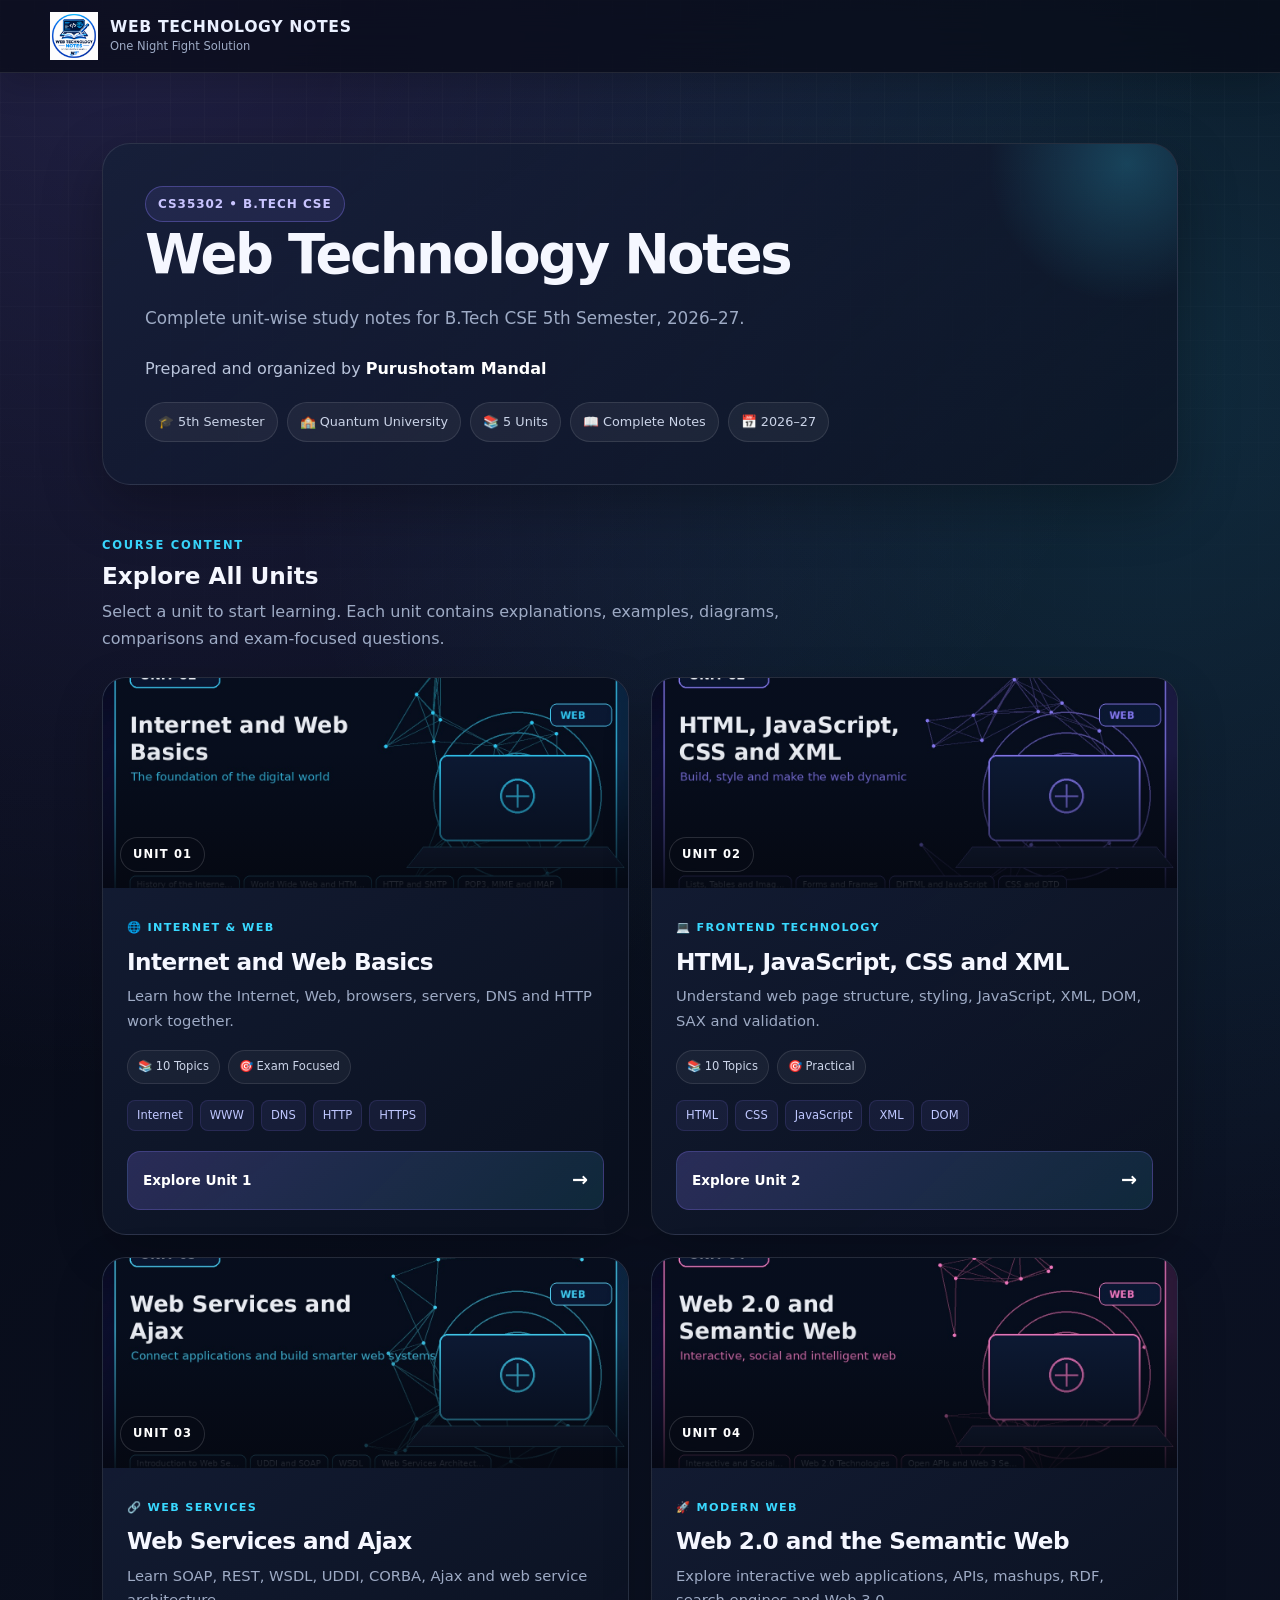
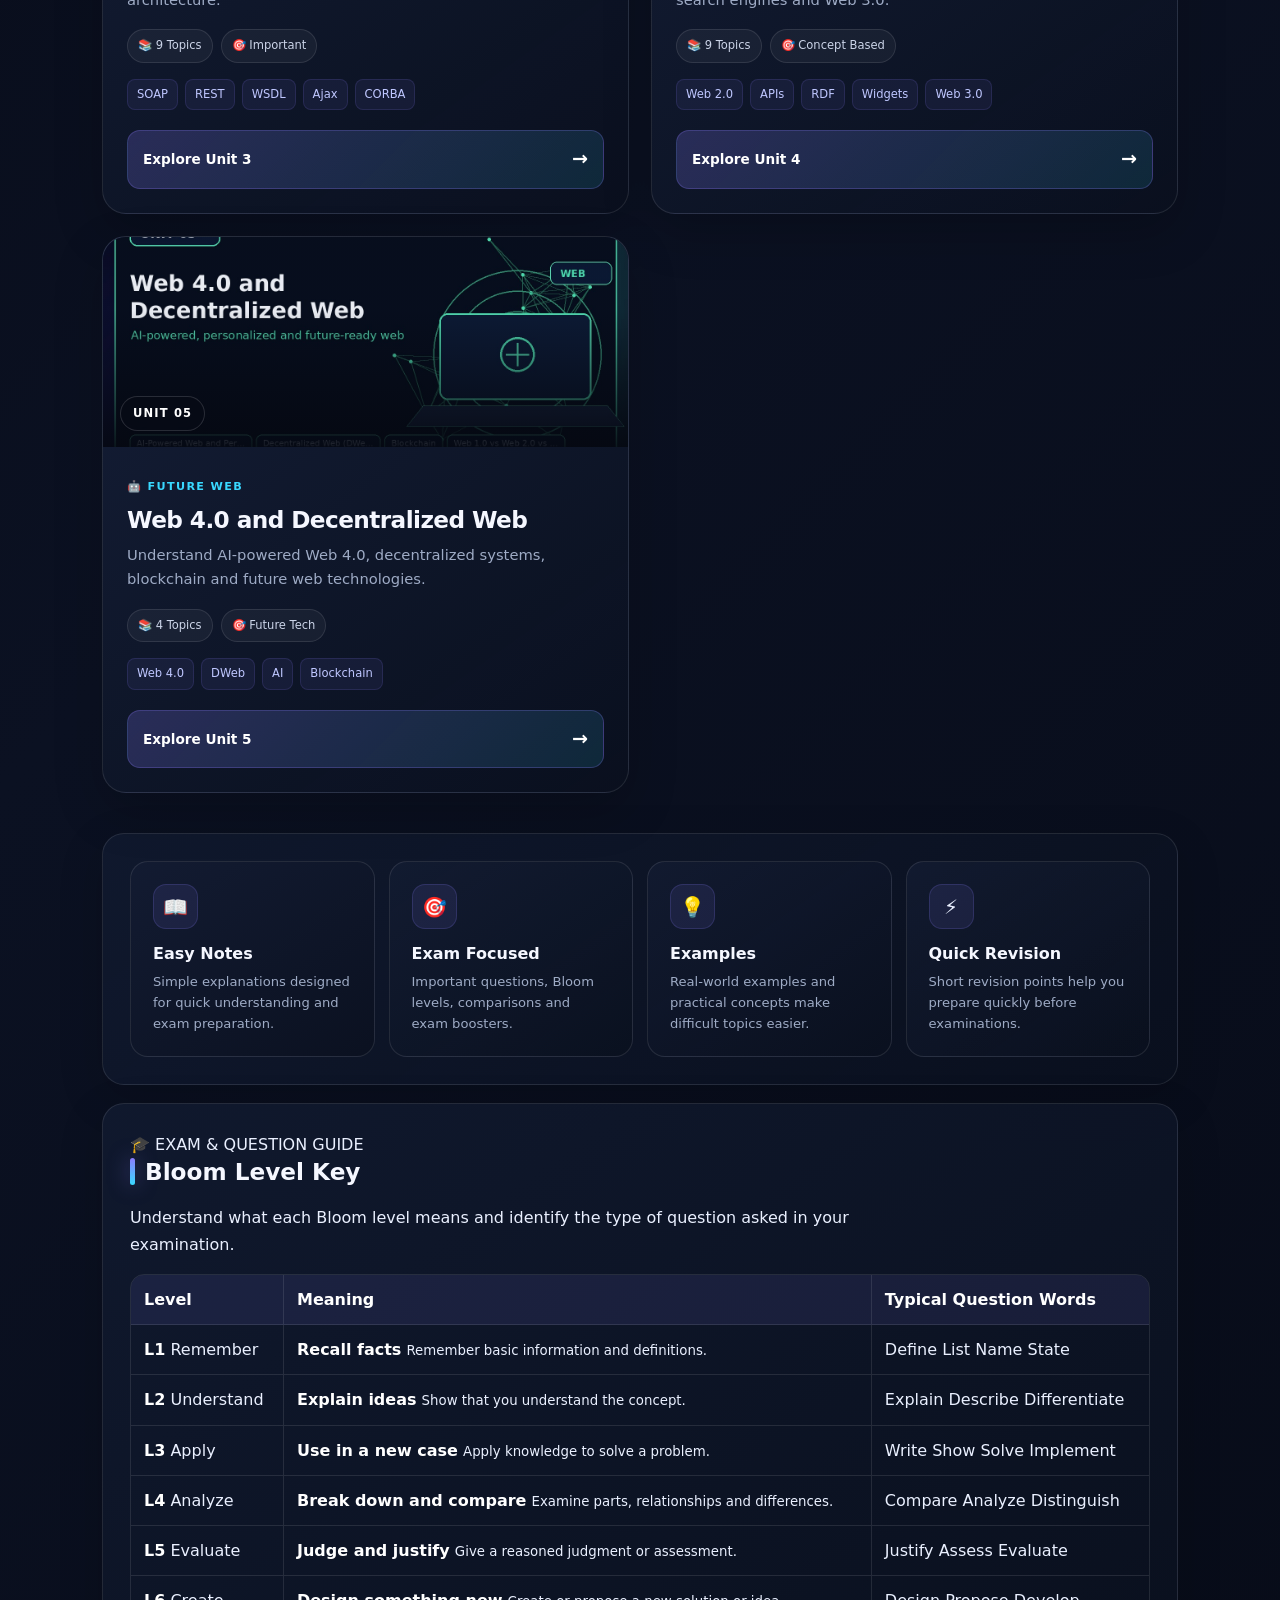
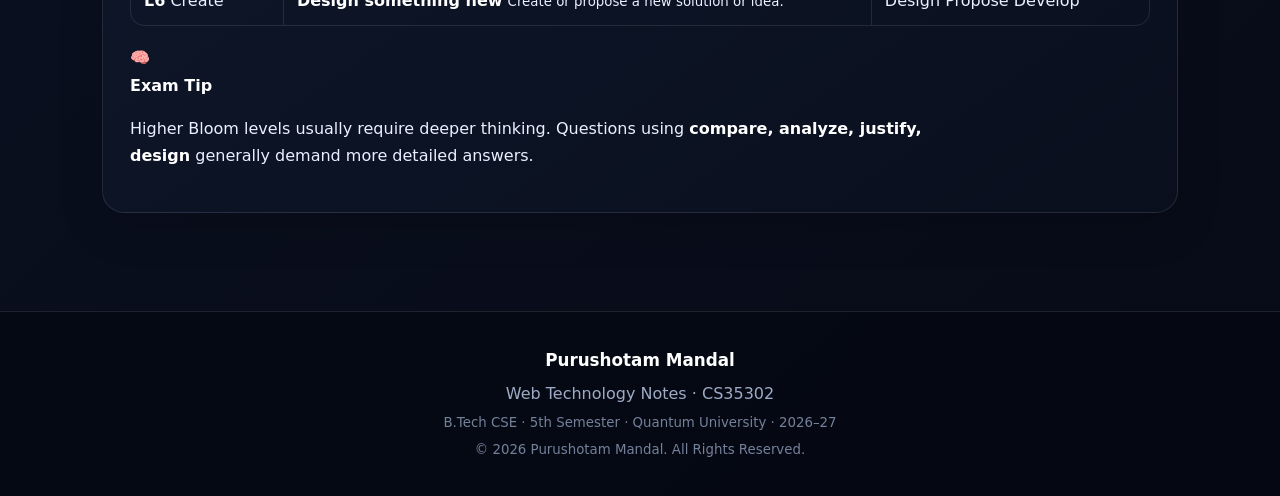
<file: index.html>
<!DOCTYPE html>
<html lang="en">

<head>
    <meta charset="utf-8">
    <meta name="viewport" content="width=device-width, initial-scale=1">

    <title>Purushotam Mandal | Web Technology Notes</title>

    <link rel="stylesheet" href="style.css">
</head>

<body>

<header class="top">

    <div class="top-inner">

        <a class="brand" href="index.html">

            <img
                src="logo.png"
                alt="Web Technology Notes Logo"
                class="site-logo"
            >

            <span class="brand-copy">
                <span class="brand-name">WEB TECHNOLOGY NOTES</span>
                <span class="brand-subtitle">One Night Fight Solution</span>
            </span>

        </a>

    </div>

</header>


<main class="solo">

    <!-- HERO -->

    <div class="hero">

        <span class="badge">
            CS35302 • B.TECH CSE
        </span>

        <h1>
            Web Technology Notes
        </h1>

        <p class="lead">
            Complete unit-wise study notes for B.Tech CSE 5th Semester, 2026–27.
        </p>

        <div class="hero-author">
            Prepared and organized by
            <strong>Purushotam Mandal</strong>
        </div>

        <div class="hero-info">
            <span>🎓 5th Semester</span>
            <span>🏫 Quantum University</span>
            <span>📚 5 Units</span>
            <span>📖 Complete Notes</span>
            <span>📅 2026–27</span>
        </div>

    </div>


    <!-- COURSE CONTENT -->

    <div class="section-heading">

        <div>
            <span class="mini-label">COURSE CONTENT</span>

            <h2>
                Explore All Units
            </h2>

            <p>
                Select a unit to start learning. Each unit contains
                explanations, examples, diagrams, comparisons and exam-focused questions.
            </p>
        </div>

    </div>


    <!-- UNIT CARDS -->

    <div class="unit-grid">


        <!-- UNIT 1 -->

       <article class="unit-card">

    <div class="unit-image">

        <img
            src="./unit1.jpg"
            alt="Internet and Web Basics"
        >

        <span class="unit-number">
            UNIT 01
        </span>

    </div>

    <div class="unit-content">

                <span class="unit-label">
                    🌐 INTERNET & WEB
                </span>

                <h3>
                    Internet and Web Basics
                </h3>

                <p>
                    Learn how the Internet, Web, browsers, servers,
                    DNS and HTTP work together.
                </p>

                <div class="unit-stats">
                    <span>📚 10 Topics</span>
                    <span>🎯 Exam Focused</span>
                </div>

                <div class="topic-preview">
                    <span>Internet</span>
                    <span>WWW</span>
                    <span>DNS</span>
                    <span>HTTP</span>
                    <span>HTTPS</span>
                </div>

                <a class="unit-button" href="unit-1.html">
                    Explore Unit 1
                    <span>→</span>
                </a>

            </div>

        </article>


        <!-- UNIT 2 -->

        <article class="unit-card">

            <div class="unit-image">

                <img
                    src="unit2.jpg"
                    alt="HTML JavaScript CSS XML"
                >

                <span class="unit-number">
                    UNIT 02
                </span>

            </div>

            <div class="unit-content">

                <span class="unit-label">
                    💻 FRONTEND TECHNOLOGY
                </span>

                <h3>
                    HTML, JavaScript, CSS and XML
                </h3>

                <p>
                    Understand web page structure, styling,
                    JavaScript, XML, DOM, SAX and validation.
                </p>

                <div class="unit-stats">
                    <span>📚 10 Topics</span>
                    <span>🎯 Practical</span>
                </div>

                <div class="topic-preview">
                    <span>HTML</span>
                    <span>CSS</span>
                    <span>JavaScript</span>
                    <span>XML</span>
                    <span>DOM</span>
                </div>

                <a class="unit-button" href="unit-2.html">
                    Explore Unit 2
                    <span>→</span>
                </a>

            </div>

        </article>


        <!-- UNIT 3 -->

        <article class="unit-card">

            <div class="unit-image">

                <img
                    src="unit3.jpg"
                    alt="Web Services and Ajax"
                >

                <span class="unit-number">
                    UNIT 03
                </span>

            </div>

            <div class="unit-content">

                <span class="unit-label">
                    🔗 WEB SERVICES
                </span>

                <h3>
                    Web Services and Ajax
                </h3>

                <p>
                    Learn SOAP, REST, WSDL, UDDI, CORBA,
                    Ajax and web service architecture.
                </p>

                <div class="unit-stats">
                    <span>📚 9 Topics</span>
                    <span>🎯 Important</span>
                </div>

                <div class="topic-preview">
                    <span>SOAP</span>
                    <span>REST</span>
                    <span>WSDL</span>
                    <span>Ajax</span>
                    <span>CORBA</span>
                </div>

                <a class="unit-button" href="unit-3.html">
                    Explore Unit 3
                    <span>→</span>
                </a>

            </div>

        </article>


        <!-- UNIT 4 -->

        <article class="unit-card">

            <div class="unit-image">

                <img
                    src="unit4.jpg"
                    alt="Web 2.0 and Semantic Web"
                >

                <span class="unit-number">
                    UNIT 04
                </span>

            </div>

            <div class="unit-content">

                <span class="unit-label">
                    🚀 MODERN WEB
                </span>

                <h3>
                    Web 2.0 and the Semantic Web
                </h3>

                <p>
                    Explore interactive web applications,
                    APIs, mashups, RDF, search engines and Web 3.0.
                </p>

                <div class="unit-stats">
                    <span>📚 9 Topics</span>
                    <span>🎯 Concept Based</span>
                </div>

                <div class="topic-preview">
                    <span>Web 2.0</span>
                    <span>APIs</span>
                    <span>RDF</span>
                    <span>Widgets</span>
                    <span>Web 3.0</span>
                </div>

                <a class="unit-button" href="unit-4.html">
                    Explore Unit 4
                    <span>→</span>
                </a>

            </div>

        </article>


        <!-- UNIT 5 -->

        <article class="unit-card">

            <div class="unit-image">

                <img
                    src="unit5.jpg"
                    alt="Web 4.0 and Decentralized Web"
                >

                <span class="unit-number">
                    UNIT 05
                </span>

            </div>

            <div class="unit-content">

                <span class="unit-label">
                    🤖 FUTURE WEB
                </span>

                <h3>
                    Web 4.0 and Decentralized Web
                </h3>

                <p>
                    Understand AI-powered Web 4.0,
                    decentralized systems, blockchain and future web technologies.
                </p>

                <div class="unit-stats">
                    <span>📚 4 Topics</span>
                    <span>🎯 Future Tech</span>
                </div>

                <div class="topic-preview">
                    <span>Web 4.0</span>
                    <span>DWeb</span>
                    <span>AI</span>
                    <span>Blockchain</span>
                </div>

                <a class="unit-button" href="unit-5.html">
                    Explore Unit 5
                    <span>→</span>
                </a>

            </div>

        </article>

    </div>


    <!-- STUDY FEATURES -->

    <section class="study-features">

        <div class="feature-card">

            <div class="feature-icon">📖</div>

            <h3>Easy Notes</h3>

            <p>
                Simple explanations designed for quick understanding
                and exam preparation.
            </p>

        </div>


        <div class="feature-card">

            <div class="feature-icon">🎯</div>

            <h3>Exam Focused</h3>

            <p>
                Important questions, Bloom levels,
                comparisons and exam boosters.
            </p>

        </div>


        <div class="feature-card">

            <div class="feature-icon">💡</div>

            <h3>Examples</h3>

            <p>
                Real-world examples and practical concepts
                make difficult topics easier.
            </p>

        </div>


        <div class="feature-card">

            <div class="feature-icon">⚡</div>

            <h3>Quick Revision</h3>

            <p>
                Short revision points help you prepare
                quickly before examinations.
            </p>

        </div>

    </section>


    <!-- BLOOM LEVEL -->
<section class="bloom-section">

    <div class="bloom-header">

        <div>
            <span class="bloom-label">🎓 EXAM & QUESTION GUIDE</span>

            <h2>
                Bloom Level Key
            </h2>

            <p>
                Understand what each Bloom level means and identify the
                type of question asked in your examination.
            </p>
        </div>

    </div>


    <div class="bloom-table-wrap">

        <table class="bloom-table">

            <thead>
                <tr>
                    <th>Level</th>
                    <th>Meaning</th>
                    <th>Typical Question Words</th>
                </tr>
            </thead>

            <tbody>

                <tr>
                    <td>
                        <span class="bloom-badge l1">
                            <strong>L1</strong>
                            <span>Remember</span>
                        </span>
                    </td>

                    <td>
                        <strong>Recall facts</strong>
                        <small>Remember basic information and definitions.</small>
                    </td>

                    <td>
                        <div class="question-words">
                            <span>Define</span>
                            <span>List</span>
                            <span>Name</span>
                            <span>State</span>
                        </div>
                    </td>
                </tr>


                <tr>
                    <td>
                        <span class="bloom-badge l2">
                            <strong>L2</strong>
                            <span>Understand</span>
                        </span>
                    </td>

                    <td>
                        <strong>Explain ideas</strong>
                        <small>Show that you understand the concept.</small>
                    </td>

                    <td>
                        <div class="question-words">
                            <span>Explain</span>
                            <span>Describe</span>
                            <span>Differentiate</span>
                        </div>
                    </td>
                </tr>


                <tr>
                    <td>
                        <span class="bloom-badge l3">
                            <strong>L3</strong>
                            <span>Apply</span>
                        </span>
                    </td>

                    <td>
                        <strong>Use in a new case</strong>
                        <small>Apply knowledge to solve a problem.</small>
                    </td>

                    <td>
                        <div class="question-words">
                            <span>Write</span>
                            <span>Show</span>
                            <span>Solve</span>
                            <span>Implement</span>
                        </div>
                    </td>
                </tr>


                <tr>
                    <td>
                        <span class="bloom-badge l4">
                            <strong>L4</strong>
                            <span>Analyze</span>
                        </span>
                    </td>

                    <td>
                        <strong>Break down and compare</strong>
                        <small>Examine parts, relationships and differences.</small>
                    </td>

                    <td>
                        <div class="question-words">
                            <span>Compare</span>
                            <span>Analyze</span>
                            <span>Distinguish</span>
                        </div>
                    </td>
                </tr>


                <tr>
                    <td>
                        <span class="bloom-badge l5">
                            <strong>L5</strong>
                            <span>Evaluate</span>
                        </span>
                    </td>

                    <td>
                        <strong>Judge and justify</strong>
                        <small>Give a reasoned judgment or assessment.</small>
                    </td>

                    <td>
                        <div class="question-words">
                            <span>Justify</span>
                            <span>Assess</span>
                            <span>Evaluate</span>
                        </div>
                    </td>
                </tr>


                <tr>
                    <td>
                        <span class="bloom-badge l6">
                            <strong>L6</strong>
                            <span>Create</span>
                        </span>
                    </td>

                    <td>
                        <strong>Design something new</strong>
                        <small>Create or propose a new solution or idea.</small>
                    </td>

                    <td>
                        <div class="question-words">
                            <span>Design</span>
                            <span>Propose</span>
                            <span>Develop</span>
                        </div>
                    </td>
                </tr>

            </tbody>

        </table>

    </div>


    <div class="bloom-tip">

        <div class="bloom-tip-icon">
            🧠
        </div>

        <div>
            <strong>Exam Tip</strong>
            <p>
                Higher Bloom levels usually require deeper thinking.
                Questions using <b>compare, analyze, justify, design</b>
                generally demand more detailed answers.
            </p>
        </div>

    </div>

</section>
</main>


<footer class="foot">

    <strong>
        Purushotam Mandal
    </strong>

    <span>
        Web Technology Notes · CS35302
    </span>

    <small>
        B.Tech CSE · 5th Semester · Quantum University · 2026–27
    </small>

    <small>
        © 2026 Purushotam Mandal. All Rights Reserved.
    </small>

</footer>

</body>
</html>
</file>
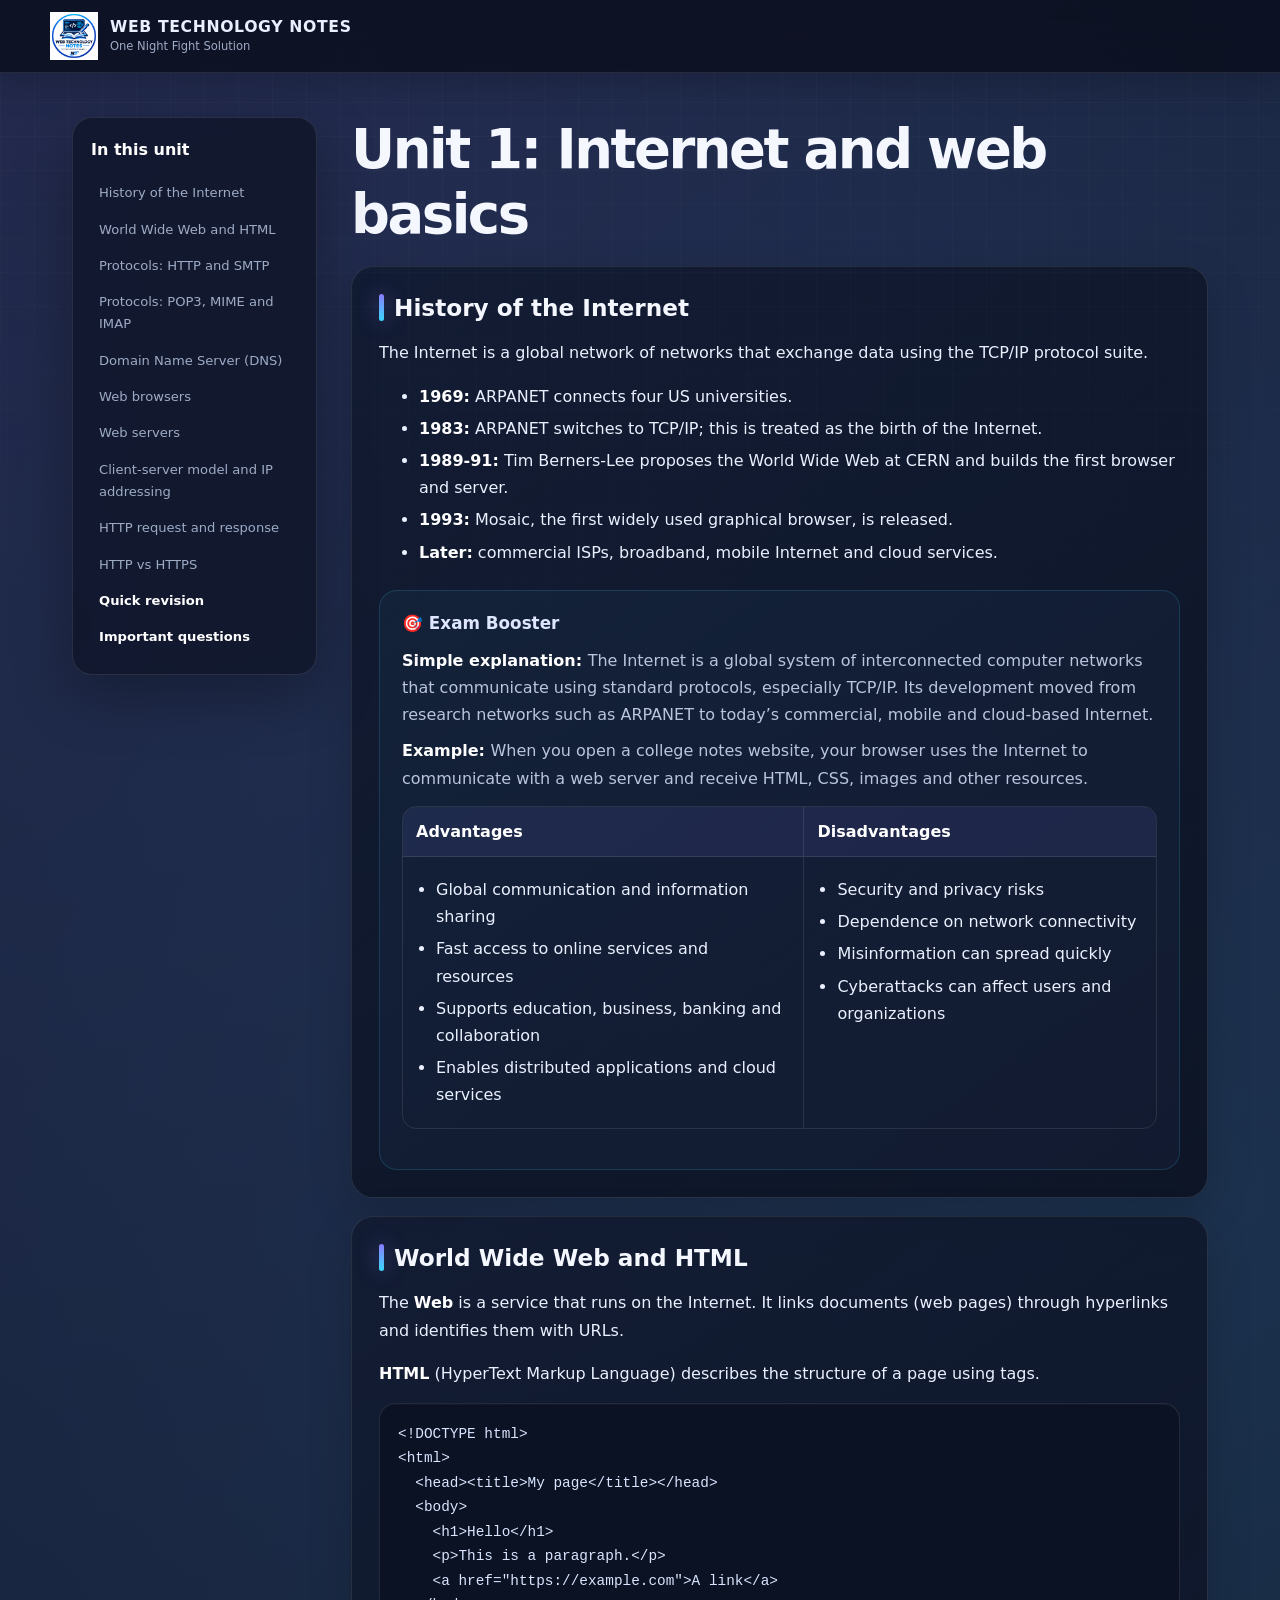
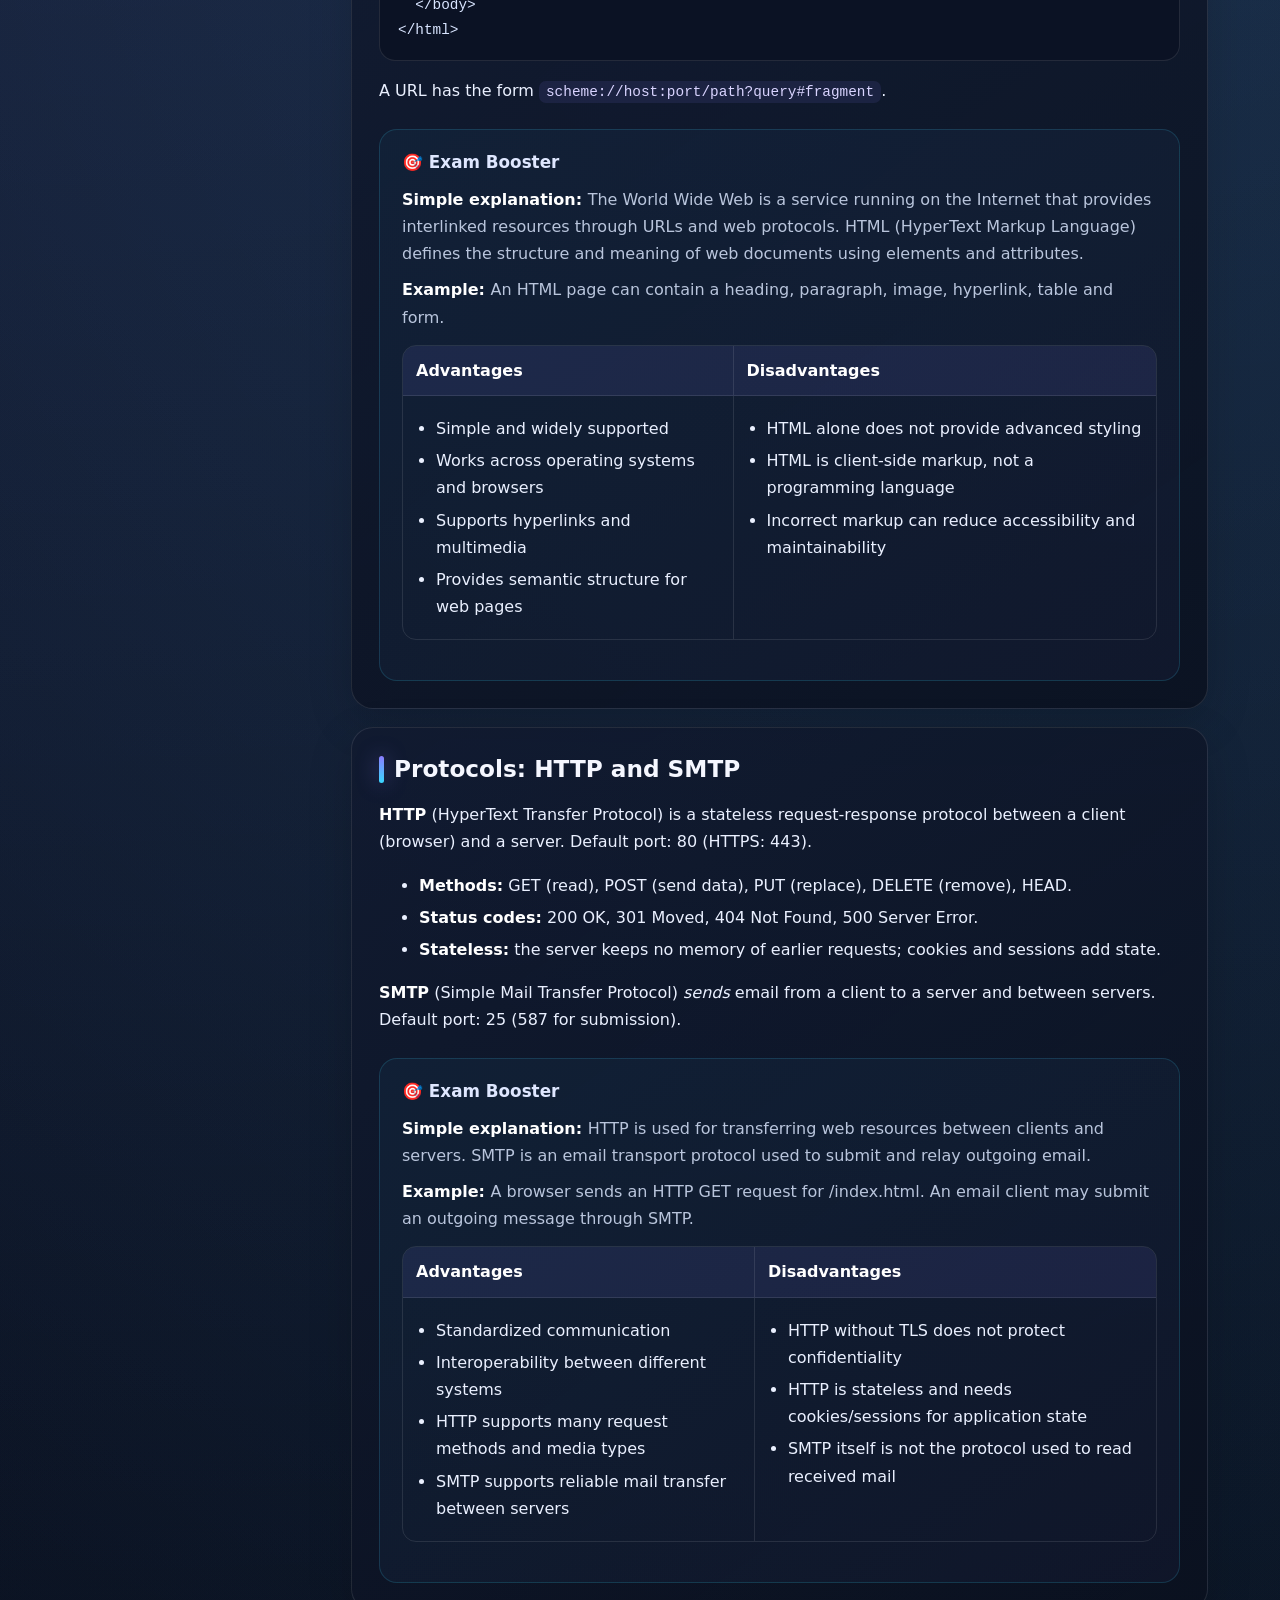
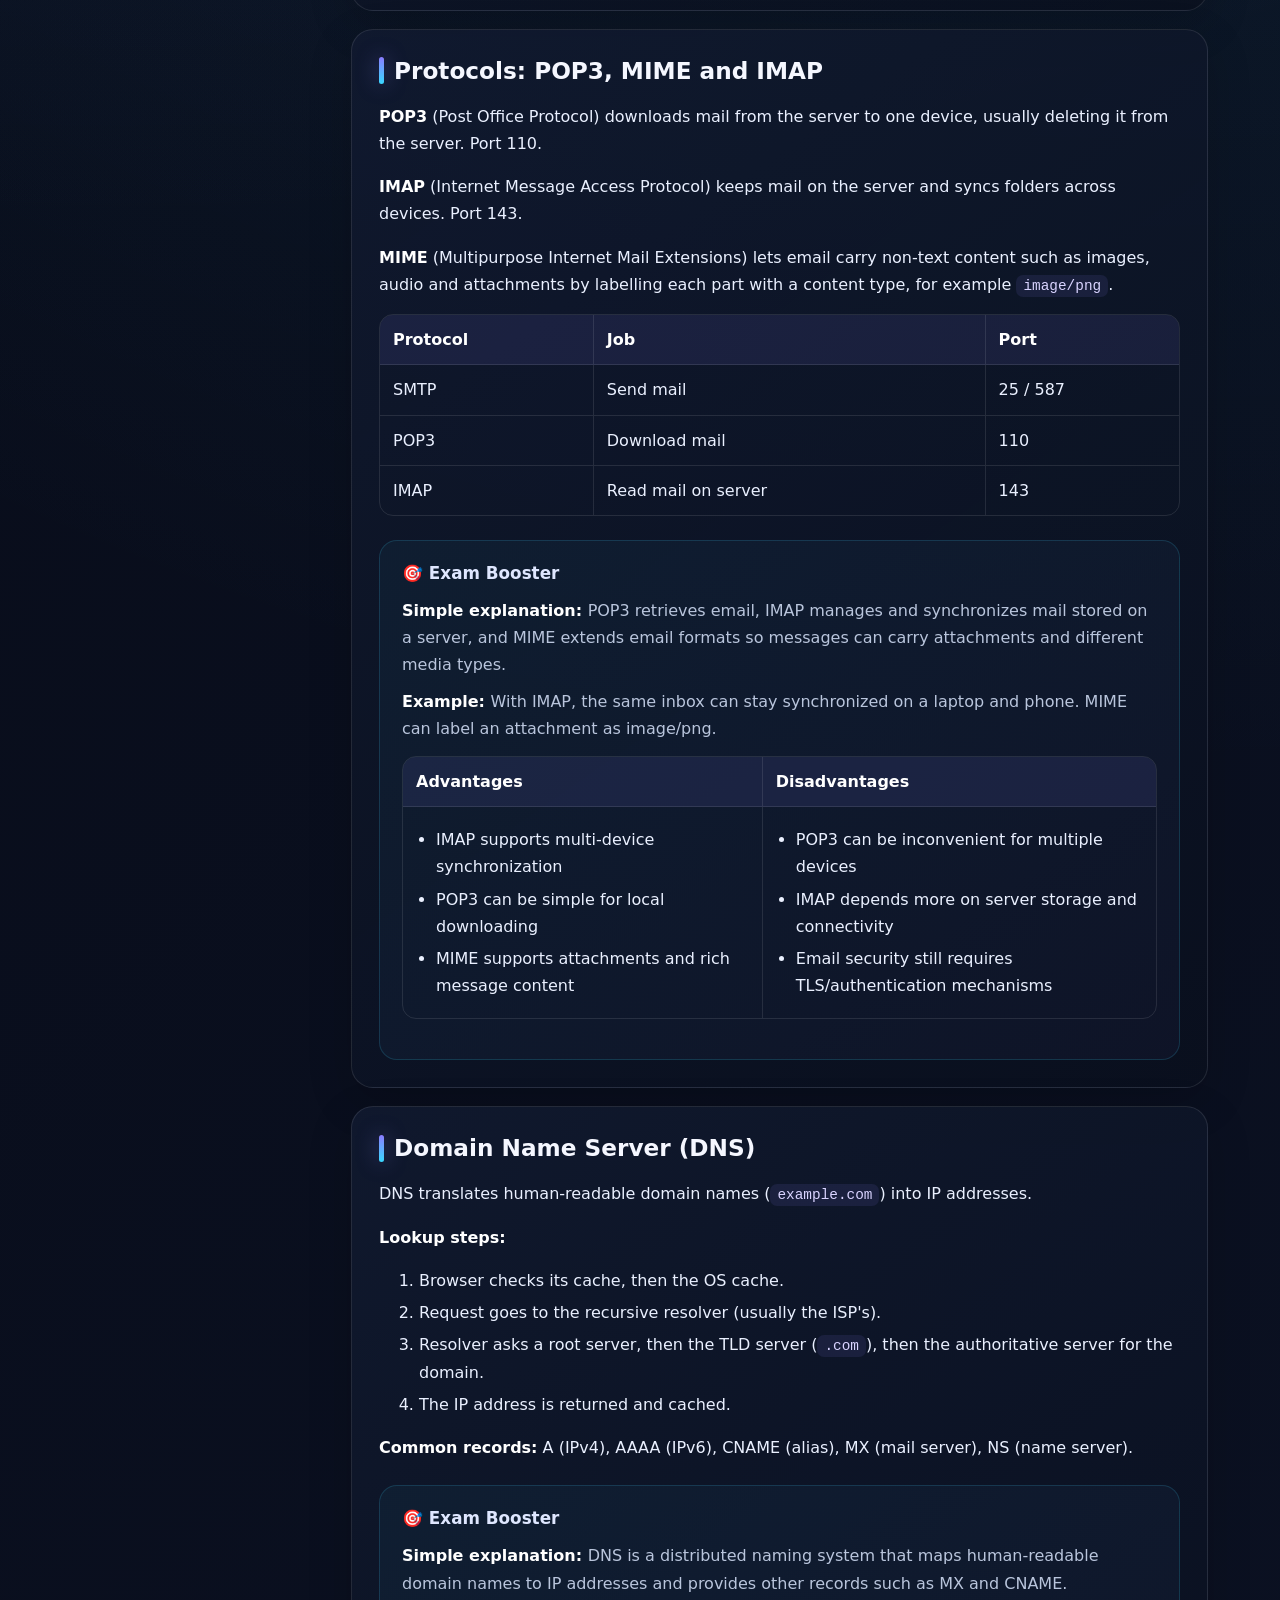
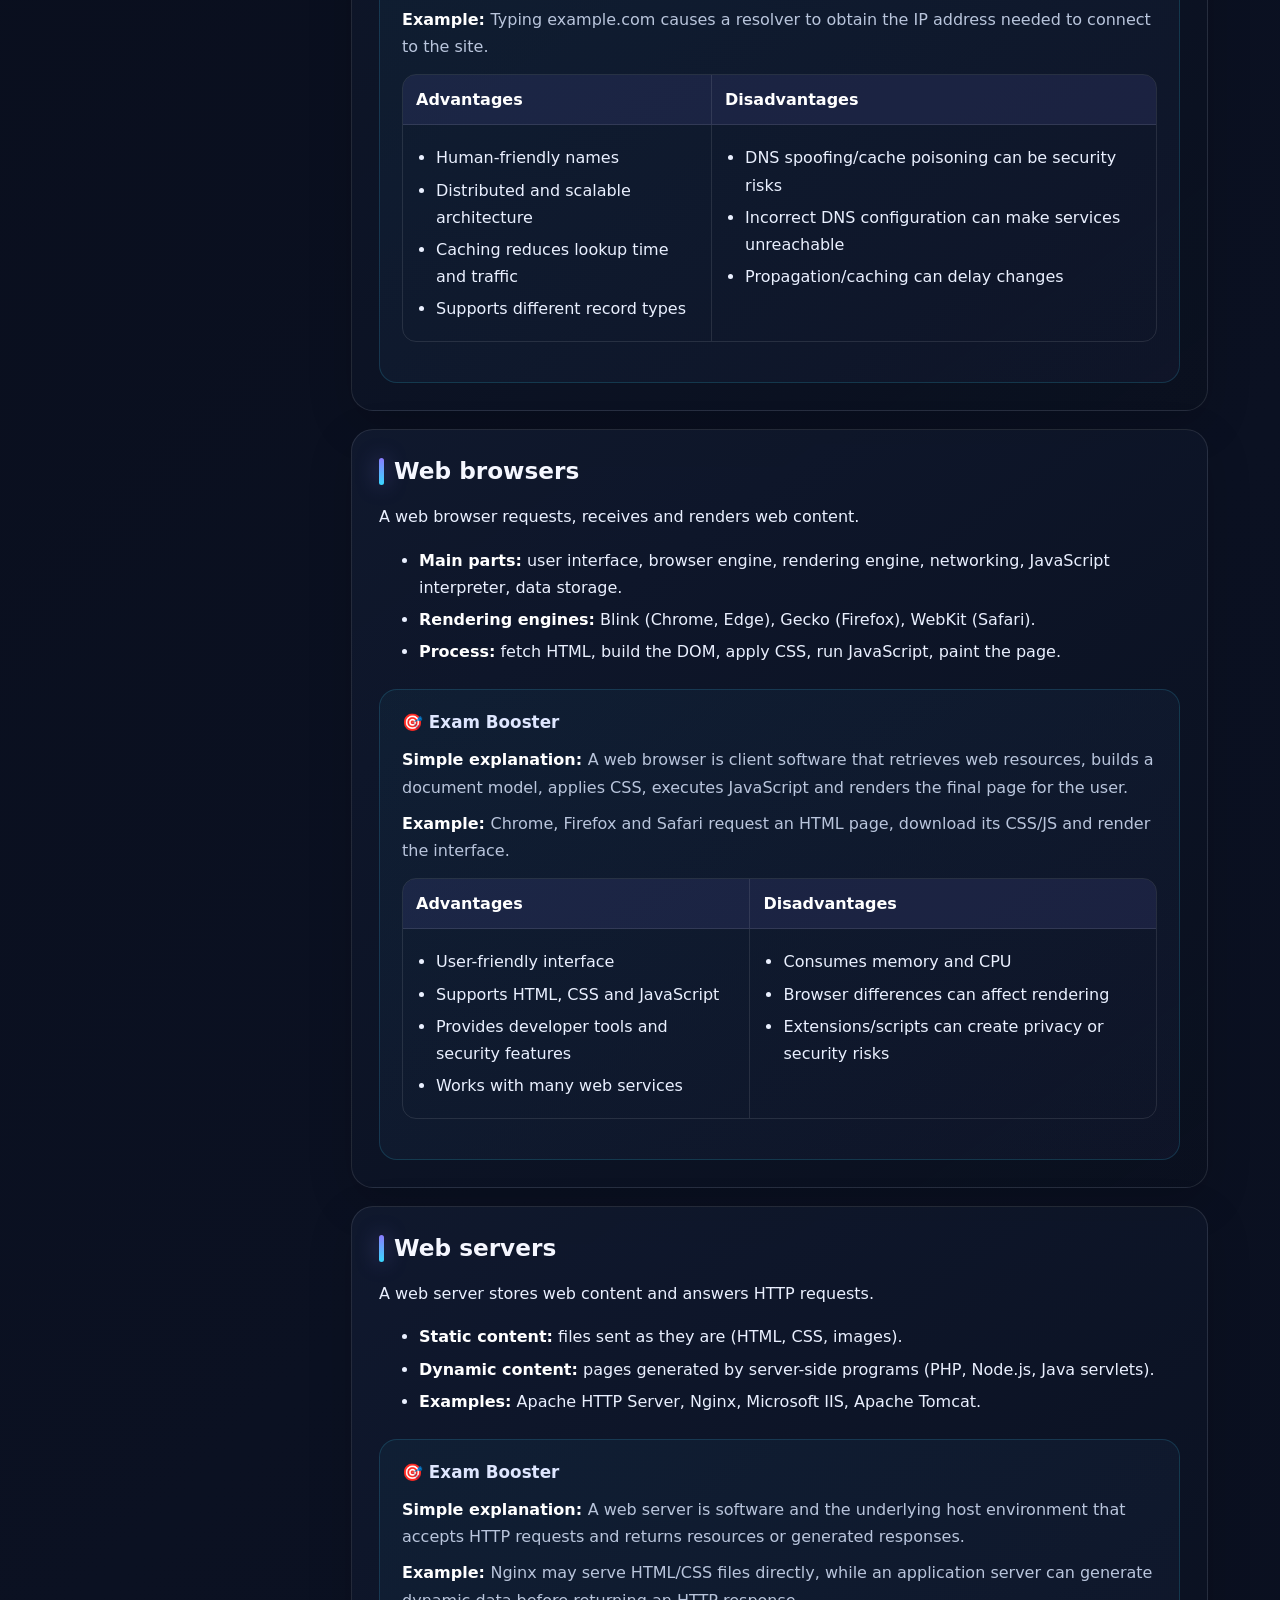
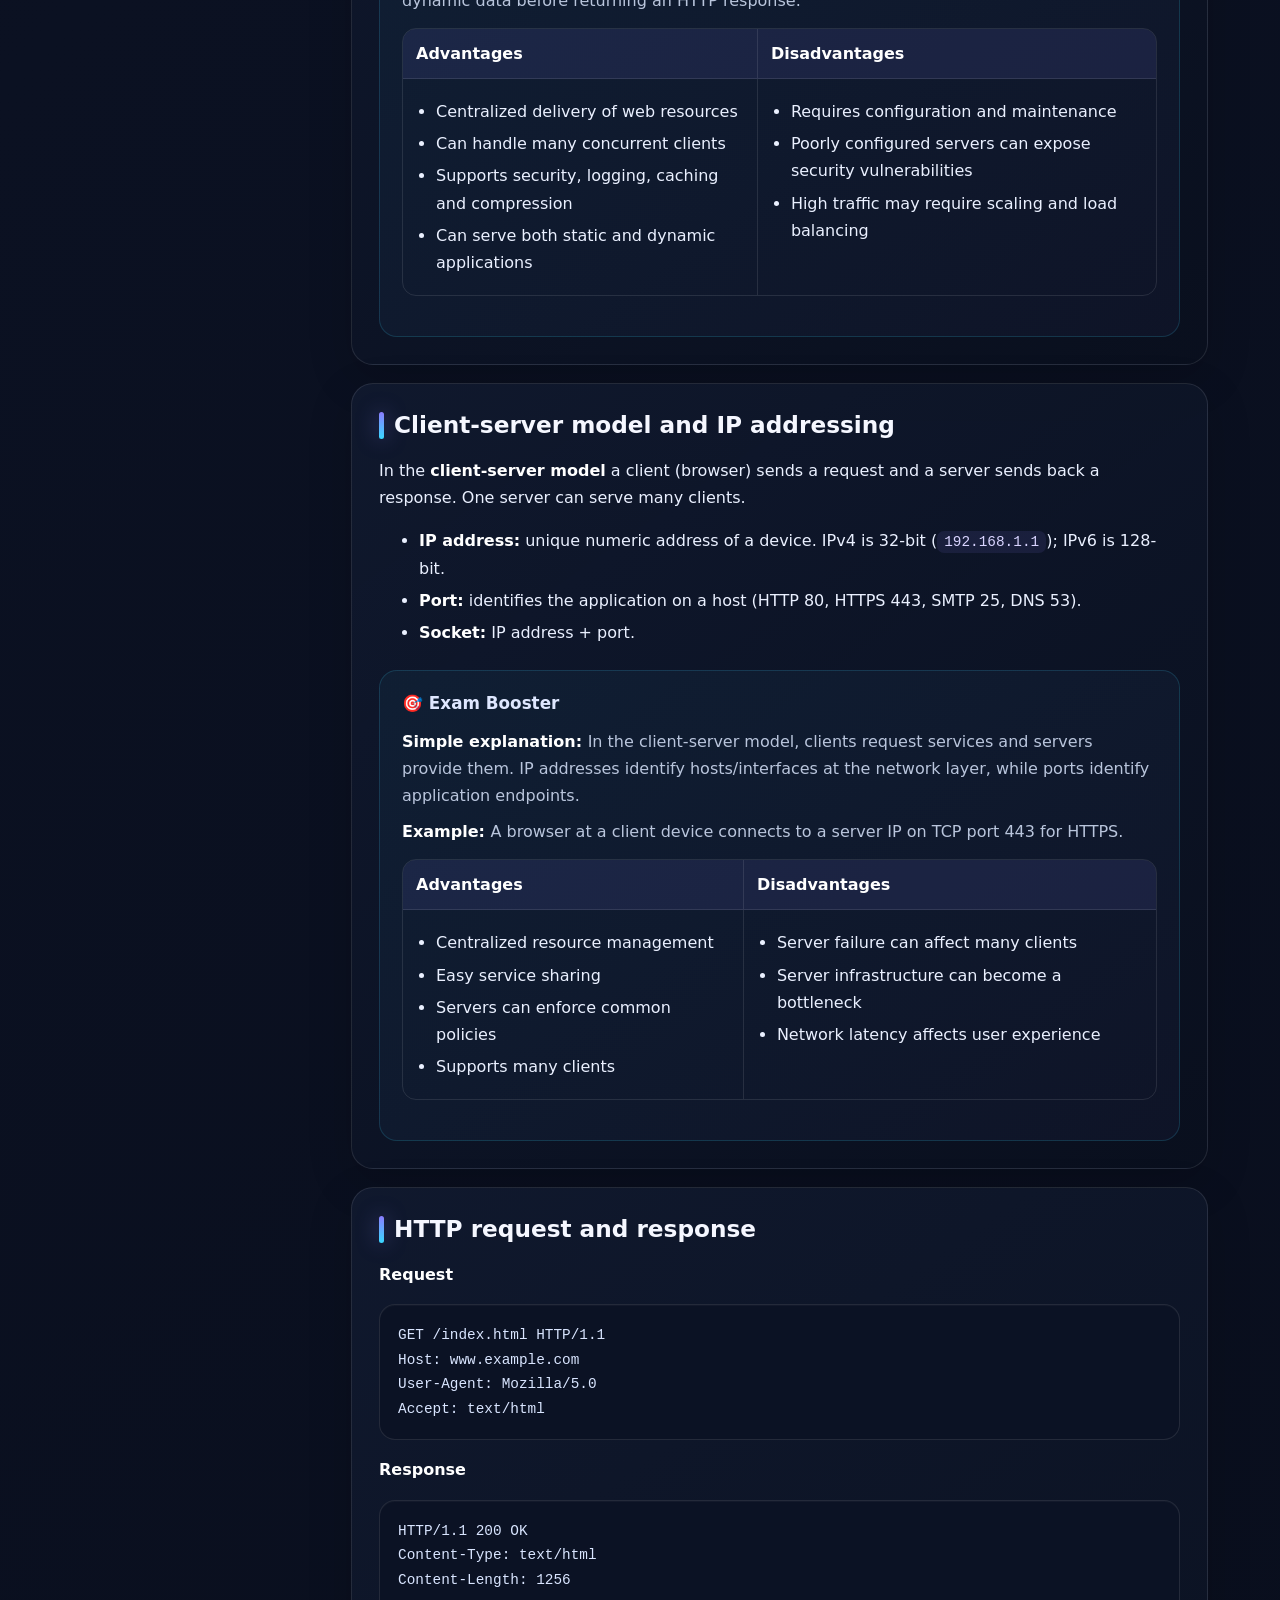
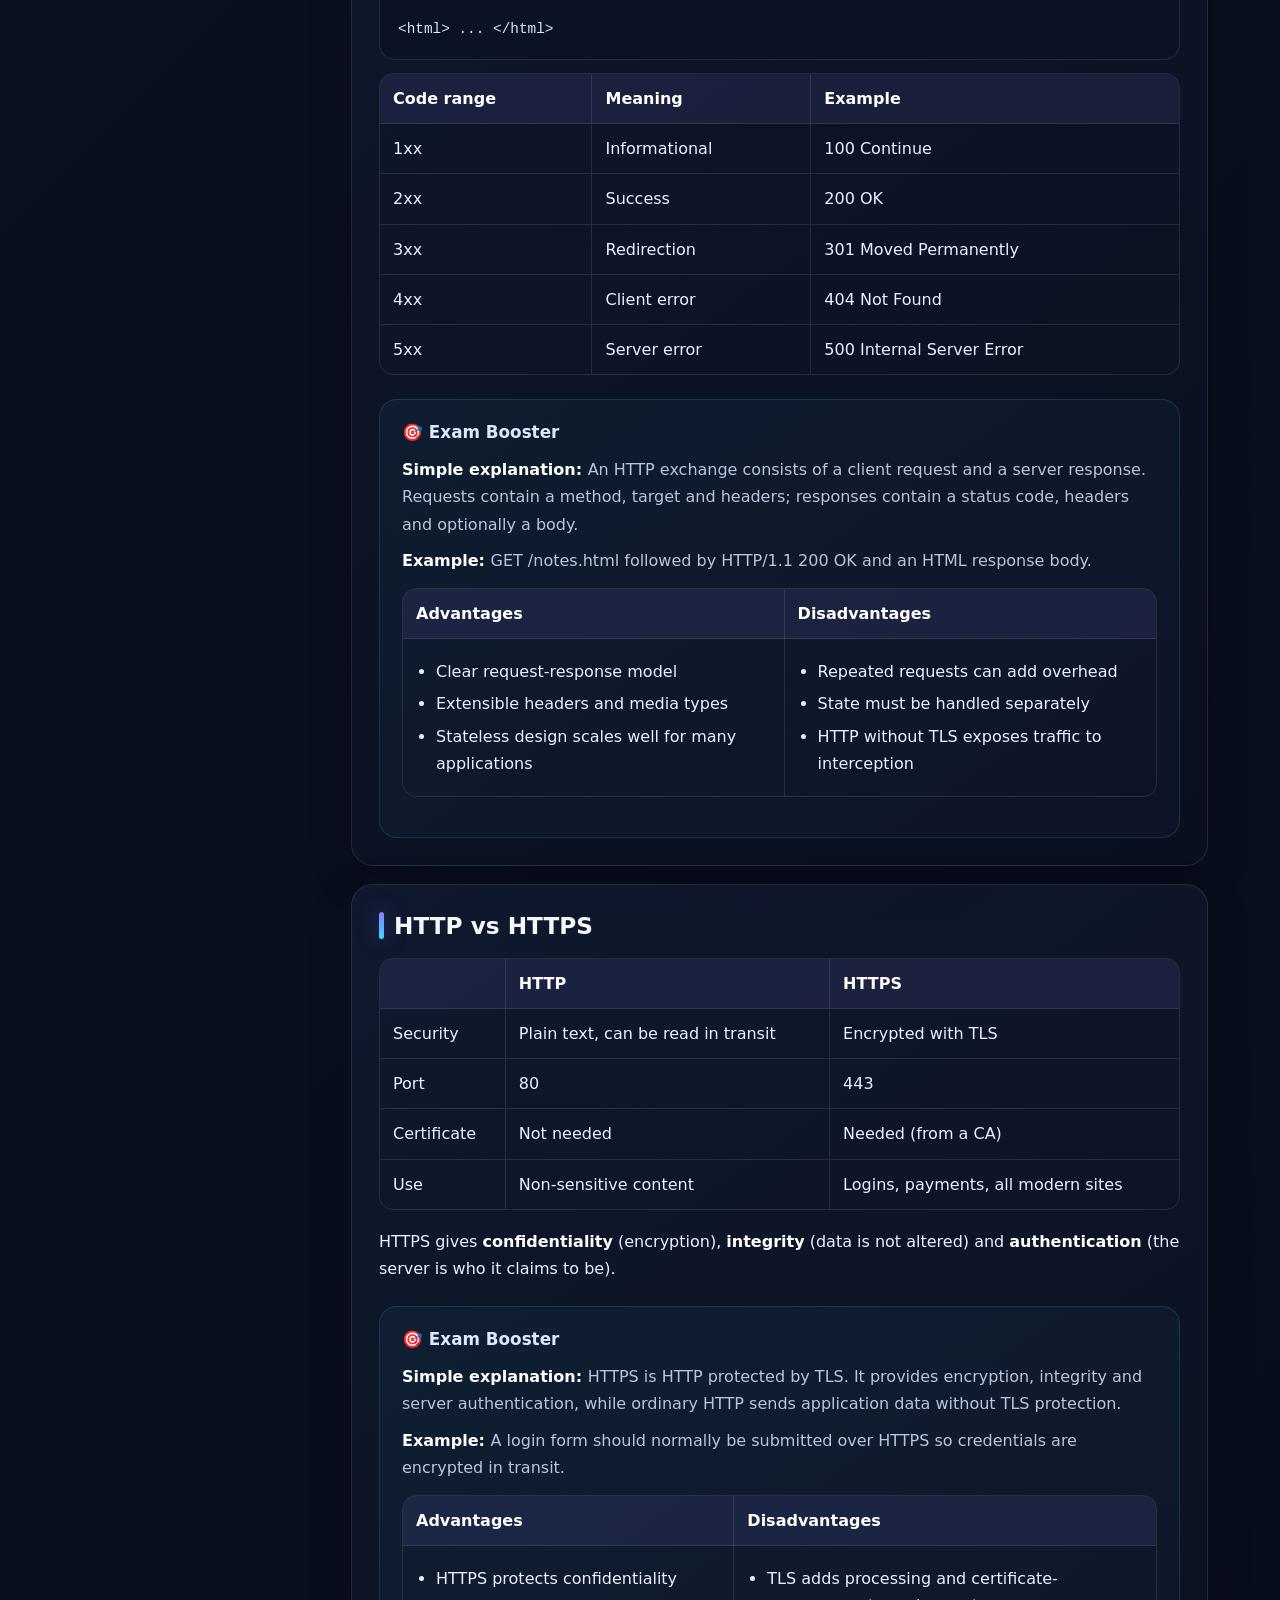
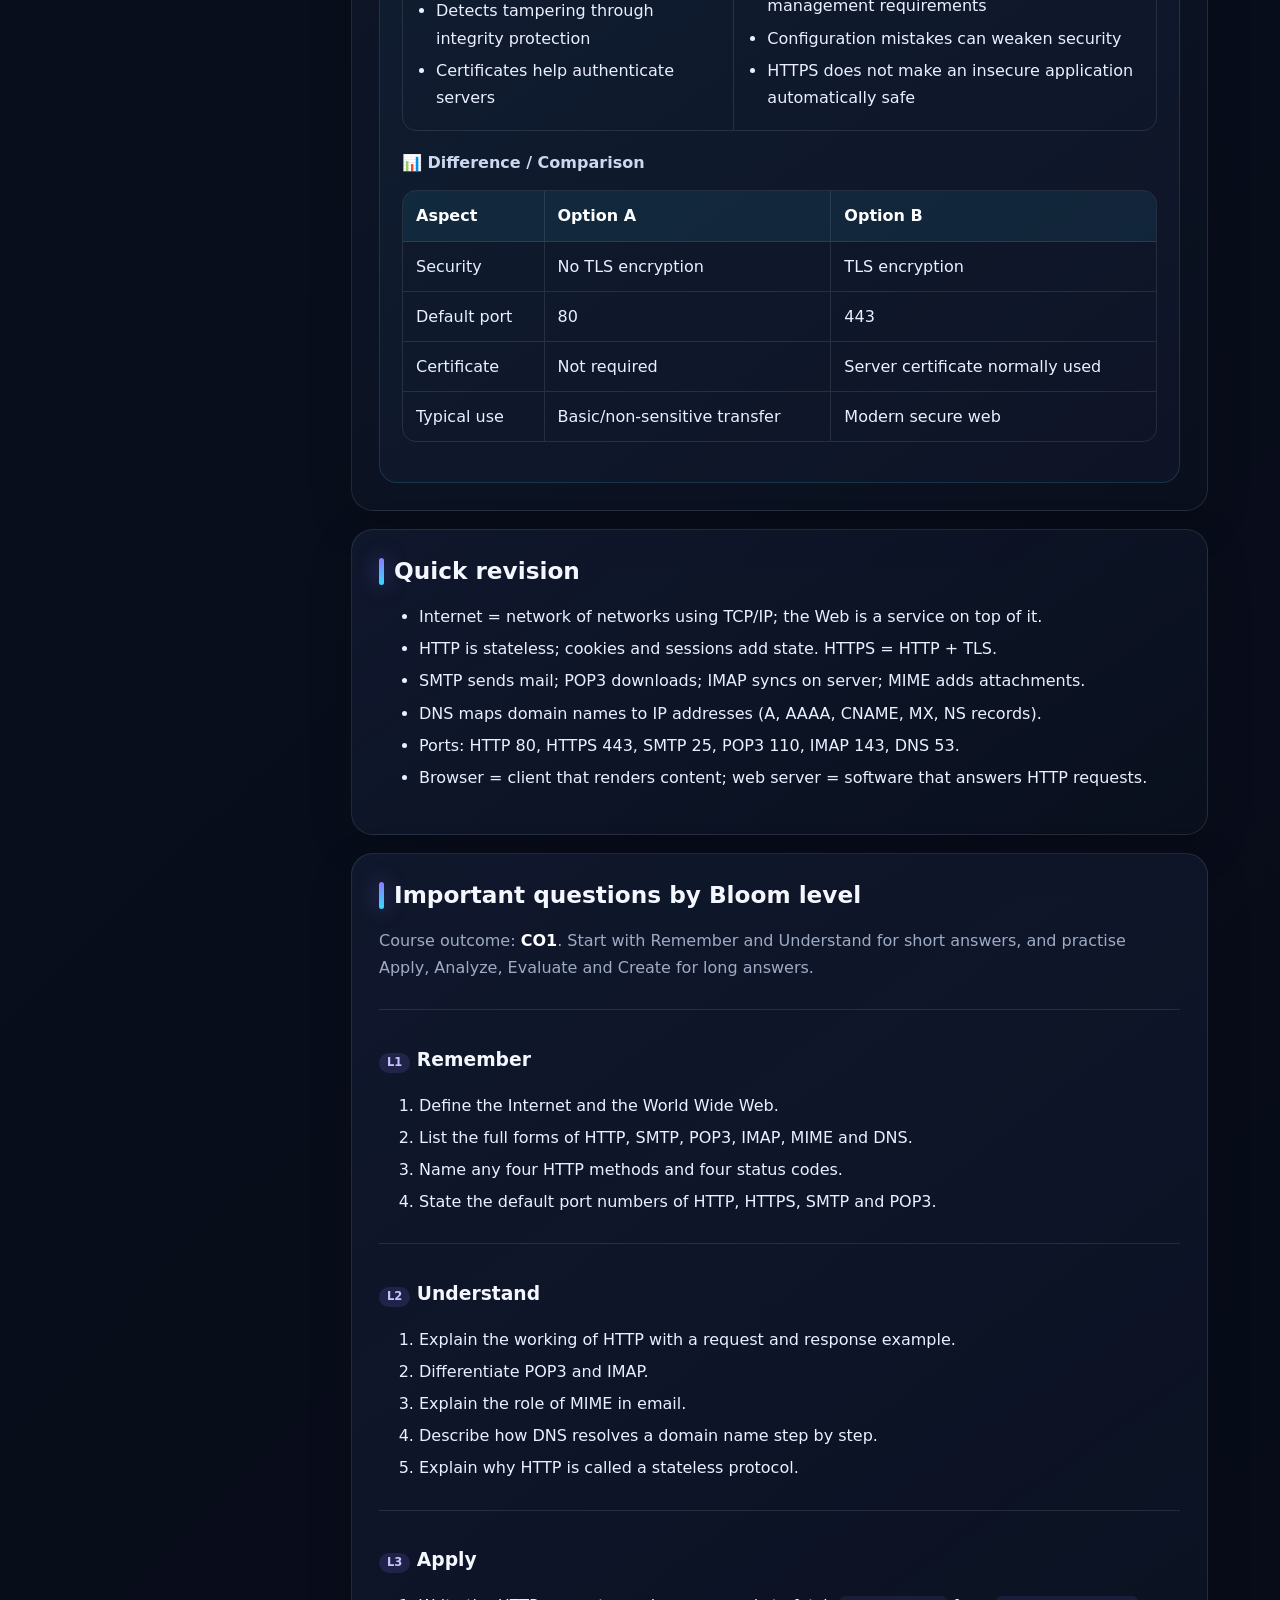
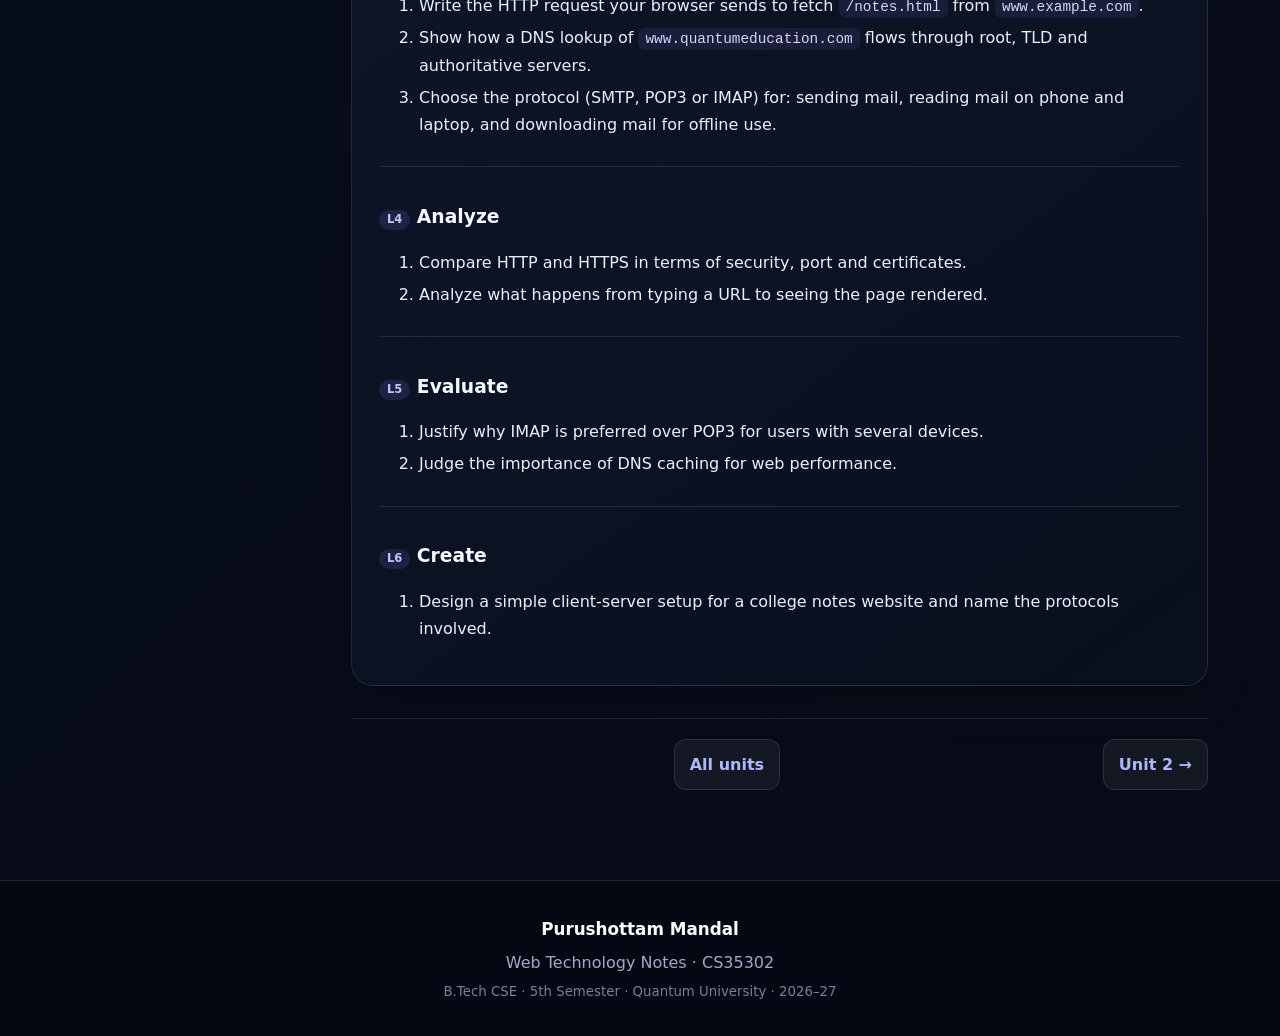
<file: unit-1.html>
<!DOCTYPE html>

<html lang="en">
<head>
<meta charset="utf-8"/>
<meta content="width=device-width, initial-scale=1" name="viewport"/>
<title>Unit 1 - Web Technology</title>
<link href="style.css" rel="stylesheet"/>
</head>
<body>
<header class="top">

    <div class="top-inner">

        <a class="brand" href="index.html">

            <img
                src="./logo.png"
                alt="Web Technology Notes Logo"
                class="site-logo"
            >

            <span class="brand-copy">
                <span class="brand-name">WEB TECHNOLOGY NOTES</span>
                <span class="brand-subtitle">One Night Fight Solution</span>
            </span>

        </a>

    </div>

</header>
<div class="layout"><aside class="toc"><p class="toc-title">In this unit</p><ul><li><a href="#history-of-the-internet">History of the Internet</a></li><li><a href="#world-wide-web-and-html">World Wide Web and HTML</a></li><li><a href="#protocols--http-and-smtp">Protocols: HTTP and SMTP</a></li><li><a href="#protocols--pop3--mime-and-imap">Protocols: POP3, MIME and IMAP</a></li><li><a href="#domain-name-server--dns">Domain Name Server (DNS)</a></li><li><a href="#web-browsers">Web browsers</a></li><li><a href="#web-servers">Web servers</a></li><li><a href="#client-server-model-and-ip-addressing">Client-server model and IP addressing</a></li><li><a href="#http-request-and-response">HTTP request and response</a></li><li><a href="#http-vs-https">HTTP vs HTTPS</a></li><li><a href="#quick-revision"><b>Quick revision</b></a></li><li><a href="#important-questions"><b>Important questions</b></a></li></ul></aside><main><h1>Unit 1: Internet and web basics</h1><section id="history-of-the-internet"><h2>History of the Internet</h2>
<p>The Internet is a global network of networks that exchange data using the TCP/IP protocol suite.</p>
<ul>
<li><b>1969:</b> ARPANET connects four US universities.</li>
<li><b>1983:</b> ARPANET switches to TCP/IP; this is treated as the birth of the Internet.</li>
<li><b>1989-91:</b> Tim Berners-Lee proposes the World Wide Web at CERN and builds the first browser and server.</li>
<li><b>1993:</b> Mosaic, the first widely used graphical browser, is released.</li>
<li><b>Later:</b> commercial ISPs, broadband, mobile Internet and cloud services.</li>
</ul><div class="exam-booster"><h3>🎯 Exam Booster</h3><p><strong>Simple explanation: </strong>The Internet is a global system of interconnected computer networks that communicate using standard protocols, especially TCP/IP. Its development moved from research networks such as ARPANET to today’s commercial, mobile and cloud-based Internet.</p><p><strong>Example: </strong>When you open a college notes website, your browser uses the Internet to communicate with a web server and receive HTML, CSS, images and other resources.</p><table><tr><th>Advantages</th><th>Disadvantages</th></tr><tr><td><ul><li>Global communication and information sharing</li><li>Fast access to online services and resources</li><li>Supports education, business, banking and collaboration</li><li>Enables distributed applications and cloud services</li></ul></td><td><ul><li>Security and privacy risks</li><li>Dependence on network connectivity</li><li>Misinformation can spread quickly</li><li>Cyberattacks can affect users and organizations</li></ul></td></tr></table></div></section><section id="world-wide-web-and-html"><h2>World Wide Web and HTML</h2>
<p>The <b>Web</b> is a service that runs on the Internet. It links documents (web pages) through hyperlinks and identifies them with URLs.</p>
<p><b>HTML</b> (HyperText Markup Language) describes the structure of a page using tags.</p><pre><code>&lt;!DOCTYPE html&gt;
&lt;html&gt;
  &lt;head&gt;&lt;title&gt;My page&lt;/title&gt;&lt;/head&gt;
  &lt;body&gt;
    &lt;h1&gt;Hello&lt;/h1&gt;
    &lt;p&gt;This is a paragraph.&lt;/p&gt;
    &lt;a href="https://example.com"&gt;A link&lt;/a&gt;
  &lt;/body&gt;
&lt;/html&gt;</code></pre>
<p>A URL has the form <code>scheme://host:port/path?query#fragment</code>.</p><div class="exam-booster"><h3>🎯 Exam Booster</h3><p><strong>Simple explanation: </strong>The World Wide Web is a service running on the Internet that provides interlinked resources through URLs and web protocols. HTML (HyperText Markup Language) defines the structure and meaning of web documents using elements and attributes.</p><p><strong>Example: </strong>An HTML page can contain a heading, paragraph, image, hyperlink, table and form.</p><table><tr><th>Advantages</th><th>Disadvantages</th></tr><tr><td><ul><li>Simple and widely supported</li><li>Works across operating systems and browsers</li><li>Supports hyperlinks and multimedia</li><li>Provides semantic structure for web pages</li></ul></td><td><ul><li>HTML alone does not provide advanced styling</li><li>HTML is client-side markup, not a programming language</li><li>Incorrect markup can reduce accessibility and maintainability</li></ul></td></tr></table></div></section><section id="protocols--http-and-smtp"><h2>Protocols: HTTP and SMTP</h2>
<p><b>HTTP</b> (HyperText Transfer Protocol) is a stateless request-response protocol between a client (browser) and a server. Default port: 80 (HTTPS: 443).</p>
<ul>
<li><b>Methods:</b> GET (read), POST (send data), PUT (replace), DELETE (remove), HEAD.</li>
<li><b>Status codes:</b> 200 OK, 301 Moved, 404 Not Found, 500 Server Error.</li>
<li><b>Stateless:</b> the server keeps no memory of earlier requests; cookies and sessions add state.</li>
</ul>
<p><b>SMTP</b> (Simple Mail Transfer Protocol) <i>sends</i> email from a client to a server and between servers. Default port: 25 (587 for submission).</p><div class="exam-booster"><h3>🎯 Exam Booster</h3><p><strong>Simple explanation: </strong>HTTP is used for transferring web resources between clients and servers. SMTP is an email transport protocol used to submit and relay outgoing email.</p><p><strong>Example: </strong>A browser sends an HTTP GET request for /index.html. An email client may submit an outgoing message through SMTP.</p><table><tr><th>Advantages</th><th>Disadvantages</th></tr><tr><td><ul><li>Standardized communication</li><li>Interoperability between different systems</li><li>HTTP supports many request methods and media types</li><li>SMTP supports reliable mail transfer between servers</li></ul></td><td><ul><li>HTTP without TLS does not protect confidentiality</li><li>HTTP is stateless and needs cookies/sessions for application state</li><li>SMTP itself is not the protocol used to read received mail</li></ul></td></tr></table></div></section><section id="protocols--pop3--mime-and-imap"><h2>Protocols: POP3, MIME and IMAP</h2>
<p><b>POP3</b> (Post Office Protocol) downloads mail from the server to one device, usually deleting it from the server. Port 110.</p>
<p><b>IMAP</b> (Internet Message Access Protocol) keeps mail on the server and syncs folders across devices. Port 143.</p>
<p><b>MIME</b> (Multipurpose Internet Mail Extensions) lets email carry non-text content such as images, audio and attachments by labelling each part with a content type, for example <code>image/png</code>.</p>
<table>
<tr><th>Protocol</th><th>Job</th><th>Port</th></tr>
<tr><td>SMTP</td><td>Send mail</td><td>25 / 587</td></tr>
<tr><td>POP3</td><td>Download mail</td><td>110</td></tr>
<tr><td>IMAP</td><td>Read mail on server</td><td>143</td></tr>
</table><div class="exam-booster"><h3>🎯 Exam Booster</h3><p><strong>Simple explanation: </strong>POP3 retrieves email, IMAP manages and synchronizes mail stored on a server, and MIME extends email formats so messages can carry attachments and different media types.</p><p><strong>Example: </strong>With IMAP, the same inbox can stay synchronized on a laptop and phone. MIME can label an attachment as image/png.</p><table><tr><th>Advantages</th><th>Disadvantages</th></tr><tr><td><ul><li>IMAP supports multi-device synchronization</li><li>POP3 can be simple for local downloading</li><li>MIME supports attachments and rich message content</li></ul></td><td><ul><li>POP3 can be inconvenient for multiple devices</li><li>IMAP depends more on server storage and connectivity</li><li>Email security still requires TLS/authentication mechanisms</li></ul></td></tr></table></div></section><section id="domain-name-server--dns"><h2>Domain Name Server (DNS)</h2>
<p>DNS translates human-readable domain names (<code>example.com</code>) into IP addresses.</p>
<p><b>Lookup steps:</b></p>
<ol>
<li>Browser checks its cache, then the OS cache.</li>
<li>Request goes to the recursive resolver (usually the ISP's).</li>
<li>Resolver asks a root server, then the TLD server (<code>.com</code>), then the authoritative server for the domain.</li>
<li>The IP address is returned and cached.</li>
</ol>
<p><b>Common records:</b> A (IPv4), AAAA (IPv6), CNAME (alias), MX (mail server), NS (name server).</p><div class="exam-booster"><h3>🎯 Exam Booster</h3><p><strong>Simple explanation: </strong>DNS is a distributed naming system that maps human-readable domain names to IP addresses and provides other records such as MX and CNAME.</p><p><strong>Example: </strong>Typing example.com causes a resolver to obtain the IP address needed to connect to the site.</p><table><tr><th>Advantages</th><th>Disadvantages</th></tr><tr><td><ul><li>Human-friendly names</li><li>Distributed and scalable architecture</li><li>Caching reduces lookup time and traffic</li><li>Supports different record types</li></ul></td><td><ul><li>DNS spoofing/cache poisoning can be security risks</li><li>Incorrect DNS configuration can make services unreachable</li><li>Propagation/caching can delay changes</li></ul></td></tr></table></div></section><section id="web-browsers"><h2>Web browsers</h2>
<p>A web browser requests, receives and renders web content.</p>
<ul>
<li><b>Main parts:</b> user interface, browser engine, rendering engine, networking, JavaScript interpreter, data storage.</li>
<li><b>Rendering engines:</b> Blink (Chrome, Edge), Gecko (Firefox), WebKit (Safari).</li>
<li><b>Process:</b> fetch HTML, build the DOM, apply CSS, run JavaScript, paint the page.</li>
</ul><div class="exam-booster"><h3>🎯 Exam Booster</h3><p><strong>Simple explanation: </strong>A web browser is client software that retrieves web resources, builds a document model, applies CSS, executes JavaScript and renders the final page for the user.</p><p><strong>Example: </strong>Chrome, Firefox and Safari request an HTML page, download its CSS/JS and render the interface.</p><table><tr><th>Advantages</th><th>Disadvantages</th></tr><tr><td><ul><li>User-friendly interface</li><li>Supports HTML, CSS and JavaScript</li><li>Provides developer tools and security features</li><li>Works with many web services</li></ul></td><td><ul><li>Consumes memory and CPU</li><li>Browser differences can affect rendering</li><li>Extensions/scripts can create privacy or security risks</li></ul></td></tr></table></div></section><section id="web-servers"><h2>Web servers</h2>
<p>A web server stores web content and answers HTTP requests.</p>
<ul>
<li><b>Static content:</b> files sent as they are (HTML, CSS, images).</li>
<li><b>Dynamic content:</b> pages generated by server-side programs (PHP, Node.js, Java servlets).</li>
<li><b>Examples:</b> Apache HTTP Server, Nginx, Microsoft IIS, Apache Tomcat.</li>
</ul><div class="exam-booster"><h3>🎯 Exam Booster</h3><p><strong>Simple explanation: </strong>A web server is software and the underlying host environment that accepts HTTP requests and returns resources or generated responses.</p><p><strong>Example: </strong>Nginx may serve HTML/CSS files directly, while an application server can generate dynamic data before returning an HTTP response.</p><table><tr><th>Advantages</th><th>Disadvantages</th></tr><tr><td><ul><li>Centralized delivery of web resources</li><li>Can handle many concurrent clients</li><li>Supports security, logging, caching and compression</li><li>Can serve both static and dynamic applications</li></ul></td><td><ul><li>Requires configuration and maintenance</li><li>Poorly configured servers can expose security vulnerabilities</li><li>High traffic may require scaling and load balancing</li></ul></td></tr></table></div></section><section id="client-server-model-and-ip-addressing"><h2>Client-server model and IP addressing</h2>
<p>In the <b>client-server model</b> a client (browser) sends a request and a server sends back a response. One server can serve many clients.</p>
<ul>
<li><b>IP address:</b> unique numeric address of a device. IPv4 is 32-bit (<code>192.168.1.1</code>); IPv6 is 128-bit.</li>
<li><b>Port:</b> identifies the application on a host (HTTP 80, HTTPS 443, SMTP 25, DNS 53).</li>
<li><b>Socket:</b> IP address + port.</li>
</ul><div class="exam-booster"><h3>🎯 Exam Booster</h3><p><strong>Simple explanation: </strong>In the client-server model, clients request services and servers provide them. IP addresses identify hosts/interfaces at the network layer, while ports identify application endpoints.</p><p><strong>Example: </strong>A browser at a client device connects to a server IP on TCP port 443 for HTTPS.</p><table><tr><th>Advantages</th><th>Disadvantages</th></tr><tr><td><ul><li>Centralized resource management</li><li>Easy service sharing</li><li>Servers can enforce common policies</li><li>Supports many clients</li></ul></td><td><ul><li>Server failure can affect many clients</li><li>Server infrastructure can become a bottleneck</li><li>Network latency affects user experience</li></ul></td></tr></table></div></section><section id="http-request-and-response"><h2>HTTP request and response</h2>
<p><b>Request</b></p><pre><code>GET /index.html HTTP/1.1
Host: www.example.com
User-Agent: Mozilla/5.0
Accept: text/html</code></pre>
<p><b>Response</b></p><pre><code>HTTP/1.1 200 OK
Content-Type: text/html
Content-Length: 1256

&lt;html&gt; ... &lt;/html&gt;</code></pre>
<table>
<tr><th>Code range</th><th>Meaning</th><th>Example</th></tr>
<tr><td>1xx</td><td>Informational</td><td>100 Continue</td></tr>
<tr><td>2xx</td><td>Success</td><td>200 OK</td></tr>
<tr><td>3xx</td><td>Redirection</td><td>301 Moved Permanently</td></tr>
<tr><td>4xx</td><td>Client error</td><td>404 Not Found</td></tr>
<tr><td>5xx</td><td>Server error</td><td>500 Internal Server Error</td></tr>
</table><div class="exam-booster"><h3>🎯 Exam Booster</h3><p><strong>Simple explanation: </strong>An HTTP exchange consists of a client request and a server response. Requests contain a method, target and headers; responses contain a status code, headers and optionally a body.</p><p><strong>Example: </strong>GET /notes.html followed by HTTP/1.1 200 OK and an HTML response body.</p><table><tr><th>Advantages</th><th>Disadvantages</th></tr><tr><td><ul><li>Clear request-response model</li><li>Extensible headers and media types</li><li>Stateless design scales well for many applications</li></ul></td><td><ul><li>Repeated requests can add overhead</li><li>State must be handled separately</li><li>HTTP without TLS exposes traffic to interception</li></ul></td></tr></table></div></section><section id="http-vs-https"><h2>HTTP vs HTTPS</h2>
<table>
<tr><th></th><th>HTTP</th><th>HTTPS</th></tr>
<tr><td>Security</td><td>Plain text, can be read in transit</td><td>Encrypted with TLS</td></tr>
<tr><td>Port</td><td>80</td><td>443</td></tr>
<tr><td>Certificate</td><td>Not needed</td><td>Needed (from a CA)</td></tr>
<tr><td>Use</td><td>Non-sensitive content</td><td>Logins, payments, all modern sites</td></tr>
</table>
<p>HTTPS gives <b>confidentiality</b> (encryption), <b>integrity</b> (data is not altered) and <b>authentication</b> (the server is who it claims to be).</p><div class="exam-booster"><h3>🎯 Exam Booster</h3><p><strong>Simple explanation: </strong>HTTPS is HTTP protected by TLS. It provides encryption, integrity and server authentication, while ordinary HTTP sends application data without TLS protection.</p><p><strong>Example: </strong>A login form should normally be submitted over HTTPS so credentials are encrypted in transit.</p><table><tr><th>Advantages</th><th>Disadvantages</th></tr><tr><td><ul><li>HTTPS protects confidentiality</li><li>Detects tampering through integrity protection</li><li>Certificates help authenticate servers</li></ul></td><td><ul><li>TLS adds processing and certificate-management requirements</li><li>Configuration mistakes can weaken security</li><li>HTTPS does not make an insecure application automatically safe</li></ul></td></tr></table><div class="difference-box"><h4>📊 Difference / Comparison</h4><table><tr><th>Aspect</th><th>Option A</th><th>Option B</th></tr><tr><td>Security</td><td>No TLS encryption</td><td>TLS encryption</td></tr><tr><td>Default port</td><td>80</td><td>443</td></tr><tr><td>Certificate</td><td>Not required</td><td>Server certificate normally used</td></tr><tr><td>Typical use</td><td>Basic/non-sensitive transfer</td><td>Modern secure web</td></tr></table></div></div></section><section id="quick-revision"><h2>Quick revision</h2><ul><li>Internet = network of networks using TCP/IP; the Web is a service on top of it.</li><li>HTTP is stateless; cookies and sessions add state. HTTPS = HTTP + TLS.</li><li>SMTP sends mail; POP3 downloads; IMAP syncs on server; MIME adds attachments.</li><li>DNS maps domain names to IP addresses (A, AAAA, CNAME, MX, NS records).</li><li>Ports: HTTP 80, HTTPS 443, SMTP 25, POP3 110, IMAP 143, DNS 53.</li><li>Browser = client that renders content; web server = software that answers HTTP requests.</li></ul></section><section id="important-questions"><h2>Important questions by Bloom level</h2><p class="note">Course outcome: <b>CO1</b>. Start with Remember and Understand for short answers, and practise Apply, Analyze, Evaluate and Create for long answers.</p><div class="bloom"><h3><span class="tag">L1</span> Remember</h3><ol><li>Define the Internet and the World Wide Web.</li><li>List the full forms of HTTP, SMTP, POP3, IMAP, MIME and DNS.</li><li>Name any four HTTP methods and four status codes.</li><li>State the default port numbers of HTTP, HTTPS, SMTP and POP3.</li></ol></div><div class="bloom"><h3><span class="tag">L2</span> Understand</h3><ol><li>Explain the working of HTTP with a request and response example.</li><li>Differentiate POP3 and IMAP.</li><li>Explain the role of MIME in email.</li><li>Describe how DNS resolves a domain name step by step.</li><li>Explain why HTTP is called a stateless protocol.</li></ol></div><div class="bloom"><h3><span class="tag">L3</span> Apply</h3><ol><li>Write the HTTP request your browser sends to fetch <code>/notes.html</code> from <code>www.example.com</code>.</li><li>Show how a DNS lookup of <code>www.quantumeducation.com</code> flows through root, TLD and authoritative servers.</li><li>Choose the protocol (SMTP, POP3 or IMAP) for: sending mail, reading mail on phone and laptop, and downloading mail for offline use.</li></ol></div><div class="bloom"><h3><span class="tag">L4</span> Analyze</h3><ol><li>Compare HTTP and HTTPS in terms of security, port and certificates.</li><li>Analyze what happens from typing a URL to seeing the page rendered.</li></ol></div><div class="bloom"><h3><span class="tag">L5</span> Evaluate</h3><ol><li>Justify why IMAP is preferred over POP3 for users with several devices.</li><li>Judge the importance of DNS caching for web performance.</li></ol></div><div class="bloom"><h3><span class="tag">L6</span> Create</h3><ol><li>Design a simple client-server setup for a college notes website and name the protocols involved.</li></ol></div></section><nav class="pager"><span></span><a href="index.html">All units</a><a href="unit-2.html">Unit 2 →</a></nav></main></div>
<footer class="foot"><strong>Purushottam Mandal</strong>Web Technology Notes · CS35302<br/><small>B.Tech CSE · 5th Semester · Quantum University · 2026–27</small></footer>
</body>
</html>
</file>
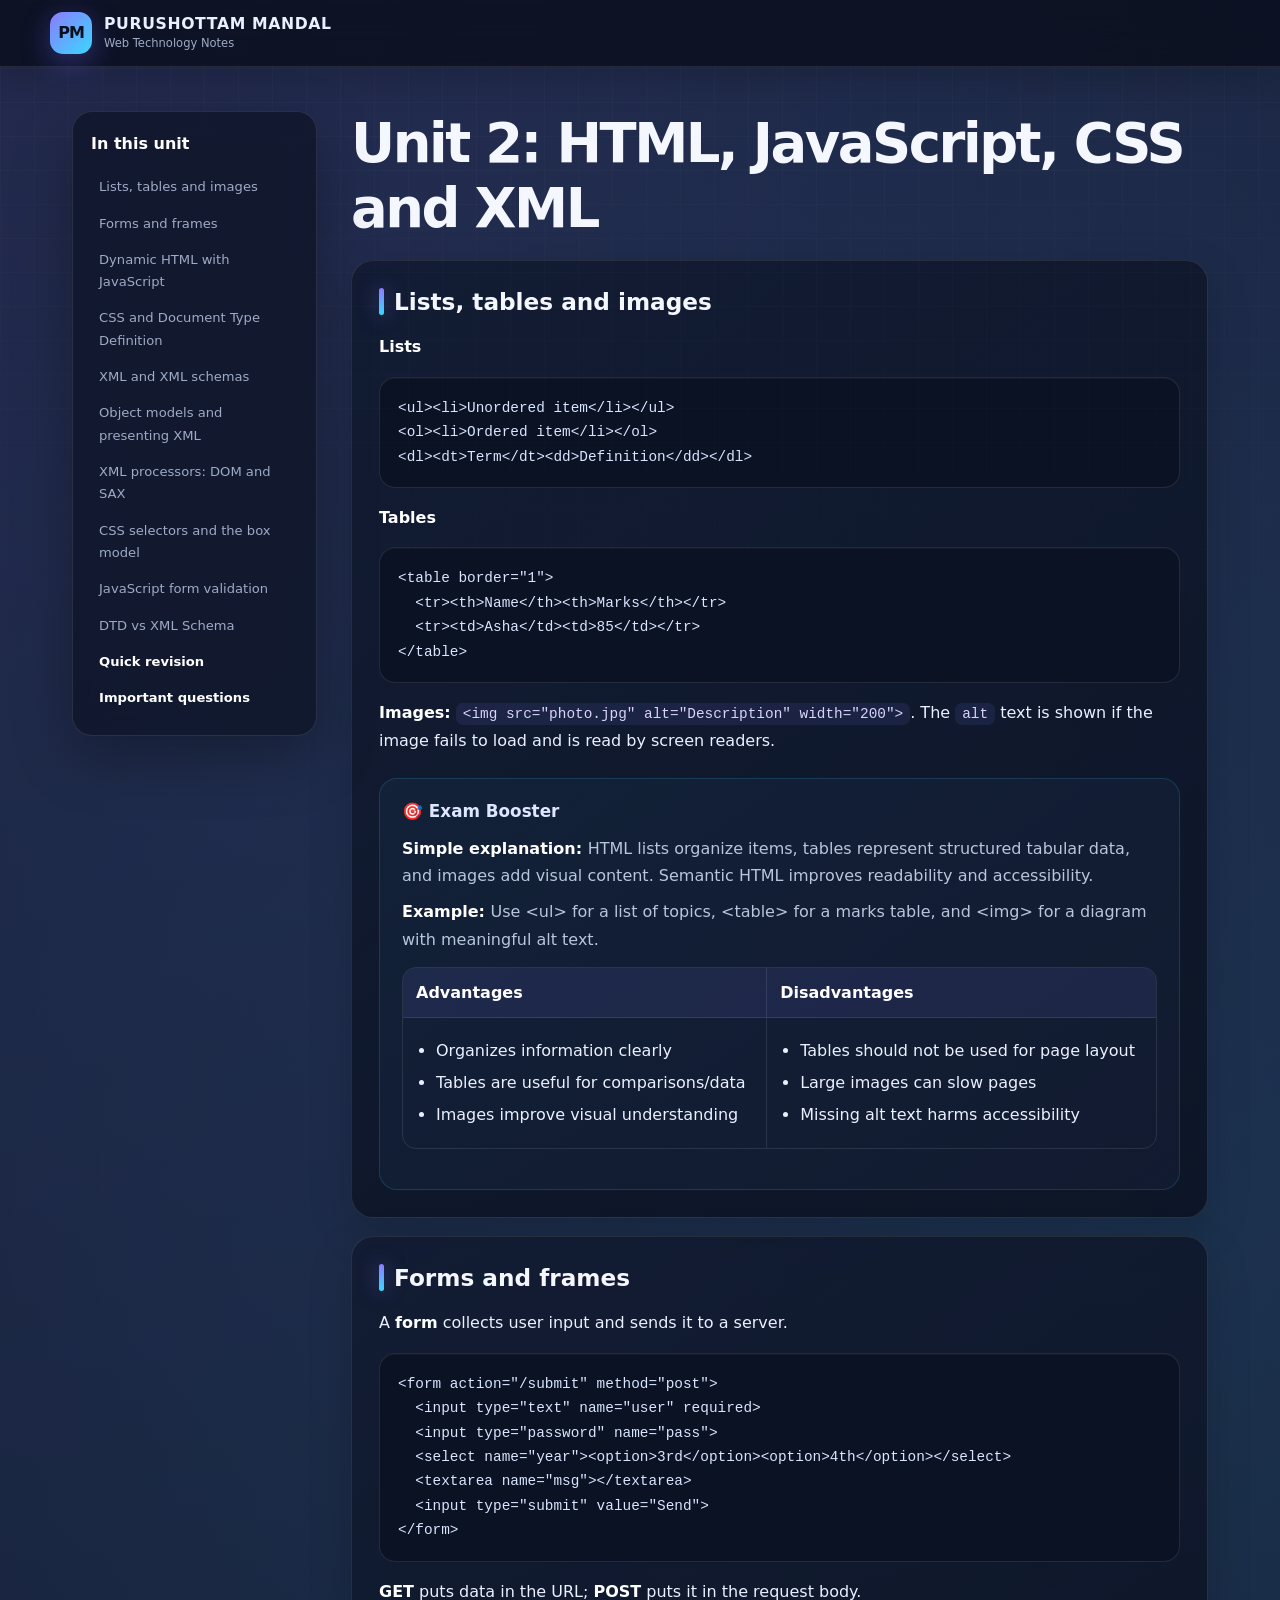
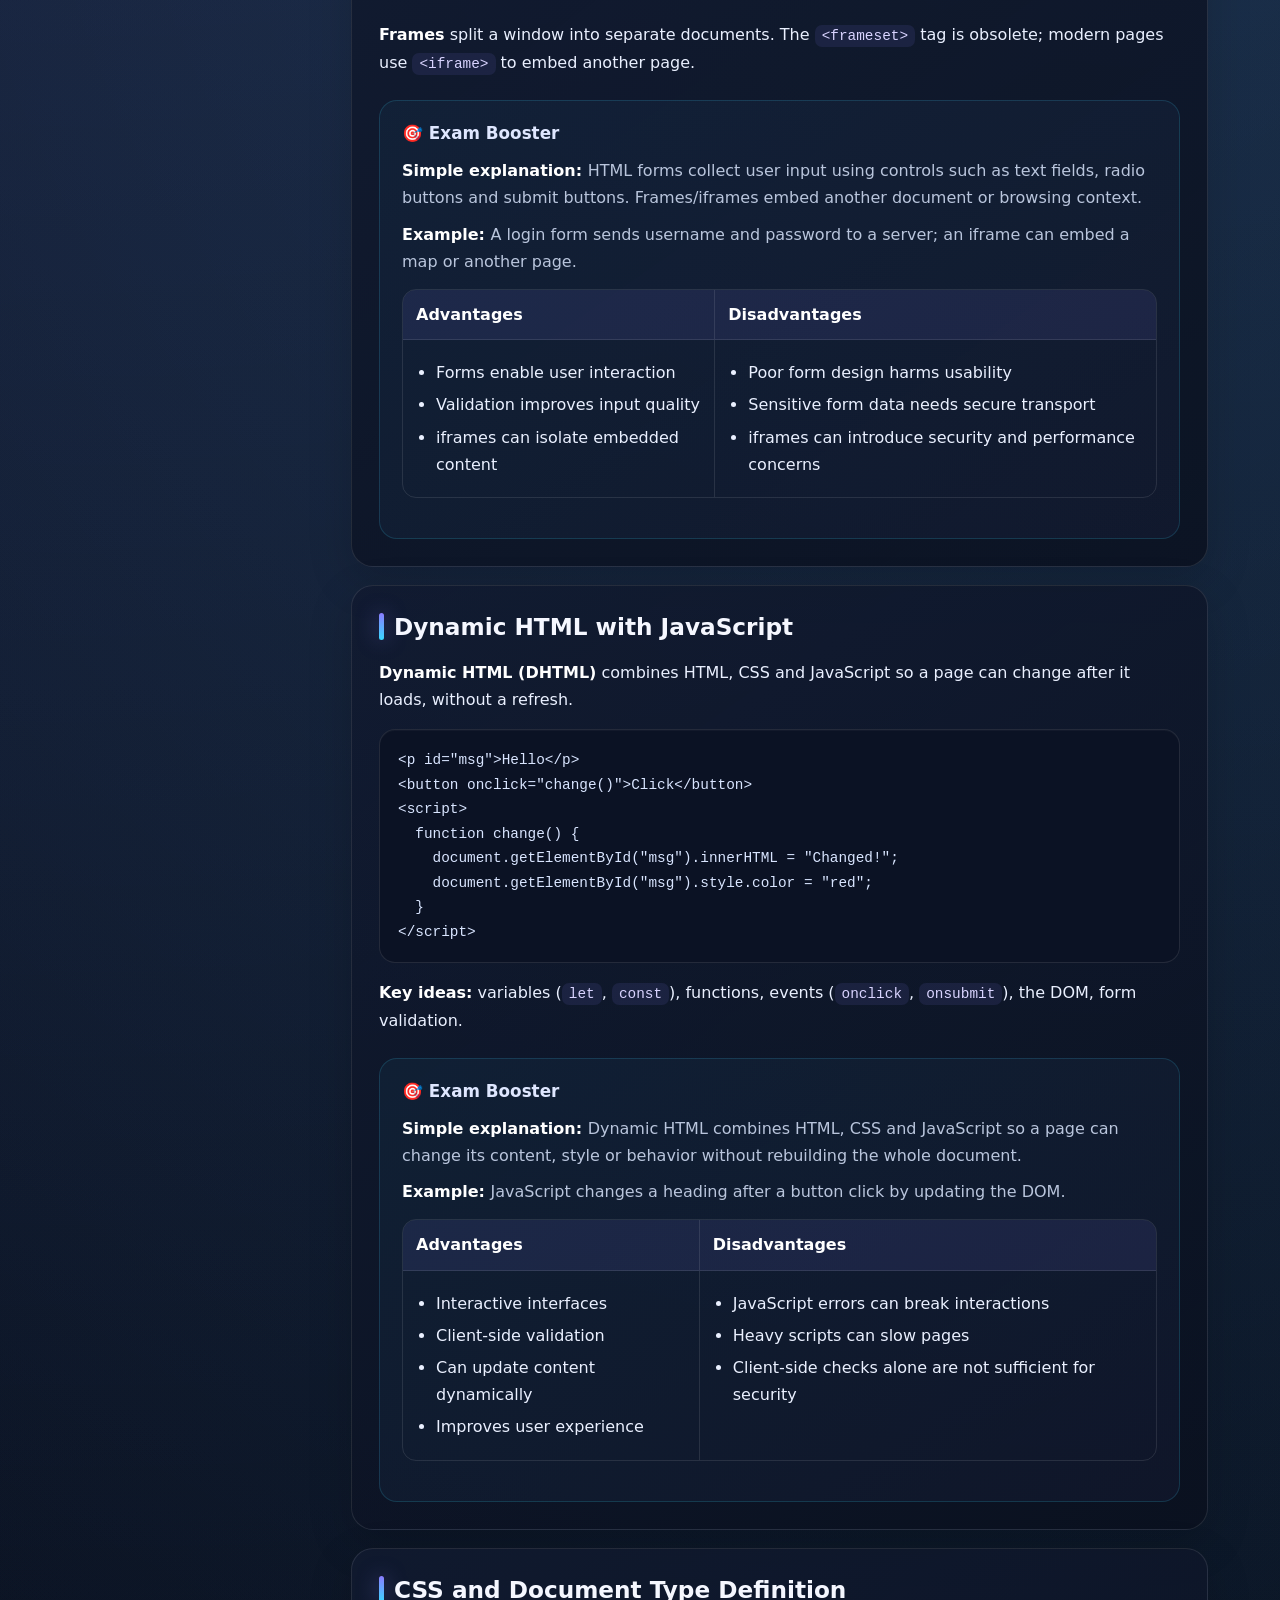
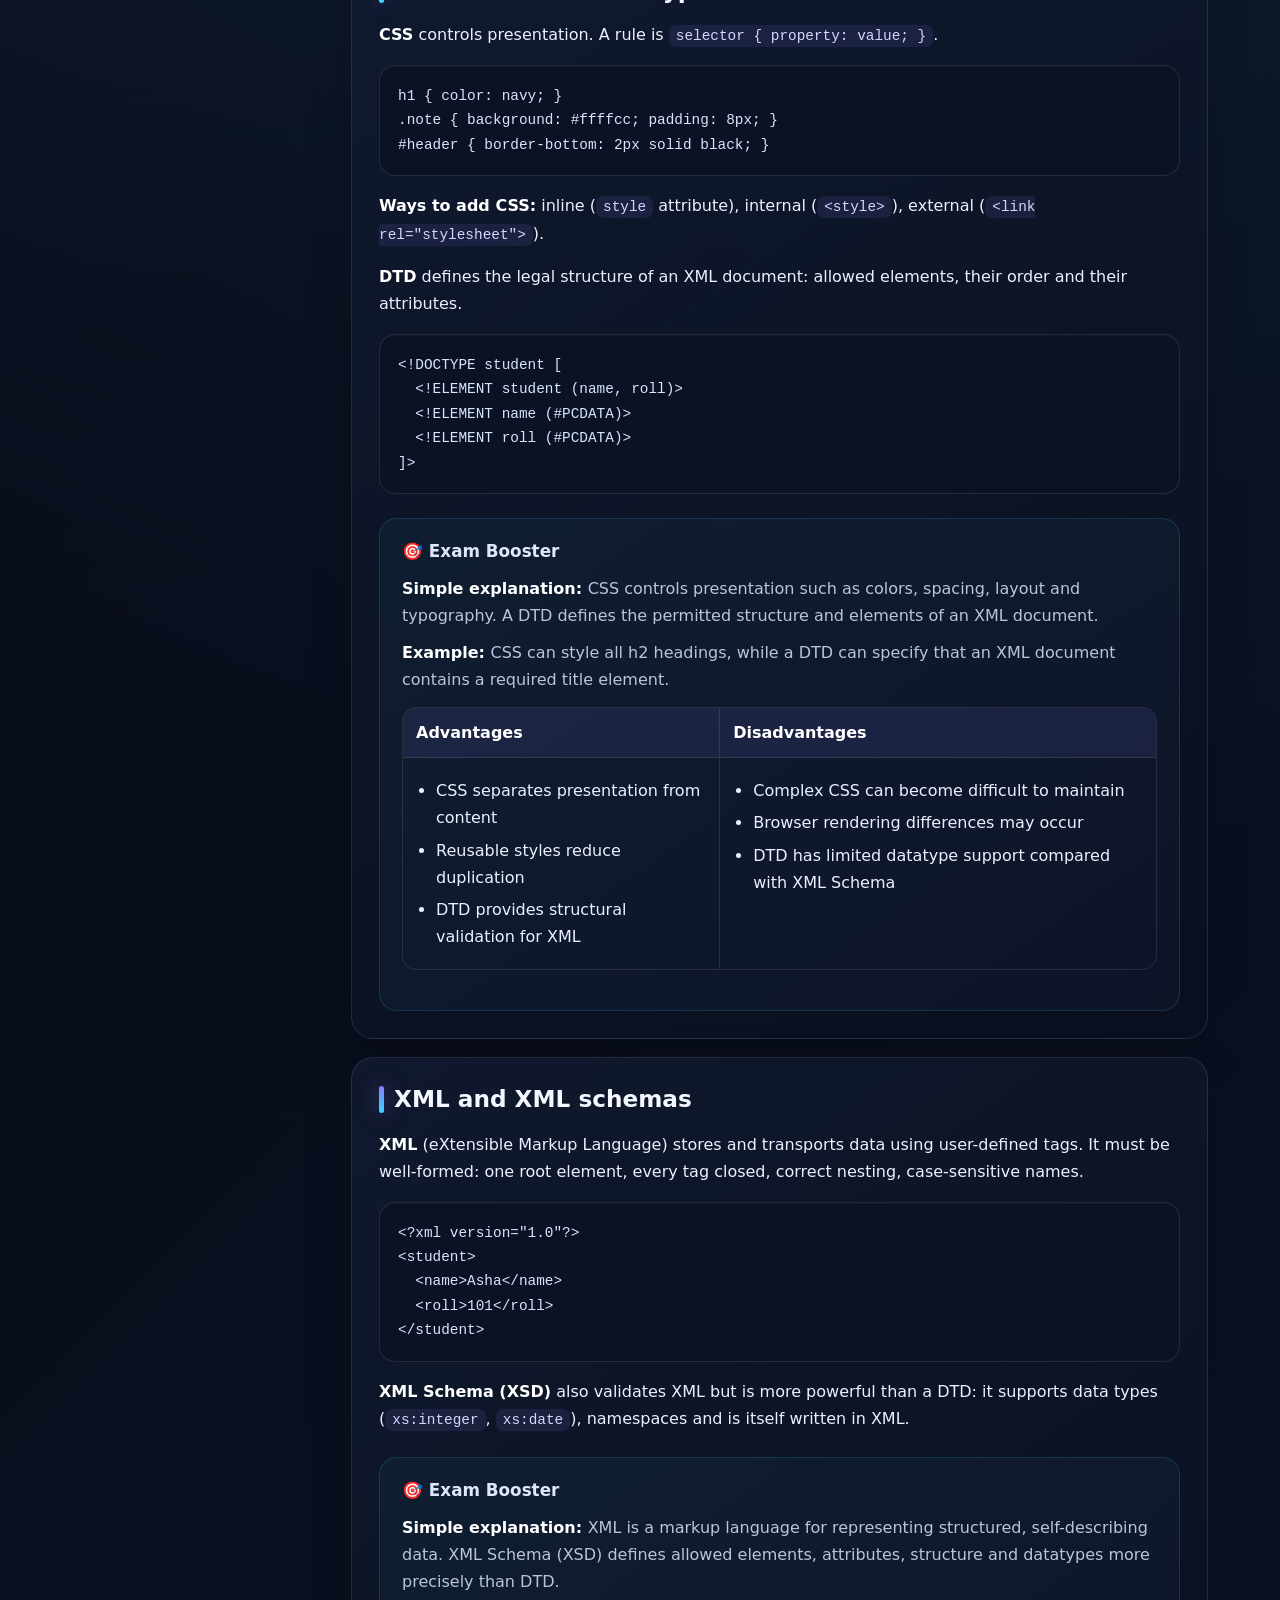
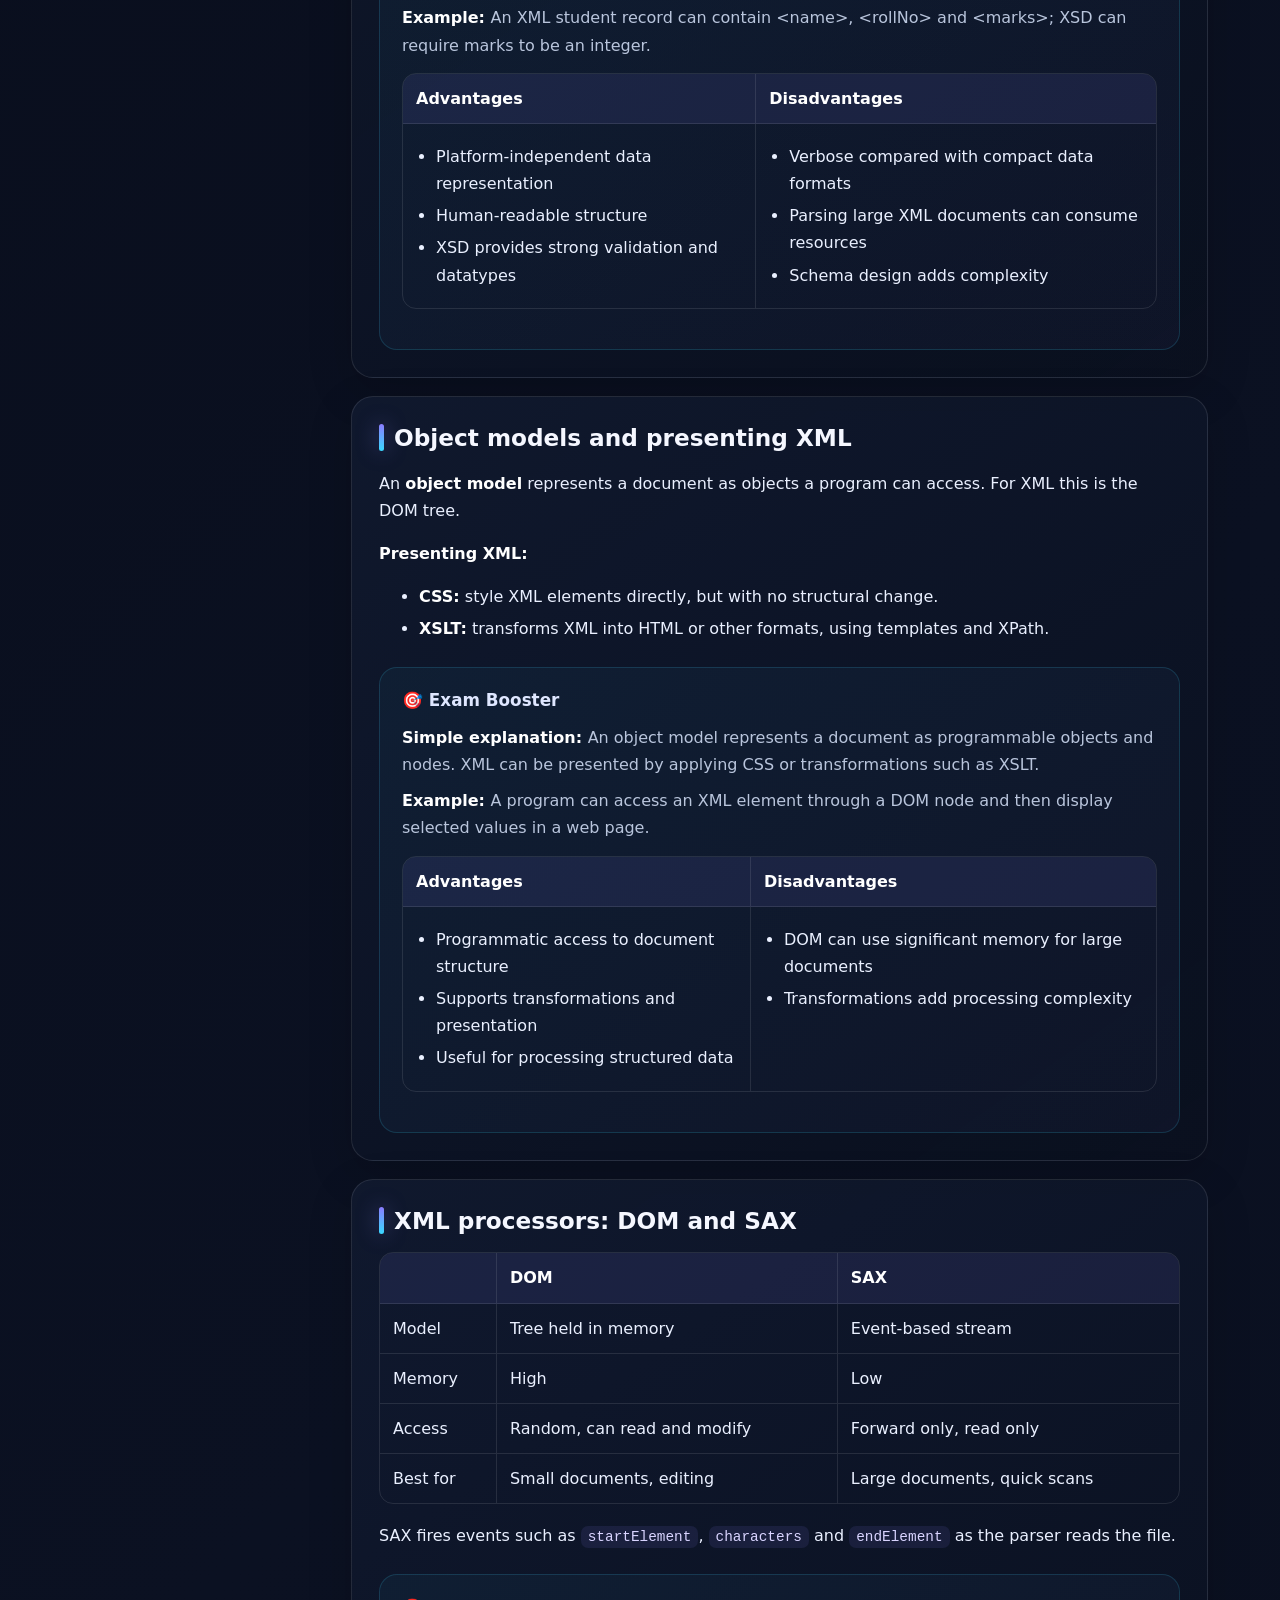
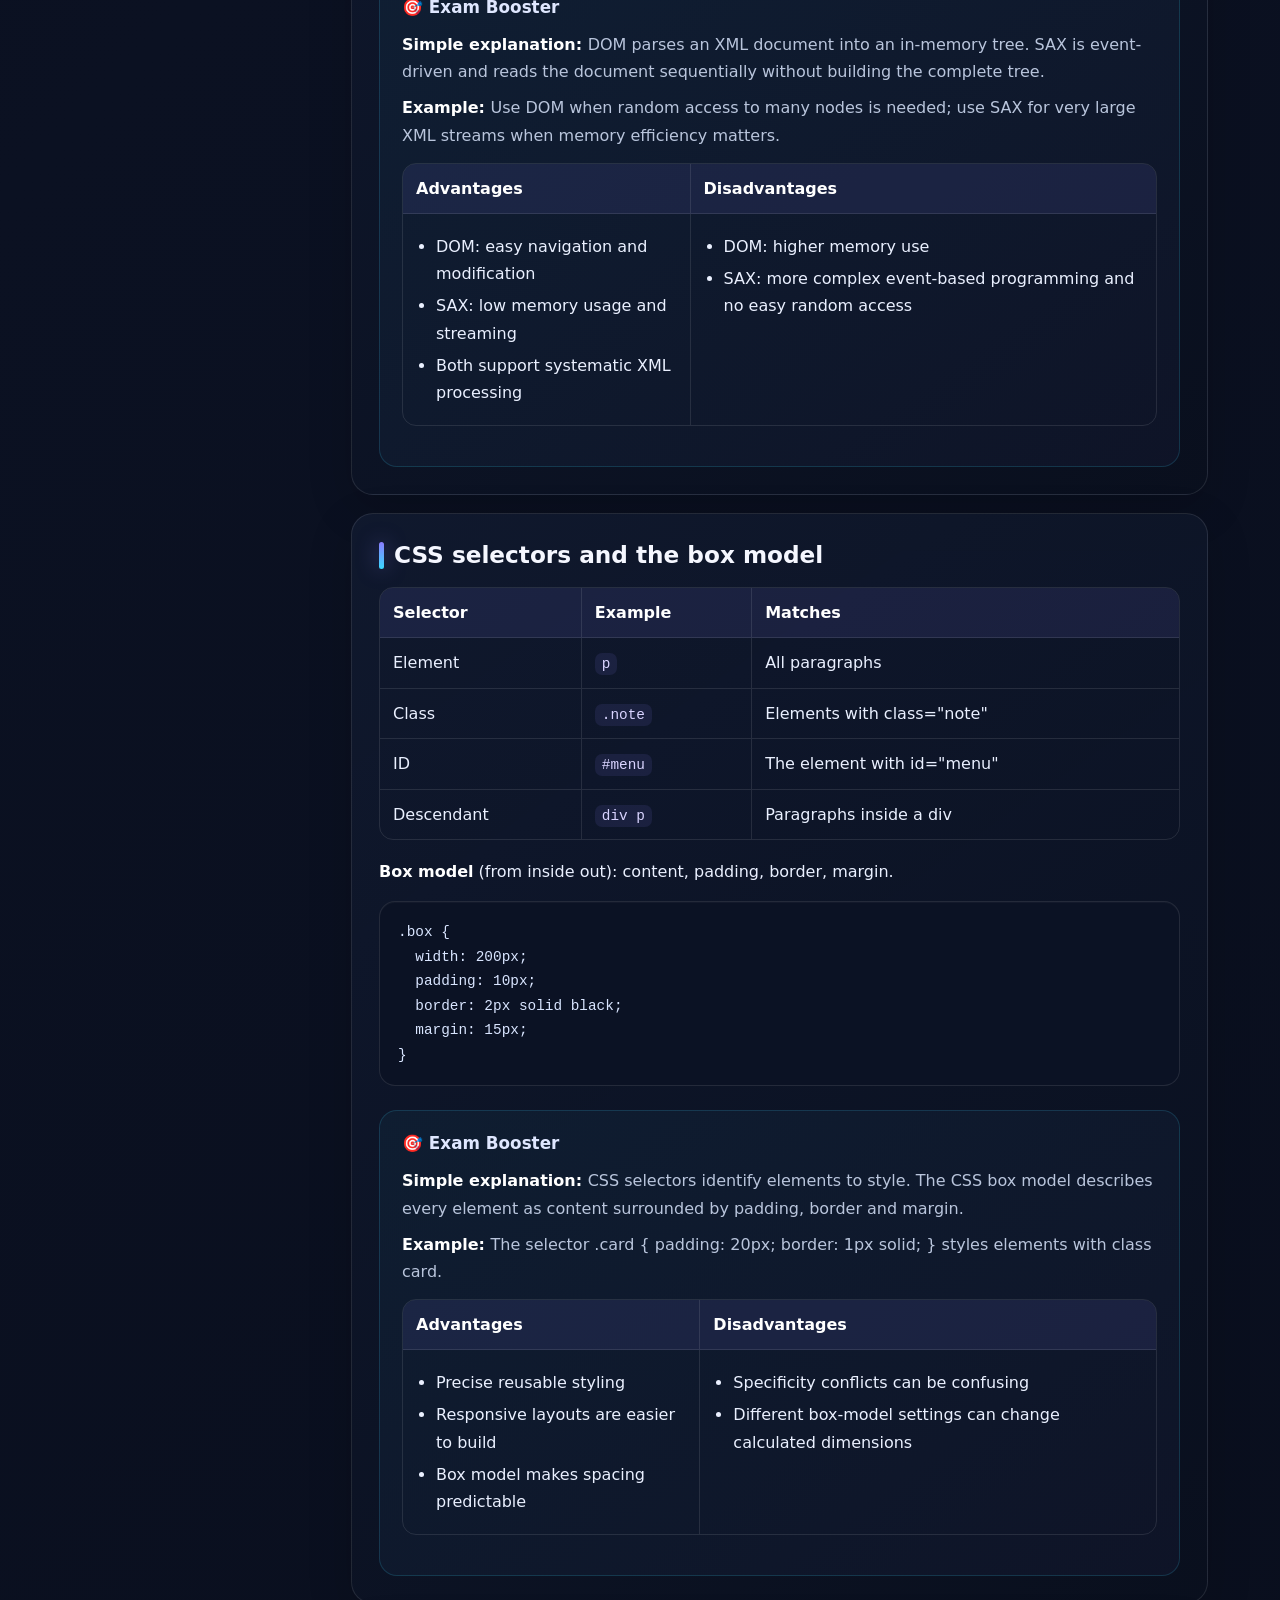
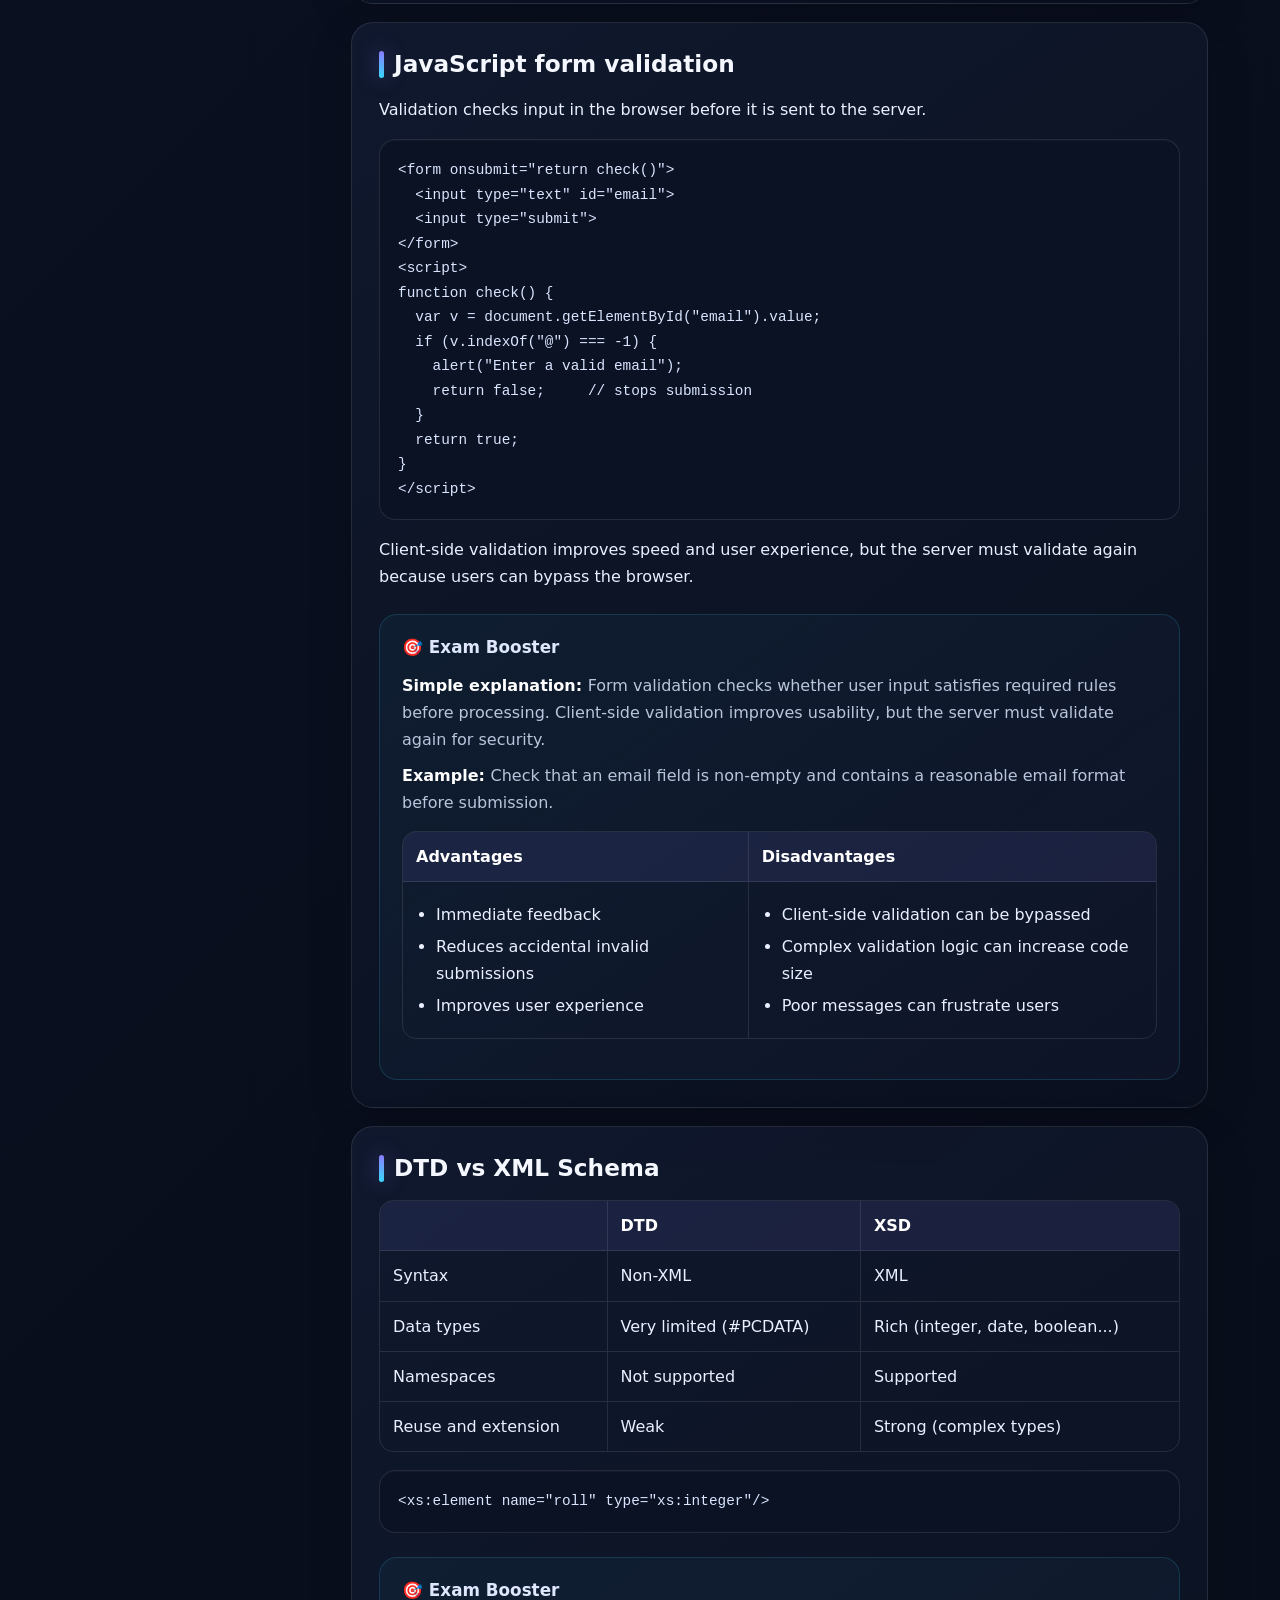
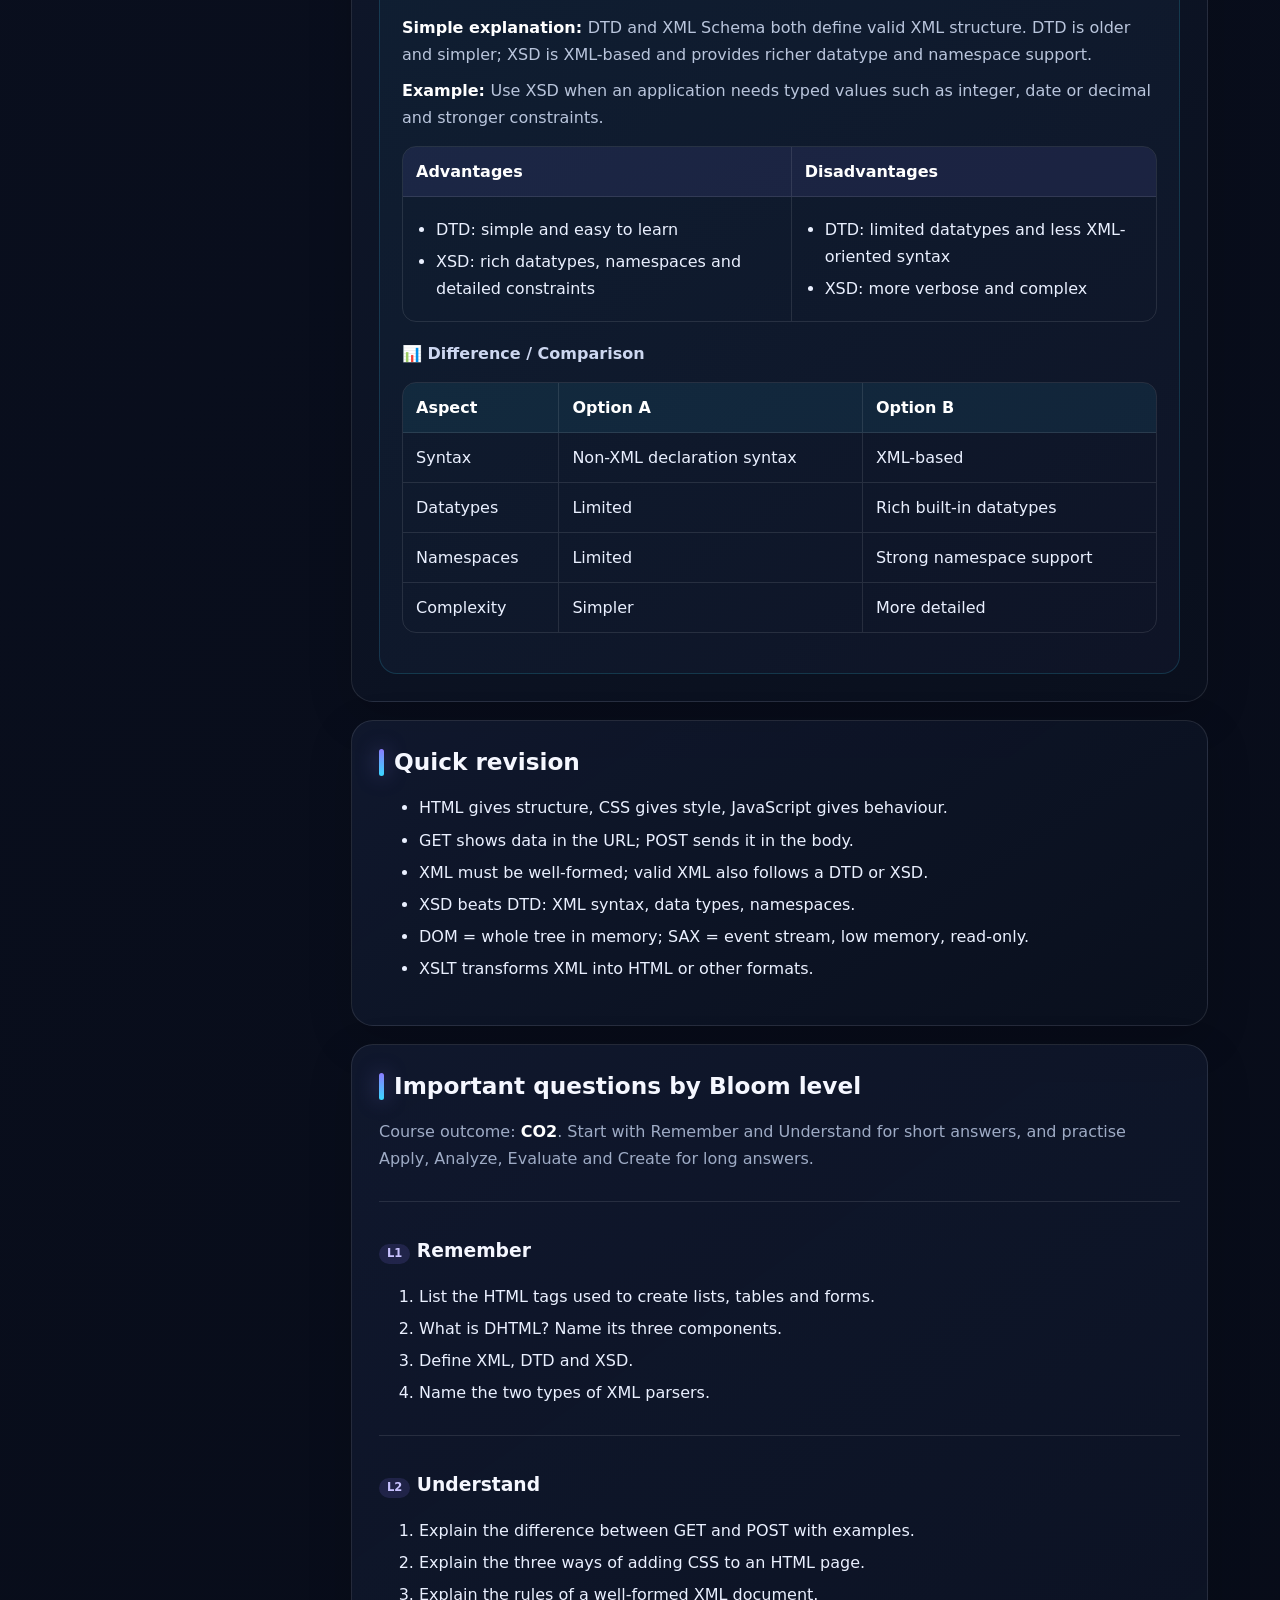
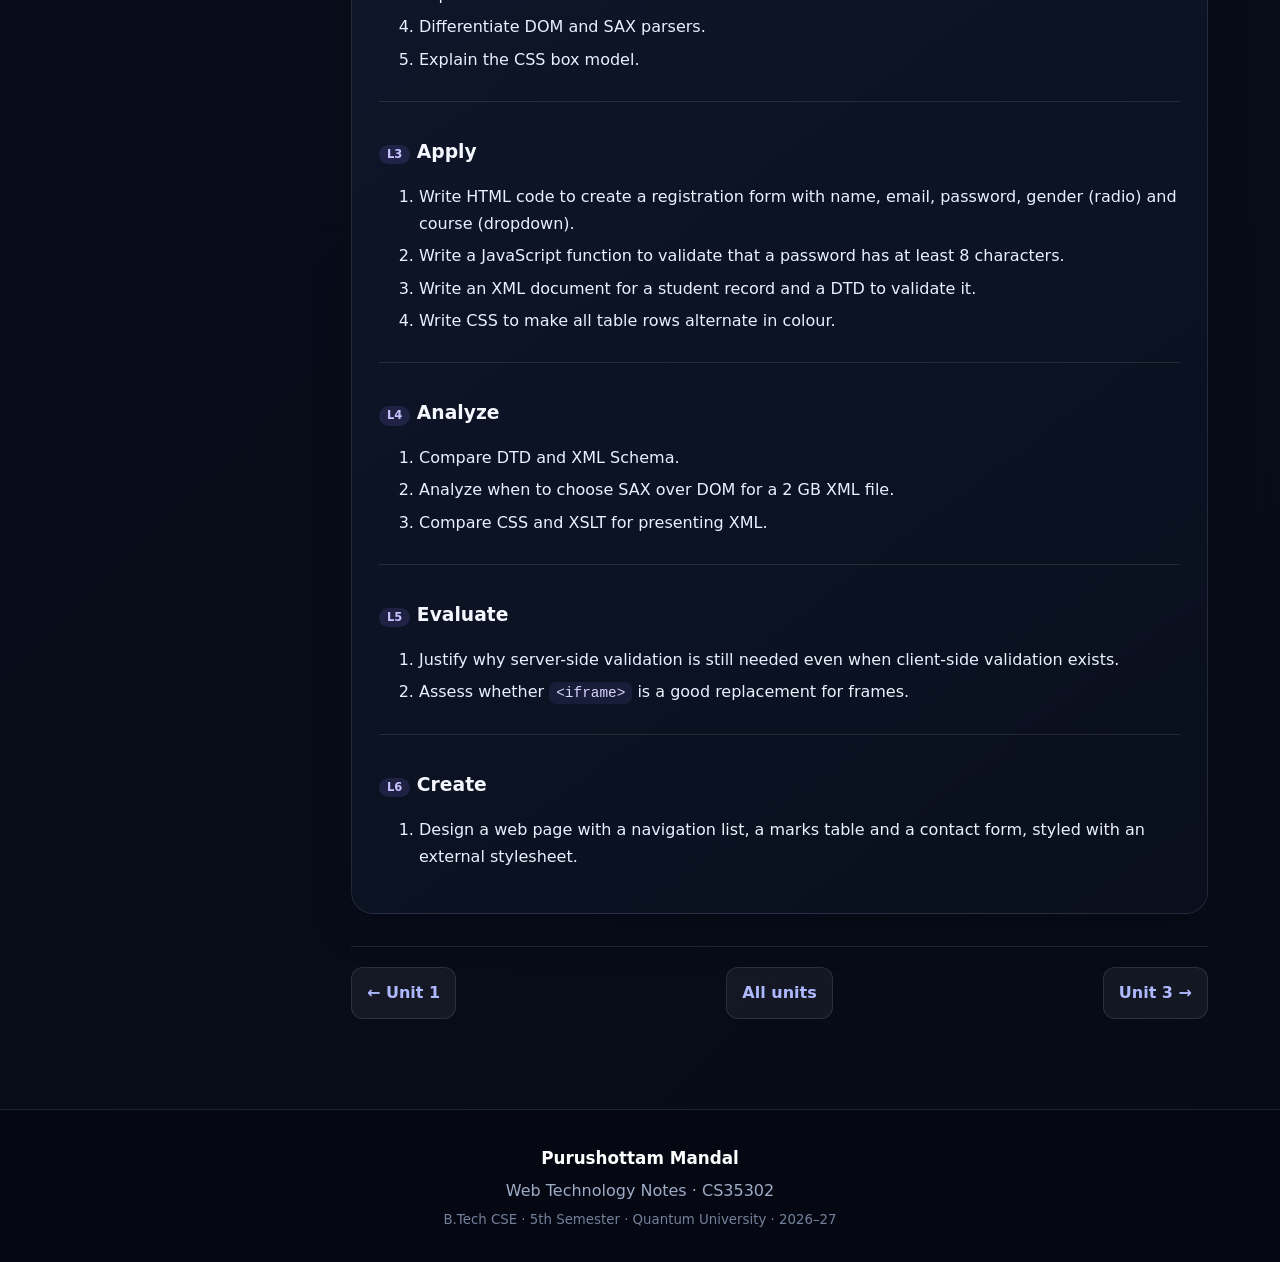
<file: unit-2.html>
<!DOCTYPE html>

<html lang="en">
<head>
<meta charset="utf-8"/>
<meta content="width=device-width, initial-scale=1" name="viewport"/>
<title>Unit 2 - Web Technology</title>
<link href="style.css" rel="stylesheet"/>
</head>
<body>
<header class="top"><div class="top-inner"><a class="brand" href="index.html"><span class="brand-mark">PM</span><span class="brand-copy"><span class="brand-name">PURUSHOTTAM MANDAL</span><span class="brand-subtitle">Web Technology Notes</span></span></a></div></header>
<div class="layout"><aside class="toc"><p class="toc-title">In this unit</p><ul><li><a href="#lists--tables-and-images">Lists, tables and images</a></li><li><a href="#forms-and-frames">Forms and frames</a></li><li><a href="#dynamic-html-with-javascript">Dynamic HTML with JavaScript</a></li><li><a href="#css-and-document-type-definition">CSS and Document Type Definition</a></li><li><a href="#xml-and-xml-schemas">XML and XML schemas</a></li><li><a href="#object-models-and-presenting-xml">Object models and presenting XML</a></li><li><a href="#xml-processors--dom-and-sax">XML processors: DOM and SAX</a></li><li><a href="#css-selectors-and-the-box-model">CSS selectors and the box model</a></li><li><a href="#javascript-form-validation">JavaScript form validation</a></li><li><a href="#dtd-vs-xml-schema">DTD vs XML Schema</a></li><li><a href="#quick-revision"><b>Quick revision</b></a></li><li><a href="#important-questions"><b>Important questions</b></a></li></ul></aside><main><h1>Unit 2: HTML, JavaScript, CSS and XML</h1><section id="lists--tables-and-images"><h2>Lists, tables and images</h2>
<p><b>Lists</b></p><pre><code>&lt;ul&gt;&lt;li&gt;Unordered item&lt;/li&gt;&lt;/ul&gt;
&lt;ol&gt;&lt;li&gt;Ordered item&lt;/li&gt;&lt;/ol&gt;
&lt;dl&gt;&lt;dt&gt;Term&lt;/dt&gt;&lt;dd&gt;Definition&lt;/dd&gt;&lt;/dl&gt;</code></pre>
<p><b>Tables</b></p><pre><code>&lt;table border="1"&gt;
  &lt;tr&gt;&lt;th&gt;Name&lt;/th&gt;&lt;th&gt;Marks&lt;/th&gt;&lt;/tr&gt;
  &lt;tr&gt;&lt;td&gt;Asha&lt;/td&gt;&lt;td&gt;85&lt;/td&gt;&lt;/tr&gt;
&lt;/table&gt;</code></pre>
<p><b>Images:</b> <code>&lt;img src="photo.jpg" alt="Description" width="200"&gt;</code>. The <code>alt</code> text is shown if the image fails to load and is read by screen readers.</p><div class="exam-booster"><h3>🎯 Exam Booster</h3><p><strong>Simple explanation: </strong>HTML lists organize items, tables represent structured tabular data, and images add visual content. Semantic HTML improves readability and accessibility.</p><p><strong>Example: </strong>Use &lt;ul&gt; for a list of topics, &lt;table&gt; for a marks table, and &lt;img&gt; for a diagram with meaningful alt text.</p><table><tr><th>Advantages</th><th>Disadvantages</th></tr><tr><td><ul><li>Organizes information clearly</li><li>Tables are useful for comparisons/data</li><li>Images improve visual understanding</li></ul></td><td><ul><li>Tables should not be used for page layout</li><li>Large images can slow pages</li><li>Missing alt text harms accessibility</li></ul></td></tr></table></div></section><section id="forms-and-frames"><h2>Forms and frames</h2>
<p>A <b>form</b> collects user input and sends it to a server.</p><pre><code>&lt;form action="/submit" method="post"&gt;
  &lt;input type="text" name="user" required&gt;
  &lt;input type="password" name="pass"&gt;
  &lt;select name="year"&gt;&lt;option&gt;3rd&lt;/option&gt;&lt;option&gt;4th&lt;/option&gt;&lt;/select&gt;
  &lt;textarea name="msg"&gt;&lt;/textarea&gt;
  &lt;input type="submit" value="Send"&gt;
&lt;/form&gt;</code></pre>
<p><b>GET</b> puts data in the URL; <b>POST</b> puts it in the request body.</p>
<p><b>Frames</b> split a window into separate documents. The <code>&lt;frameset&gt;</code> tag is obsolete; modern pages use <code>&lt;iframe&gt;</code> to embed another page.</p><div class="exam-booster"><h3>🎯 Exam Booster</h3><p><strong>Simple explanation: </strong>HTML forms collect user input using controls such as text fields, radio buttons and submit buttons. Frames/iframes embed another document or browsing context.</p><p><strong>Example: </strong>A login form sends username and password to a server; an iframe can embed a map or another page.</p><table><tr><th>Advantages</th><th>Disadvantages</th></tr><tr><td><ul><li>Forms enable user interaction</li><li>Validation improves input quality</li><li>iframes can isolate embedded content</li></ul></td><td><ul><li>Poor form design harms usability</li><li>Sensitive form data needs secure transport</li><li>iframes can introduce security and performance concerns</li></ul></td></tr></table></div></section><section id="dynamic-html-with-javascript"><h2>Dynamic HTML with JavaScript</h2>
<p><b>Dynamic HTML (DHTML)</b> combines HTML, CSS and JavaScript so a page can change after it loads, without a refresh.</p><pre><code>&lt;p id="msg"&gt;Hello&lt;/p&gt;
&lt;button onclick="change()"&gt;Click&lt;/button&gt;
&lt;script&gt;
  function change() {
    document.getElementById("msg").innerHTML = "Changed!";
    document.getElementById("msg").style.color = "red";
  }
&lt;/script&gt;</code></pre>
<p><b>Key ideas:</b> variables (<code>let</code>, <code>const</code>), functions, events (<code>onclick</code>, <code>onsubmit</code>), the DOM, form validation.</p><div class="exam-booster"><h3>🎯 Exam Booster</h3><p><strong>Simple explanation: </strong>Dynamic HTML combines HTML, CSS and JavaScript so a page can change its content, style or behavior without rebuilding the whole document.</p><p><strong>Example: </strong>JavaScript changes a heading after a button click by updating the DOM.</p><table><tr><th>Advantages</th><th>Disadvantages</th></tr><tr><td><ul><li>Interactive interfaces</li><li>Client-side validation</li><li>Can update content dynamically</li><li>Improves user experience</li></ul></td><td><ul><li>JavaScript errors can break interactions</li><li>Heavy scripts can slow pages</li><li>Client-side checks alone are not sufficient for security</li></ul></td></tr></table></div></section><section id="css-and-document-type-definition"><h2>CSS and Document Type Definition</h2>
<p><b>CSS</b> controls presentation. A rule is <code>selector { property: value; }</code>.</p><pre><code>h1 { color: navy; }
.note { background: #ffffcc; padding: 8px; }
#header { border-bottom: 2px solid black; }</code></pre>
<p><b>Ways to add CSS:</b> inline (<code>style</code> attribute), internal (<code>&lt;style&gt;</code>), external (<code>&lt;link rel="stylesheet"&gt;</code>).</p>
<p><b>DTD</b> defines the legal structure of an XML document: allowed elements, their order and their attributes.</p><pre><code>&lt;!DOCTYPE student [
  &lt;!ELEMENT student (name, roll)&gt;
  &lt;!ELEMENT name (#PCDATA)&gt;
  &lt;!ELEMENT roll (#PCDATA)&gt;
]&gt;</code></pre><div class="exam-booster"><h3>🎯 Exam Booster</h3><p><strong>Simple explanation: </strong>CSS controls presentation such as colors, spacing, layout and typography. A DTD defines the permitted structure and elements of an XML document.</p><p><strong>Example: </strong>CSS can style all h2 headings, while a DTD can specify that an XML document contains a required title element.</p><table><tr><th>Advantages</th><th>Disadvantages</th></tr><tr><td><ul><li>CSS separates presentation from content</li><li>Reusable styles reduce duplication</li><li>DTD provides structural validation for XML</li></ul></td><td><ul><li>Complex CSS can become difficult to maintain</li><li>Browser rendering differences may occur</li><li>DTD has limited datatype support compared with XML Schema</li></ul></td></tr></table></div></section><section id="xml-and-xml-schemas"><h2>XML and XML schemas</h2>
<p><b>XML</b> (eXtensible Markup Language) stores and transports data using user-defined tags. It must be well-formed: one root element, every tag closed, correct nesting, case-sensitive names.</p><pre><code>&lt;?xml version="1.0"?&gt;
&lt;student&gt;
  &lt;name&gt;Asha&lt;/name&gt;
  &lt;roll&gt;101&lt;/roll&gt;
&lt;/student&gt;</code></pre>
<p><b>XML Schema (XSD)</b> also validates XML but is more powerful than a DTD: it supports data types (<code>xs:integer</code>, <code>xs:date</code>), namespaces and is itself written in XML.</p><div class="exam-booster"><h3>🎯 Exam Booster</h3><p><strong>Simple explanation: </strong>XML is a markup language for representing structured, self-describing data. XML Schema (XSD) defines allowed elements, attributes, structure and datatypes more precisely than DTD.</p><p><strong>Example: </strong>An XML student record can contain &lt;name&gt;, &lt;rollNo&gt; and &lt;marks&gt;; XSD can require marks to be an integer.</p><table><tr><th>Advantages</th><th>Disadvantages</th></tr><tr><td><ul><li>Platform-independent data representation</li><li>Human-readable structure</li><li>XSD provides strong validation and datatypes</li></ul></td><td><ul><li>Verbose compared with compact data formats</li><li>Parsing large XML documents can consume resources</li><li>Schema design adds complexity</li></ul></td></tr></table></div></section><section id="object-models-and-presenting-xml"><h2>Object models and presenting XML</h2>
<p>An <b>object model</b> represents a document as objects a program can access. For XML this is the DOM tree.</p>
<p><b>Presenting XML:</b></p>
<ul>
<li><b>CSS:</b> style XML elements directly, but with no structural change.</li>
<li><b>XSLT:</b> transforms XML into HTML or other formats, using templates and XPath.</li>
</ul><div class="exam-booster"><h3>🎯 Exam Booster</h3><p><strong>Simple explanation: </strong>An object model represents a document as programmable objects and nodes. XML can be presented by applying CSS or transformations such as XSLT.</p><p><strong>Example: </strong>A program can access an XML element through a DOM node and then display selected values in a web page.</p><table><tr><th>Advantages</th><th>Disadvantages</th></tr><tr><td><ul><li>Programmatic access to document structure</li><li>Supports transformations and presentation</li><li>Useful for processing structured data</li></ul></td><td><ul><li>DOM can use significant memory for large documents</li><li>Transformations add processing complexity</li></ul></td></tr></table></div></section><section id="xml-processors--dom-and-sax"><h2>XML processors: DOM and SAX</h2>
<table>
<tr><th></th><th>DOM</th><th>SAX</th></tr>
<tr><td>Model</td><td>Tree held in memory</td><td>Event-based stream</td></tr>
<tr><td>Memory</td><td>High</td><td>Low</td></tr>
<tr><td>Access</td><td>Random, can read and modify</td><td>Forward only, read only</td></tr>
<tr><td>Best for</td><td>Small documents, editing</td><td>Large documents, quick scans</td></tr>
</table>
<p>SAX fires events such as <code>startElement</code>, <code>characters</code> and <code>endElement</code> as the parser reads the file.</p><div class="exam-booster"><h3>🎯 Exam Booster</h3><p><strong>Simple explanation: </strong>DOM parses an XML document into an in-memory tree. SAX is event-driven and reads the document sequentially without building the complete tree.</p><p><strong>Example: </strong>Use DOM when random access to many nodes is needed; use SAX for very large XML streams when memory efficiency matters.</p><table><tr><th>Advantages</th><th>Disadvantages</th></tr><tr><td><ul><li>DOM: easy navigation and modification</li><li>SAX: low memory usage and streaming</li><li>Both support systematic XML processing</li></ul></td><td><ul><li>DOM: higher memory use</li><li>SAX: more complex event-based programming and no easy random access</li></ul></td></tr></table></div></section><section id="css-selectors-and-the-box-model"><h2>CSS selectors and the box model</h2>
<table>
<tr><th>Selector</th><th>Example</th><th>Matches</th></tr>
<tr><td>Element</td><td><code>p</code></td><td>All paragraphs</td></tr>
<tr><td>Class</td><td><code>.note</code></td><td>Elements with class="note"</td></tr>
<tr><td>ID</td><td><code>#menu</code></td><td>The element with id="menu"</td></tr>
<tr><td>Descendant</td><td><code>div p</code></td><td>Paragraphs inside a div</td></tr>
</table>
<p><b>Box model</b> (from inside out): content, padding, border, margin.</p><pre><code>.box {
  width: 200px;
  padding: 10px;
  border: 2px solid black;
  margin: 15px;
}</code></pre><div class="exam-booster"><h3>🎯 Exam Booster</h3><p><strong>Simple explanation: </strong>CSS selectors identify elements to style. The CSS box model describes every element as content surrounded by padding, border and margin.</p><p><strong>Example: </strong>The selector .card { padding: 20px; border: 1px solid; } styles elements with class card.</p><table><tr><th>Advantages</th><th>Disadvantages</th></tr><tr><td><ul><li>Precise reusable styling</li><li>Responsive layouts are easier to build</li><li>Box model makes spacing predictable</li></ul></td><td><ul><li>Specificity conflicts can be confusing</li><li>Different box-model settings can change calculated dimensions</li></ul></td></tr></table></div></section><section id="javascript-form-validation"><h2>JavaScript form validation</h2>
<p>Validation checks input in the browser before it is sent to the server.</p><pre><code>&lt;form onsubmit="return check()"&gt;
  &lt;input type="text" id="email"&gt;
  &lt;input type="submit"&gt;
&lt;/form&gt;
&lt;script&gt;
function check() {
  var v = document.getElementById("email").value;
  if (v.indexOf("@") === -1) {
    alert("Enter a valid email");
    return false;     // stops submission
  }
  return true;
}
&lt;/script&gt;</code></pre>
<p>Client-side validation improves speed and user experience, but the server must validate again because users can bypass the browser.</p><div class="exam-booster"><h3>🎯 Exam Booster</h3><p><strong>Simple explanation: </strong>Form validation checks whether user input satisfies required rules before processing. Client-side validation improves usability, but the server must validate again for security.</p><p><strong>Example: </strong>Check that an email field is non-empty and contains a reasonable email format before submission.</p><table><tr><th>Advantages</th><th>Disadvantages</th></tr><tr><td><ul><li>Immediate feedback</li><li>Reduces accidental invalid submissions</li><li>Improves user experience</li></ul></td><td><ul><li>Client-side validation can be bypassed</li><li>Complex validation logic can increase code size</li><li>Poor messages can frustrate users</li></ul></td></tr></table></div></section><section id="dtd-vs-xml-schema"><h2>DTD vs XML Schema</h2>
<table>
<tr><th></th><th>DTD</th><th>XSD</th></tr>
<tr><td>Syntax</td><td>Non-XML</td><td>XML</td></tr>
<tr><td>Data types</td><td>Very limited (#PCDATA)</td><td>Rich (integer, date, boolean...)</td></tr>
<tr><td>Namespaces</td><td>Not supported</td><td>Supported</td></tr>
<tr><td>Reuse and extension</td><td>Weak</td><td>Strong (complex types)</td></tr>
</table><pre><code>&lt;xs:element name="roll" type="xs:integer"/&gt;</code></pre><div class="exam-booster"><h3>🎯 Exam Booster</h3><p><strong>Simple explanation: </strong>DTD and XML Schema both define valid XML structure. DTD is older and simpler; XSD is XML-based and provides richer datatype and namespace support.</p><p><strong>Example: </strong>Use XSD when an application needs typed values such as integer, date or decimal and stronger constraints.</p><table><tr><th>Advantages</th><th>Disadvantages</th></tr><tr><td><ul><li>DTD: simple and easy to learn</li><li>XSD: rich datatypes, namespaces and detailed constraints</li></ul></td><td><ul><li>DTD: limited datatypes and less XML-oriented syntax</li><li>XSD: more verbose and complex</li></ul></td></tr></table><div class="difference-box"><h4>📊 Difference / Comparison</h4><table><tr><th>Aspect</th><th>Option A</th><th>Option B</th></tr><tr><td>Syntax</td><td>Non-XML declaration syntax</td><td>XML-based</td></tr><tr><td>Datatypes</td><td>Limited</td><td>Rich built-in datatypes</td></tr><tr><td>Namespaces</td><td>Limited</td><td>Strong namespace support</td></tr><tr><td>Complexity</td><td>Simpler</td><td>More detailed</td></tr></table></div></div></section><section id="quick-revision"><h2>Quick revision</h2><ul><li>HTML gives structure, CSS gives style, JavaScript gives behaviour.</li><li>GET shows data in the URL; POST sends it in the body.</li><li>XML must be well-formed; valid XML also follows a DTD or XSD.</li><li>XSD beats DTD: XML syntax, data types, namespaces.</li><li>DOM = whole tree in memory; SAX = event stream, low memory, read-only.</li><li>XSLT transforms XML into HTML or other formats.</li></ul></section><section id="important-questions"><h2>Important questions by Bloom level</h2><p class="note">Course outcome: <b>CO2</b>. Start with Remember and Understand for short answers, and practise Apply, Analyze, Evaluate and Create for long answers.</p><div class="bloom"><h3><span class="tag">L1</span> Remember</h3><ol><li>List the HTML tags used to create lists, tables and forms.</li><li>What is DHTML? Name its three components.</li><li>Define XML, DTD and XSD.</li><li>Name the two types of XML parsers.</li></ol></div><div class="bloom"><h3><span class="tag">L2</span> Understand</h3><ol><li>Explain the difference between GET and POST with examples.</li><li>Explain the three ways of adding CSS to an HTML page.</li><li>Explain the rules of a well-formed XML document.</li><li>Differentiate DOM and SAX parsers.</li><li>Explain the CSS box model.</li></ol></div><div class="bloom"><h3><span class="tag">L3</span> Apply</h3><ol><li>Write HTML code to create a registration form with name, email, password, gender (radio) and course (dropdown).</li><li>Write a JavaScript function to validate that a password has at least 8 characters.</li><li>Write an XML document for a student record and a DTD to validate it.</li><li>Write CSS to make all table rows alternate in colour.</li></ol></div><div class="bloom"><h3><span class="tag">L4</span> Analyze</h3><ol><li>Compare DTD and XML Schema.</li><li>Analyze when to choose SAX over DOM for a 2 GB XML file.</li><li>Compare CSS and XSLT for presenting XML.</li></ol></div><div class="bloom"><h3><span class="tag">L5</span> Evaluate</h3><ol><li>Justify why server-side validation is still needed even when client-side validation exists.</li><li>Assess whether <code>&lt;iframe&gt;</code> is a good replacement for frames.</li></ol></div><div class="bloom"><h3><span class="tag">L6</span> Create</h3><ol><li>Design a web page with a navigation list, a marks table and a contact form, styled with an external stylesheet.</li></ol></div></section><nav class="pager"><a href="unit-1.html">← Unit 1</a><a href="index.html">All units</a><a href="unit-3.html">Unit 3 →</a></nav></main></div>
<footer class="foot"><strong>Purushottam Mandal</strong>Web Technology Notes · CS35302<br/><small>B.Tech CSE · 5th Semester · Quantum University · 2026–27</small></footer>
</body>
</html>
</file>
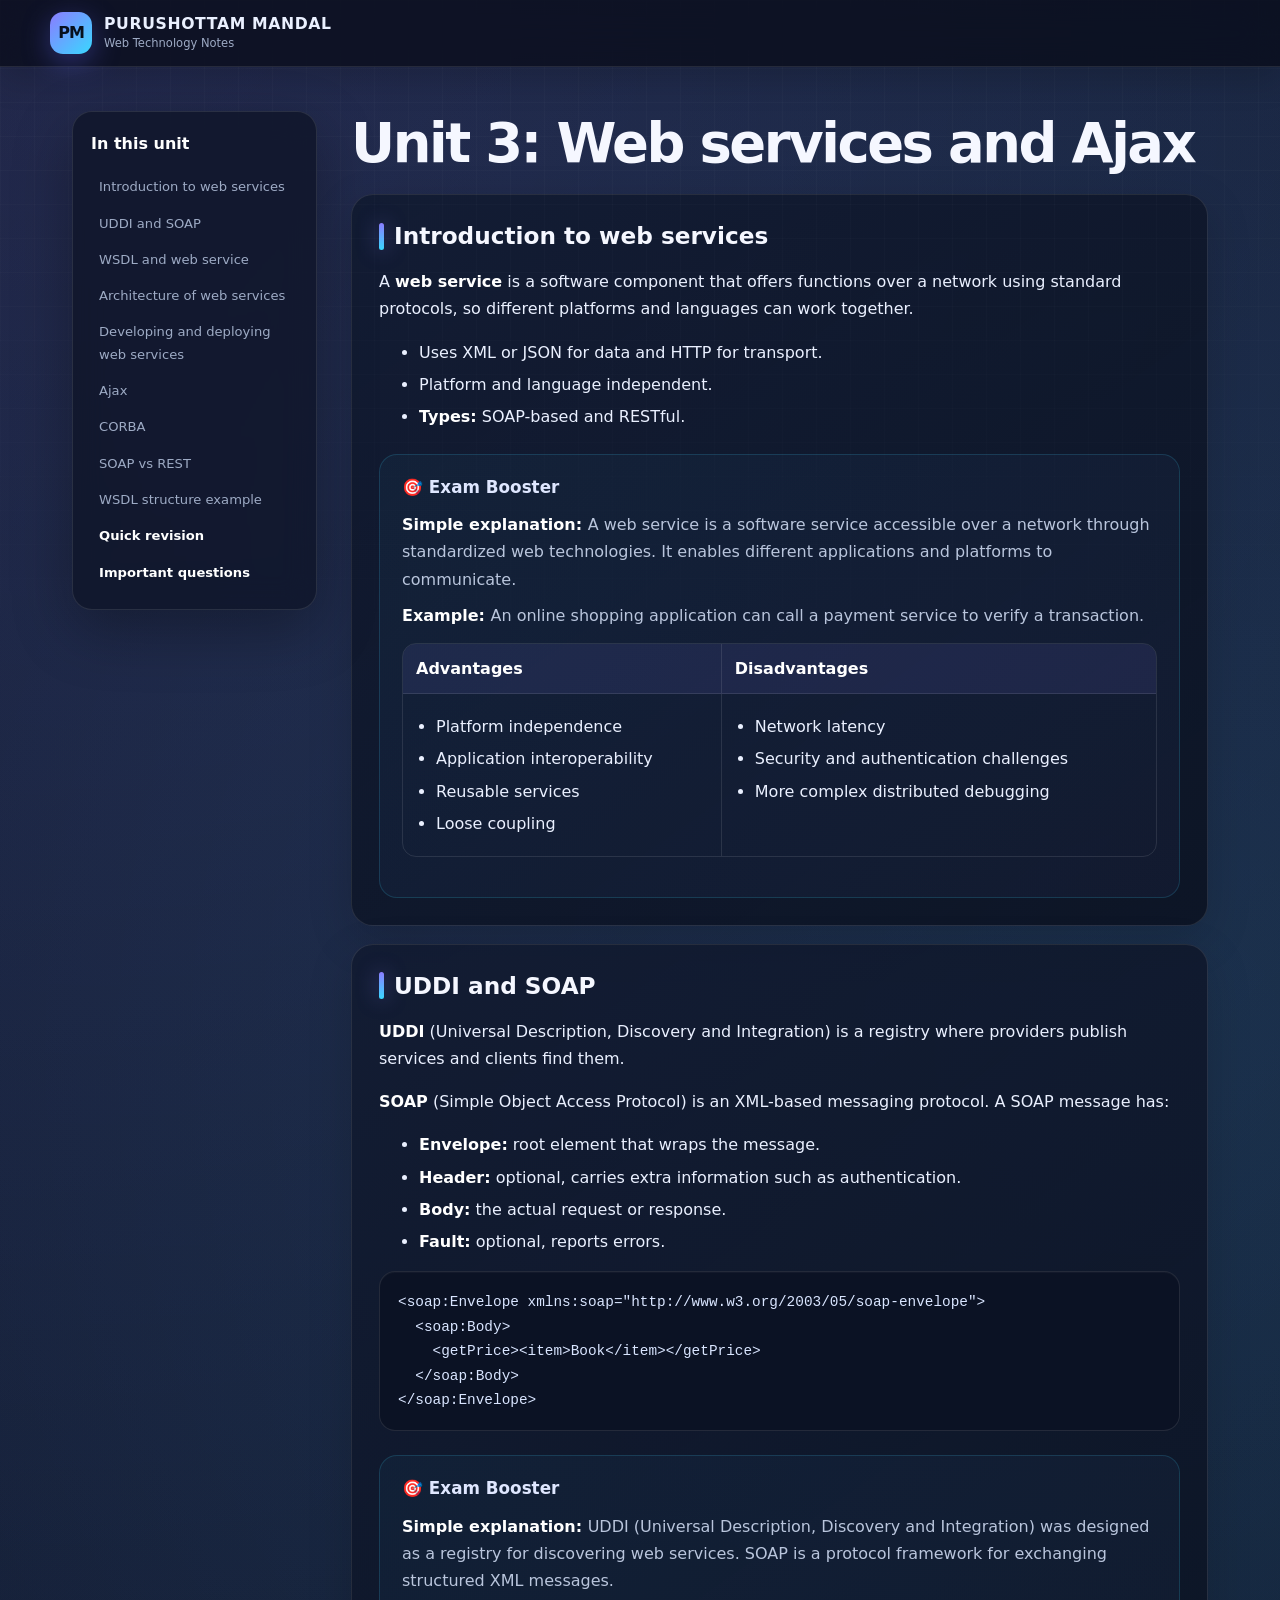
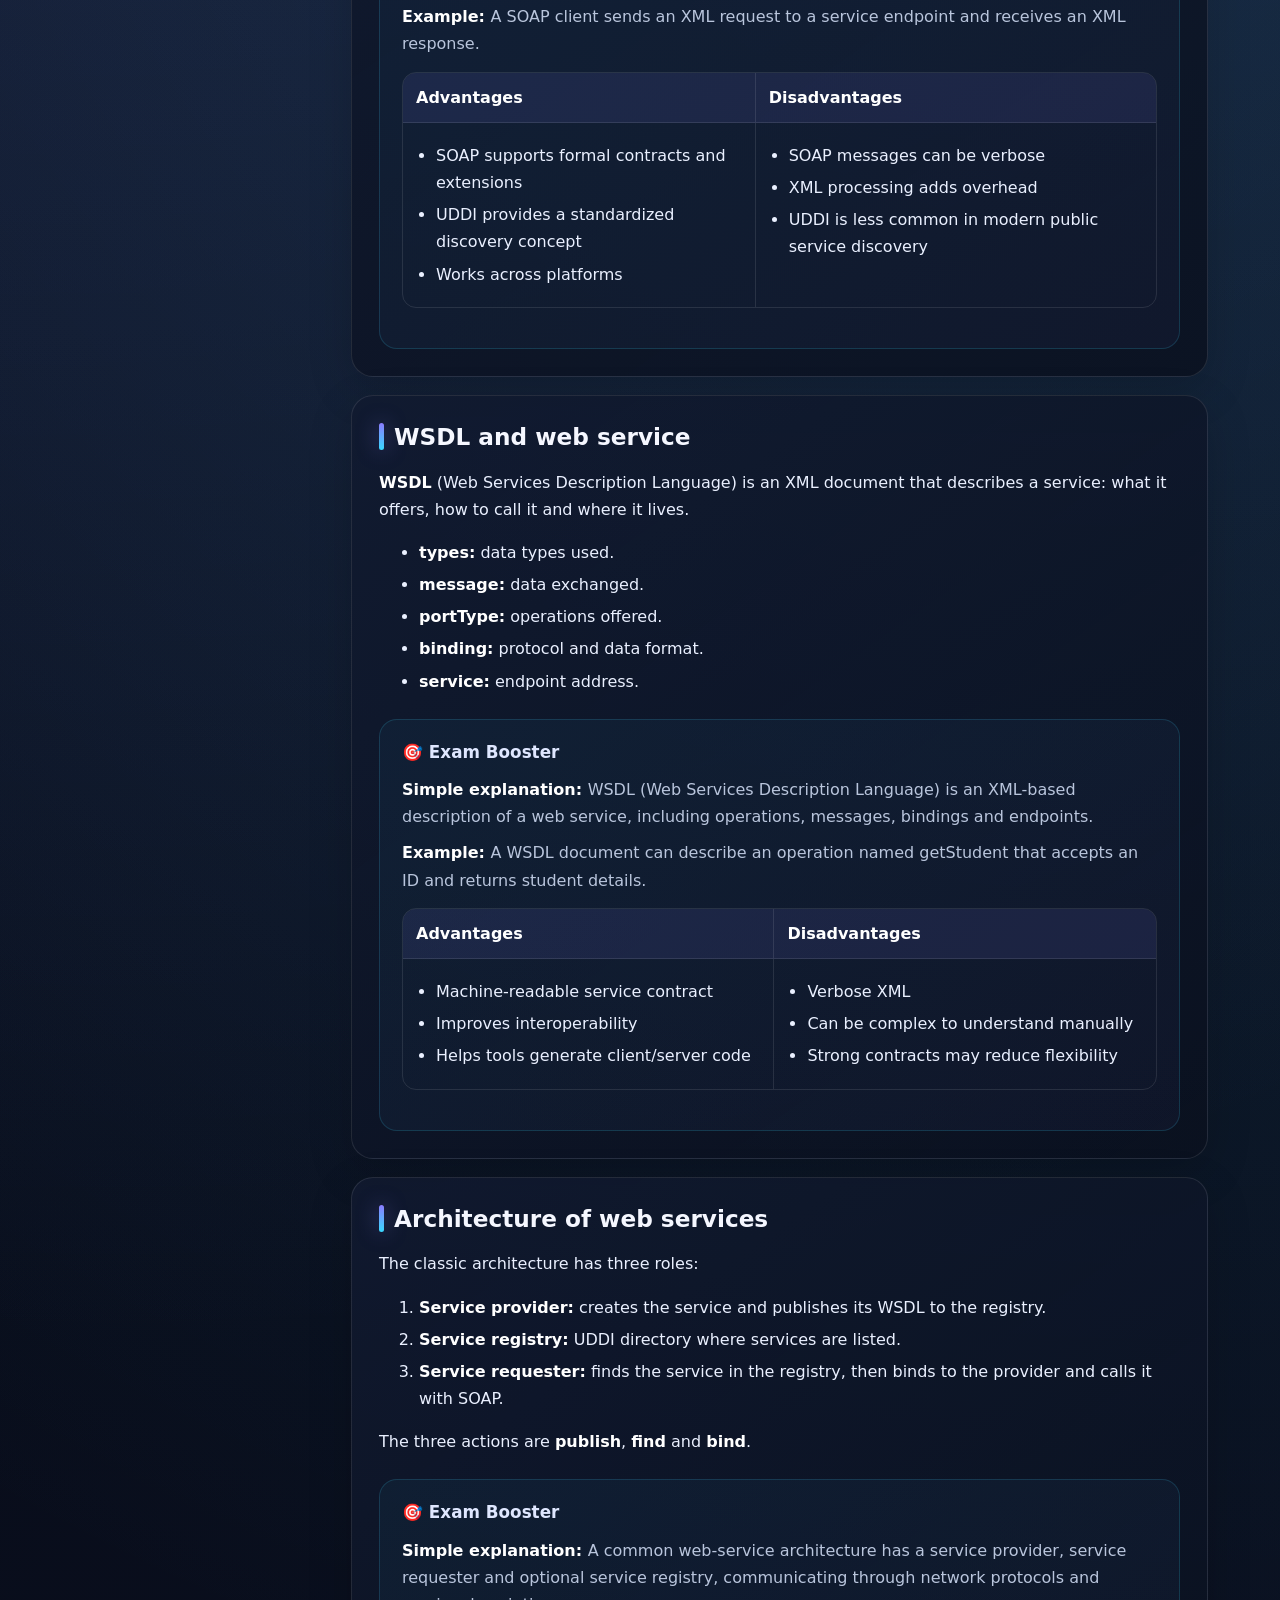
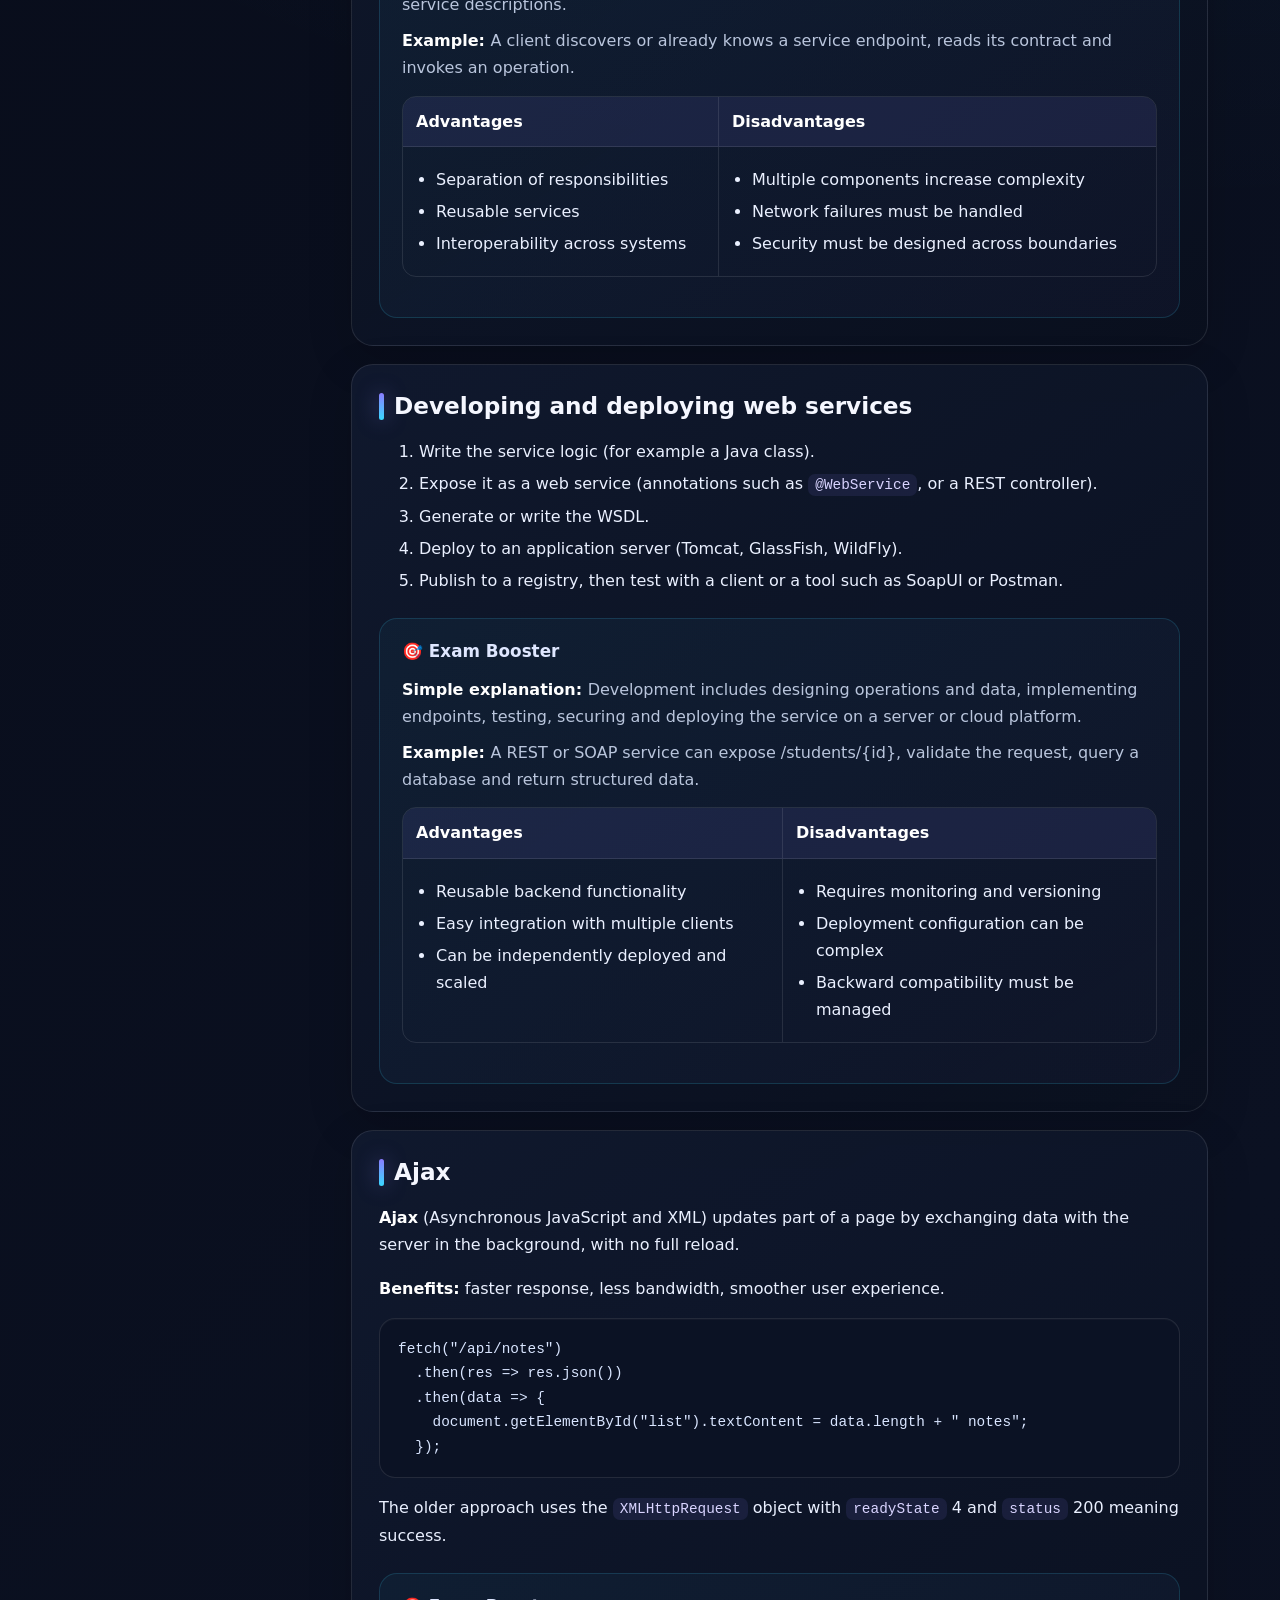
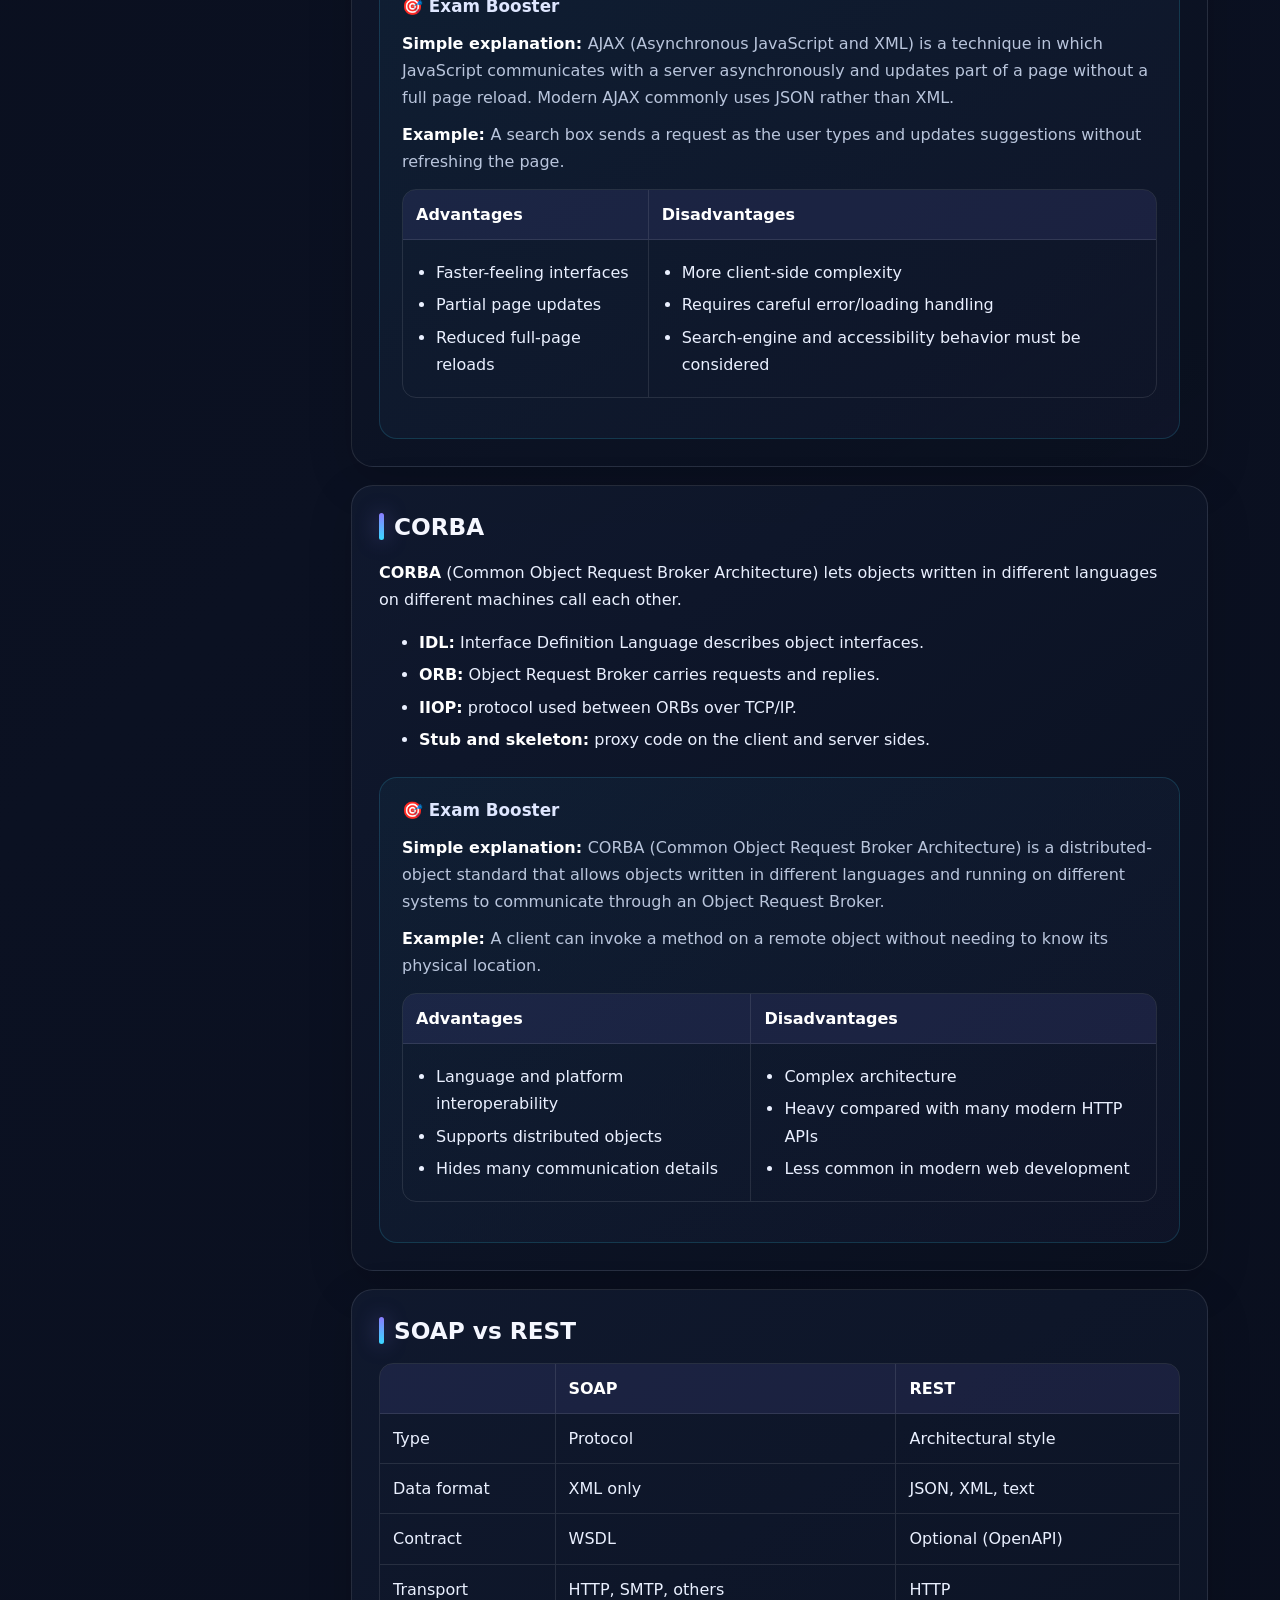
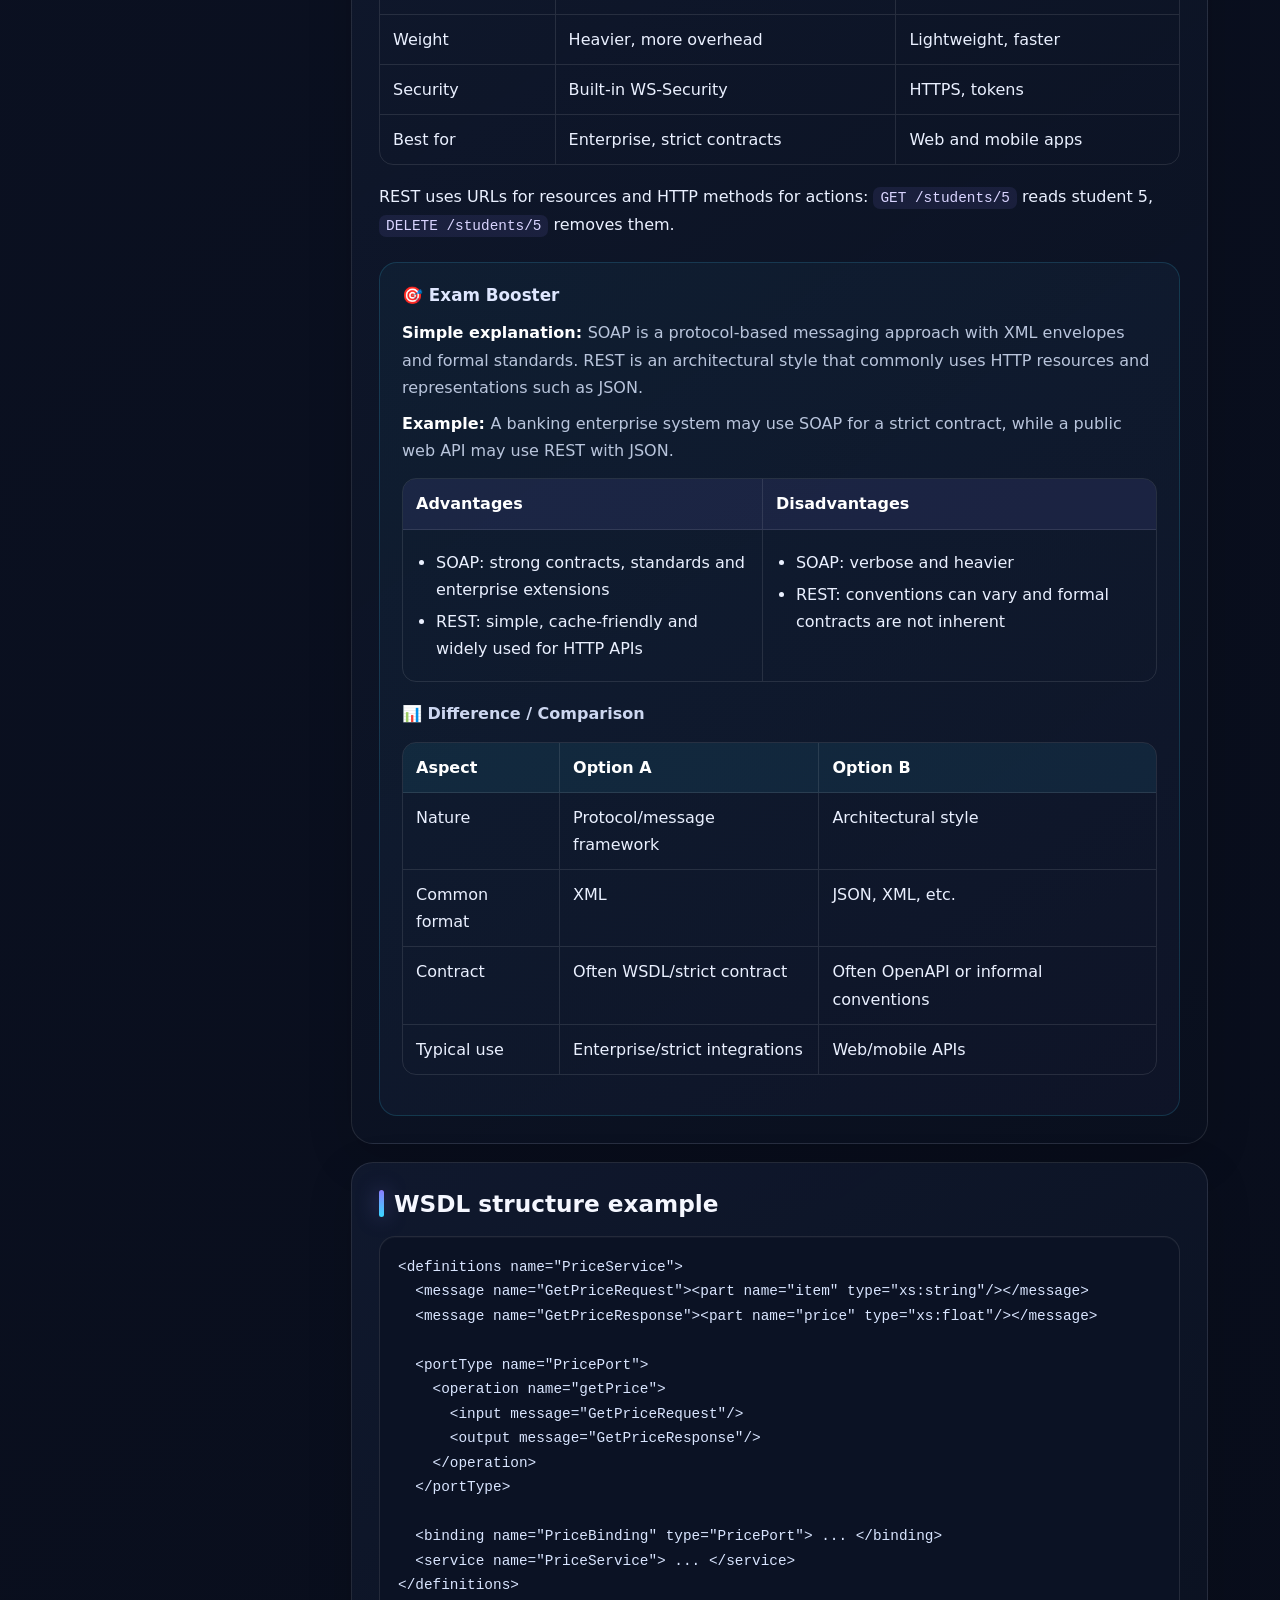
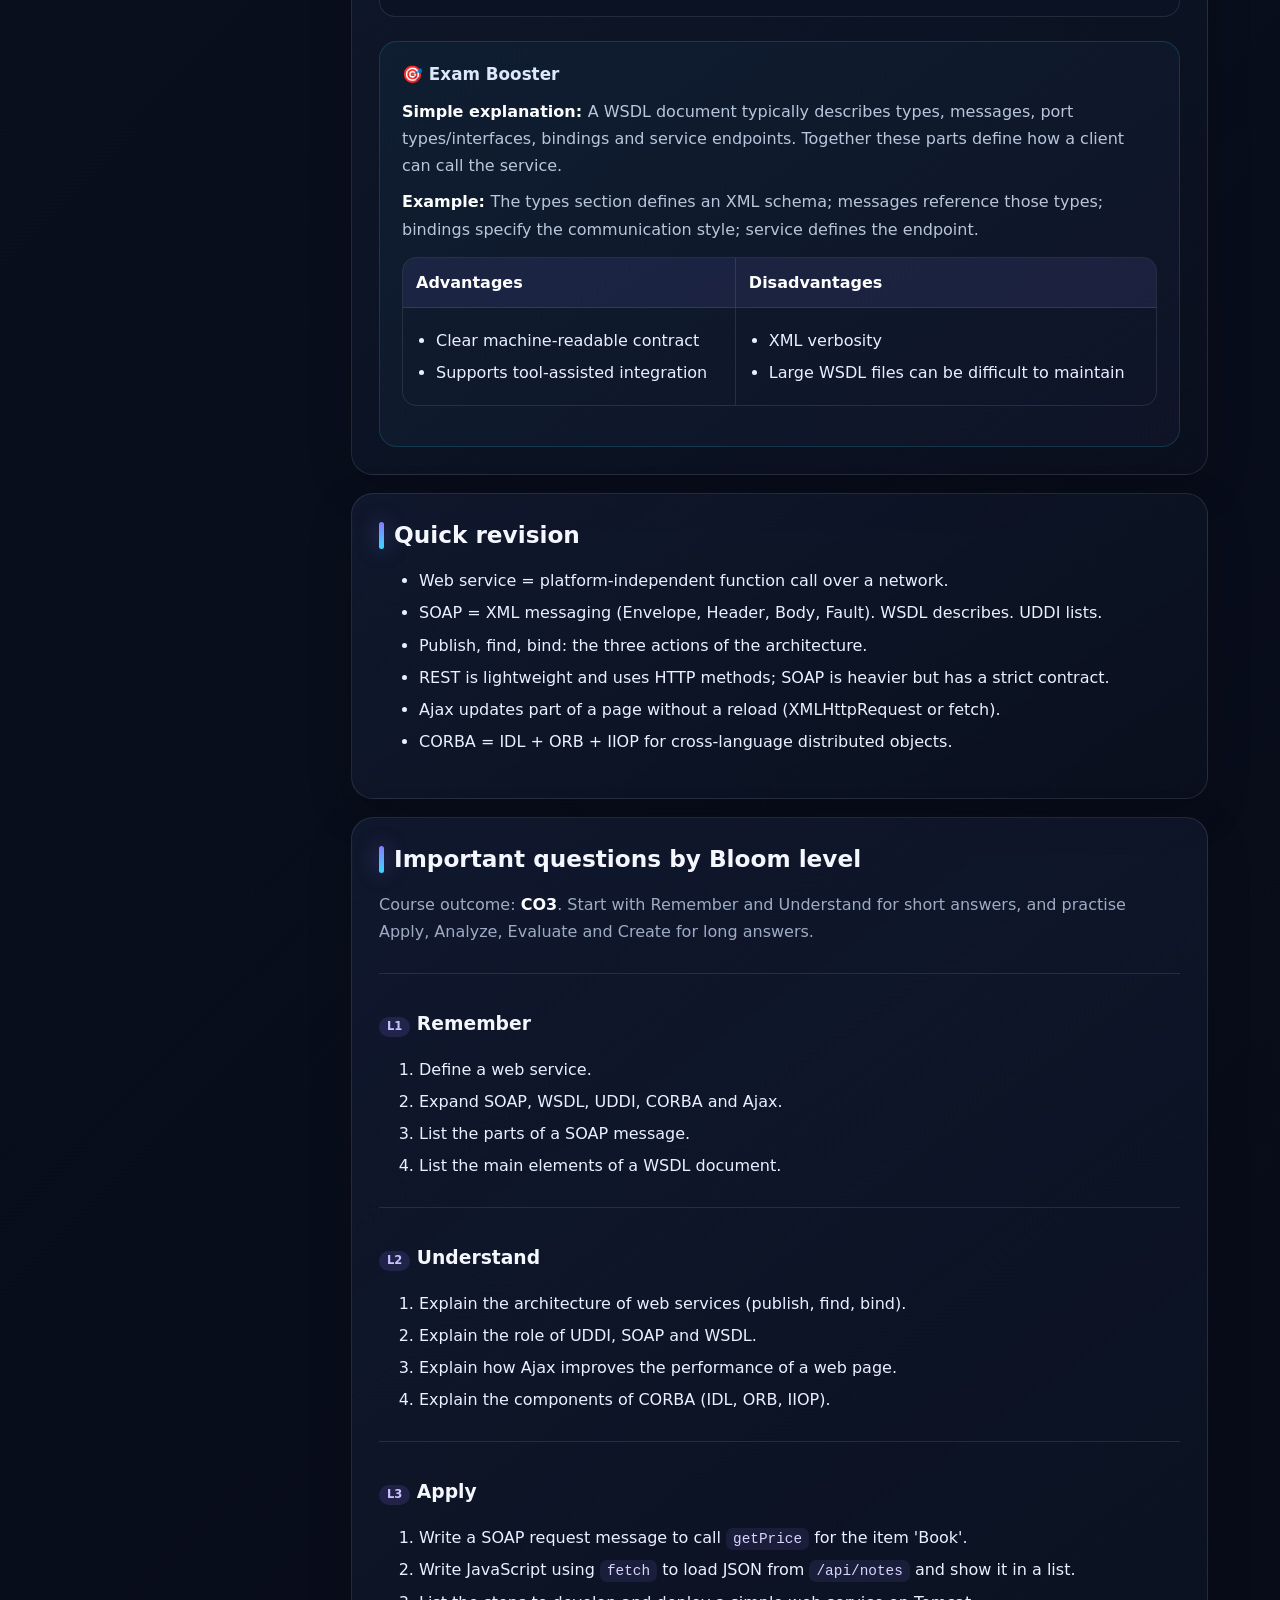
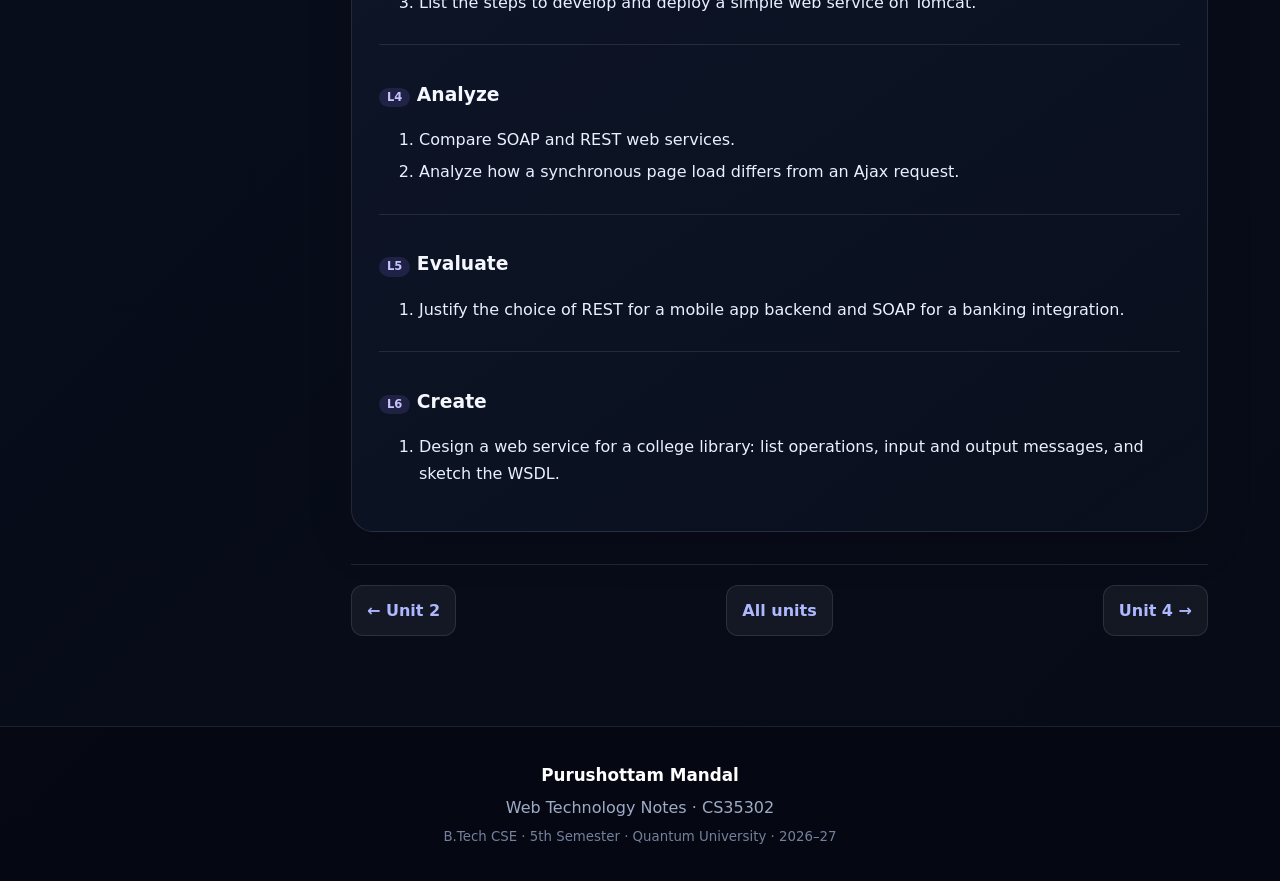
<file: unit-3.html>
<!DOCTYPE html>

<html lang="en">
<head>
<meta charset="utf-8"/>
<meta content="width=device-width, initial-scale=1" name="viewport"/>
<title>Unit 3 - Web Technology</title>
<link href="style.css" rel="stylesheet"/>
</head>
<body>
<header class="top"><div class="top-inner"><a class="brand" href="index.html"><span class="brand-mark">PM</span><span class="brand-copy"><span class="brand-name">PURUSHOTTAM MANDAL</span><span class="brand-subtitle">Web Technology Notes</span></span></a></div></header>
<div class="layout"><aside class="toc"><p class="toc-title">In this unit</p><ul><li><a href="#introduction-to-web-services">Introduction to web services</a></li><li><a href="#uddi-and-soap">UDDI and SOAP</a></li><li><a href="#wsdl-and-web-service">WSDL and web service</a></li><li><a href="#architecture-of-web-services">Architecture of web services</a></li><li><a href="#developing-and-deploying-web-services">Developing and deploying web services</a></li><li><a href="#ajax">Ajax</a></li><li><a href="#corba">CORBA</a></li><li><a href="#soap-vs-rest">SOAP vs REST</a></li><li><a href="#wsdl-structure-example">WSDL structure example</a></li><li><a href="#quick-revision"><b>Quick revision</b></a></li><li><a href="#important-questions"><b>Important questions</b></a></li></ul></aside><main><h1>Unit 3: Web services and Ajax</h1><section id="introduction-to-web-services"><h2>Introduction to web services</h2>
<p>A <b>web service</b> is a software component that offers functions over a network using standard protocols, so different platforms and languages can work together.</p>
<ul>
<li>Uses XML or JSON for data and HTTP for transport.</li>
<li>Platform and language independent.</li>
<li><b>Types:</b> SOAP-based and RESTful.</li>
</ul><div class="exam-booster"><h3>🎯 Exam Booster</h3><p><strong>Simple explanation: </strong>A web service is a software service accessible over a network through standardized web technologies. It enables different applications and platforms to communicate.</p><p><strong>Example: </strong>An online shopping application can call a payment service to verify a transaction.</p><table><tr><th>Advantages</th><th>Disadvantages</th></tr><tr><td><ul><li>Platform independence</li><li>Application interoperability</li><li>Reusable services</li><li>Loose coupling</li></ul></td><td><ul><li>Network latency</li><li>Security and authentication challenges</li><li>More complex distributed debugging</li></ul></td></tr></table></div></section><section id="uddi-and-soap"><h2>UDDI and SOAP</h2>
<p><b>UDDI</b> (Universal Description, Discovery and Integration) is a registry where providers publish services and clients find them.</p>
<p><b>SOAP</b> (Simple Object Access Protocol) is an XML-based messaging protocol. A SOAP message has:</p>
<ul>
<li><b>Envelope:</b> root element that wraps the message.</li>
<li><b>Header:</b> optional, carries extra information such as authentication.</li>
<li><b>Body:</b> the actual request or response.</li>
<li><b>Fault:</b> optional, reports errors.</li>
</ul><pre><code>&lt;soap:Envelope xmlns:soap="http://www.w3.org/2003/05/soap-envelope"&gt;
  &lt;soap:Body&gt;
    &lt;getPrice&gt;&lt;item&gt;Book&lt;/item&gt;&lt;/getPrice&gt;
  &lt;/soap:Body&gt;
&lt;/soap:Envelope&gt;</code></pre><div class="exam-booster"><h3>🎯 Exam Booster</h3><p><strong>Simple explanation: </strong>UDDI (Universal Description, Discovery and Integration) was designed as a registry for discovering web services. SOAP is a protocol framework for exchanging structured XML messages.</p><p><strong>Example: </strong>A SOAP client sends an XML request to a service endpoint and receives an XML response.</p><table><tr><th>Advantages</th><th>Disadvantages</th></tr><tr><td><ul><li>SOAP supports formal contracts and extensions</li><li>UDDI provides a standardized discovery concept</li><li>Works across platforms</li></ul></td><td><ul><li>SOAP messages can be verbose</li><li>XML processing adds overhead</li><li>UDDI is less common in modern public service discovery</li></ul></td></tr></table></div></section><section id="wsdl-and-web-service"><h2>WSDL and web service</h2>
<p><b>WSDL</b> (Web Services Description Language) is an XML document that describes a service: what it offers, how to call it and where it lives.</p>
<ul>
<li><b>types:</b> data types used.</li>
<li><b>message:</b> data exchanged.</li>
<li><b>portType:</b> operations offered.</li>
<li><b>binding:</b> protocol and data format.</li>
<li><b>service:</b> endpoint address.</li>
</ul><div class="exam-booster"><h3>🎯 Exam Booster</h3><p><strong>Simple explanation: </strong>WSDL (Web Services Description Language) is an XML-based description of a web service, including operations, messages, bindings and endpoints.</p><p><strong>Example: </strong>A WSDL document can describe an operation named getStudent that accepts an ID and returns student details.</p><table><tr><th>Advantages</th><th>Disadvantages</th></tr><tr><td><ul><li>Machine-readable service contract</li><li>Improves interoperability</li><li>Helps tools generate client/server code</li></ul></td><td><ul><li>Verbose XML</li><li>Can be complex to understand manually</li><li>Strong contracts may reduce flexibility</li></ul></td></tr></table></div></section><section id="architecture-of-web-services"><h2>Architecture of web services</h2>
<p>The classic architecture has three roles:</p>
<ol>
<li><b>Service provider:</b> creates the service and publishes its WSDL to the registry.</li>
<li><b>Service registry:</b> UDDI directory where services are listed.</li>
<li><b>Service requester:</b> finds the service in the registry, then binds to the provider and calls it with SOAP.</li>
</ol>
<p>The three actions are <b>publish</b>, <b>find</b> and <b>bind</b>.</p><div class="exam-booster"><h3>🎯 Exam Booster</h3><p><strong>Simple explanation: </strong>A common web-service architecture has a service provider, service requester and optional service registry, communicating through network protocols and service descriptions.</p><p><strong>Example: </strong>A client discovers or already knows a service endpoint, reads its contract and invokes an operation.</p><table><tr><th>Advantages</th><th>Disadvantages</th></tr><tr><td><ul><li>Separation of responsibilities</li><li>Reusable services</li><li>Interoperability across systems</li></ul></td><td><ul><li>Multiple components increase complexity</li><li>Network failures must be handled</li><li>Security must be designed across boundaries</li></ul></td></tr></table></div></section><section id="developing-and-deploying-web-services"><h2>Developing and deploying web services</h2>
<ol>
<li>Write the service logic (for example a Java class).</li>
<li>Expose it as a web service (annotations such as <code>@WebService</code>, or a REST controller).</li>
<li>Generate or write the WSDL.</li>
<li>Deploy to an application server (Tomcat, GlassFish, WildFly).</li>
<li>Publish to a registry, then test with a client or a tool such as SoapUI or Postman.</li>
</ol><div class="exam-booster"><h3>🎯 Exam Booster</h3><p><strong>Simple explanation: </strong>Development includes designing operations and data, implementing endpoints, testing, securing and deploying the service on a server or cloud platform.</p><p><strong>Example: </strong>A REST or SOAP service can expose /students/{id}, validate the request, query a database and return structured data.</p><table><tr><th>Advantages</th><th>Disadvantages</th></tr><tr><td><ul><li>Reusable backend functionality</li><li>Easy integration with multiple clients</li><li>Can be independently deployed and scaled</li></ul></td><td><ul><li>Requires monitoring and versioning</li><li>Deployment configuration can be complex</li><li>Backward compatibility must be managed</li></ul></td></tr></table></div></section><section id="ajax"><h2>Ajax</h2>
<p><b>Ajax</b> (Asynchronous JavaScript and XML) updates part of a page by exchanging data with the server in the background, with no full reload.</p>
<p><b>Benefits:</b> faster response, less bandwidth, smoother user experience.</p><pre><code>fetch("/api/notes")
  .then(res =&gt; res.json())
  .then(data =&gt; {
    document.getElementById("list").textContent = data.length + " notes";
  });</code></pre>
<p>The older approach uses the <code>XMLHttpRequest</code> object with <code>readyState</code> 4 and <code>status</code> 200 meaning success.</p><div class="exam-booster"><h3>🎯 Exam Booster</h3><p><strong>Simple explanation: </strong>AJAX (Asynchronous JavaScript and XML) is a technique in which JavaScript communicates with a server asynchronously and updates part of a page without a full page reload. Modern AJAX commonly uses JSON rather than XML.</p><p><strong>Example: </strong>A search box sends a request as the user types and updates suggestions without refreshing the page.</p><table><tr><th>Advantages</th><th>Disadvantages</th></tr><tr><td><ul><li>Faster-feeling interfaces</li><li>Partial page updates</li><li>Reduced full-page reloads</li></ul></td><td><ul><li>More client-side complexity</li><li>Requires careful error/loading handling</li><li>Search-engine and accessibility behavior must be considered</li></ul></td></tr></table></div></section><section id="corba"><h2>CORBA</h2>
<p><b>CORBA</b> (Common Object Request Broker Architecture) lets objects written in different languages on different machines call each other.</p>
<ul>
<li><b>IDL:</b> Interface Definition Language describes object interfaces.</li>
<li><b>ORB:</b> Object Request Broker carries requests and replies.</li>
<li><b>IIOP:</b> protocol used between ORBs over TCP/IP.</li>
<li><b>Stub and skeleton:</b> proxy code on the client and server sides.</li>
</ul><div class="exam-booster"><h3>🎯 Exam Booster</h3><p><strong>Simple explanation: </strong>CORBA (Common Object Request Broker Architecture) is a distributed-object standard that allows objects written in different languages and running on different systems to communicate through an Object Request Broker.</p><p><strong>Example: </strong>A client can invoke a method on a remote object without needing to know its physical location.</p><table><tr><th>Advantages</th><th>Disadvantages</th></tr><tr><td><ul><li>Language and platform interoperability</li><li>Supports distributed objects</li><li>Hides many communication details</li></ul></td><td><ul><li>Complex architecture</li><li>Heavy compared with many modern HTTP APIs</li><li>Less common in modern web development</li></ul></td></tr></table></div></section><section id="soap-vs-rest"><h2>SOAP vs REST</h2>
<table>
<tr><th></th><th>SOAP</th><th>REST</th></tr>
<tr><td>Type</td><td>Protocol</td><td>Architectural style</td></tr>
<tr><td>Data format</td><td>XML only</td><td>JSON, XML, text</td></tr>
<tr><td>Contract</td><td>WSDL</td><td>Optional (OpenAPI)</td></tr>
<tr><td>Transport</td><td>HTTP, SMTP, others</td><td>HTTP</td></tr>
<tr><td>Weight</td><td>Heavier, more overhead</td><td>Lightweight, faster</td></tr>
<tr><td>Security</td><td>Built-in WS-Security</td><td>HTTPS, tokens</td></tr>
<tr><td>Best for</td><td>Enterprise, strict contracts</td><td>Web and mobile apps</td></tr>
</table>
<p>REST uses URLs for resources and HTTP methods for actions: <code>GET /students/5</code> reads student 5, <code>DELETE /students/5</code> removes them.</p><div class="exam-booster"><h3>🎯 Exam Booster</h3><p><strong>Simple explanation: </strong>SOAP is a protocol-based messaging approach with XML envelopes and formal standards. REST is an architectural style that commonly uses HTTP resources and representations such as JSON.</p><p><strong>Example: </strong>A banking enterprise system may use SOAP for a strict contract, while a public web API may use REST with JSON.</p><table><tr><th>Advantages</th><th>Disadvantages</th></tr><tr><td><ul><li>SOAP: strong contracts, standards and enterprise extensions</li><li>REST: simple, cache-friendly and widely used for HTTP APIs</li></ul></td><td><ul><li>SOAP: verbose and heavier</li><li>REST: conventions can vary and formal contracts are not inherent</li></ul></td></tr></table><div class="difference-box"><h4>📊 Difference / Comparison</h4><table><tr><th>Aspect</th><th>Option A</th><th>Option B</th></tr><tr><td>Nature</td><td>Protocol/message framework</td><td>Architectural style</td></tr><tr><td>Common format</td><td>XML</td><td>JSON, XML, etc.</td></tr><tr><td>Contract</td><td>Often WSDL/strict contract</td><td>Often OpenAPI or informal conventions</td></tr><tr><td>Typical use</td><td>Enterprise/strict integrations</td><td>Web/mobile APIs</td></tr></table></div></div></section><section id="wsdl-structure-example"><h2>WSDL structure example</h2><pre><code>&lt;definitions name="PriceService"&gt;
  &lt;message name="GetPriceRequest"&gt;&lt;part name="item" type="xs:string"/&gt;&lt;/message&gt;
  &lt;message name="GetPriceResponse"&gt;&lt;part name="price" type="xs:float"/&gt;&lt;/message&gt;

  &lt;portType name="PricePort"&gt;
    &lt;operation name="getPrice"&gt;
      &lt;input message="GetPriceRequest"/&gt;
      &lt;output message="GetPriceResponse"/&gt;
    &lt;/operation&gt;
  &lt;/portType&gt;

  &lt;binding name="PriceBinding" type="PricePort"&gt; ... &lt;/binding&gt;
  &lt;service name="PriceService"&gt; ... &lt;/service&gt;
&lt;/definitions&gt;</code></pre><div class="exam-booster"><h3>🎯 Exam Booster</h3><p><strong>Simple explanation: </strong>A WSDL document typically describes types, messages, port types/interfaces, bindings and service endpoints. Together these parts define how a client can call the service.</p><p><strong>Example: </strong>The types section defines an XML schema; messages reference those types; bindings specify the communication style; service defines the endpoint.</p><table><tr><th>Advantages</th><th>Disadvantages</th></tr><tr><td><ul><li>Clear machine-readable contract</li><li>Supports tool-assisted integration</li></ul></td><td><ul><li>XML verbosity</li><li>Large WSDL files can be difficult to maintain</li></ul></td></tr></table></div></section><section id="quick-revision"><h2>Quick revision</h2><ul><li>Web service = platform-independent function call over a network.</li><li>SOAP = XML messaging (Envelope, Header, Body, Fault). WSDL describes. UDDI lists.</li><li>Publish, find, bind: the three actions of the architecture.</li><li>REST is lightweight and uses HTTP methods; SOAP is heavier but has a strict contract.</li><li>Ajax updates part of a page without a reload (XMLHttpRequest or fetch).</li><li>CORBA = IDL + ORB + IIOP for cross-language distributed objects.</li></ul></section><section id="important-questions"><h2>Important questions by Bloom level</h2><p class="note">Course outcome: <b>CO3</b>. Start with Remember and Understand for short answers, and practise Apply, Analyze, Evaluate and Create for long answers.</p><div class="bloom"><h3><span class="tag">L1</span> Remember</h3><ol><li>Define a web service.</li><li>Expand SOAP, WSDL, UDDI, CORBA and Ajax.</li><li>List the parts of a SOAP message.</li><li>List the main elements of a WSDL document.</li></ol></div><div class="bloom"><h3><span class="tag">L2</span> Understand</h3><ol><li>Explain the architecture of web services (publish, find, bind).</li><li>Explain the role of UDDI, SOAP and WSDL.</li><li>Explain how Ajax improves the performance of a web page.</li><li>Explain the components of CORBA (IDL, ORB, IIOP).</li></ol></div><div class="bloom"><h3><span class="tag">L3</span> Apply</h3><ol><li>Write a SOAP request message to call <code>getPrice</code> for the item 'Book'.</li><li>Write JavaScript using <code>fetch</code> to load JSON from <code>/api/notes</code> and show it in a list.</li><li>List the steps to develop and deploy a simple web service on Tomcat.</li></ol></div><div class="bloom"><h3><span class="tag">L4</span> Analyze</h3><ol><li>Compare SOAP and REST web services.</li><li>Analyze how a synchronous page load differs from an Ajax request.</li></ol></div><div class="bloom"><h3><span class="tag">L5</span> Evaluate</h3><ol><li>Justify the choice of REST for a mobile app backend and SOAP for a banking integration.</li></ol></div><div class="bloom"><h3><span class="tag">L6</span> Create</h3><ol><li>Design a web service for a college library: list operations, input and output messages, and sketch the WSDL.</li></ol></div></section><nav class="pager"><a href="unit-2.html">← Unit 2</a><a href="index.html">All units</a><a href="unit-4.html">Unit 4 →</a></nav></main></div>
<footer class="foot"><strong>Purushottam Mandal</strong>Web Technology Notes · CS35302<br/><small>B.Tech CSE · 5th Semester · Quantum University · 2026–27</small></footer>
</body>
</html>
</file>
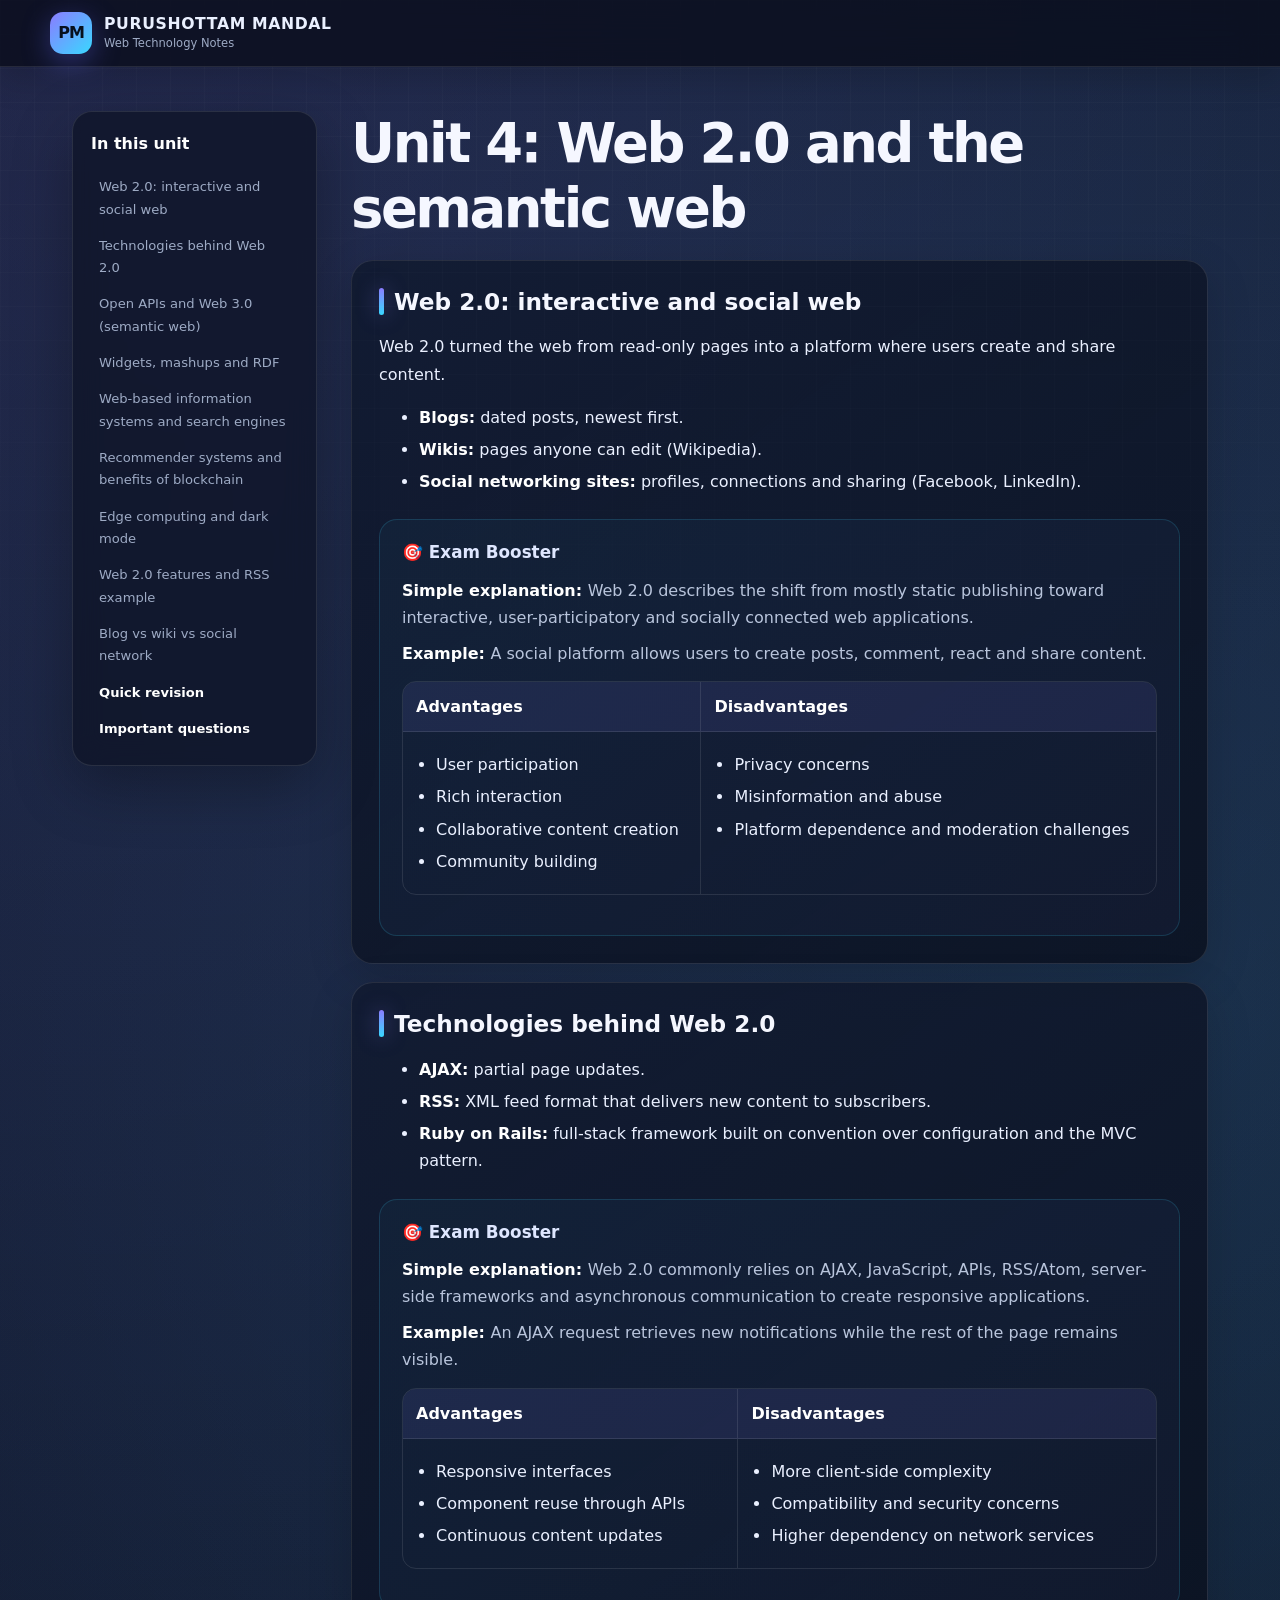
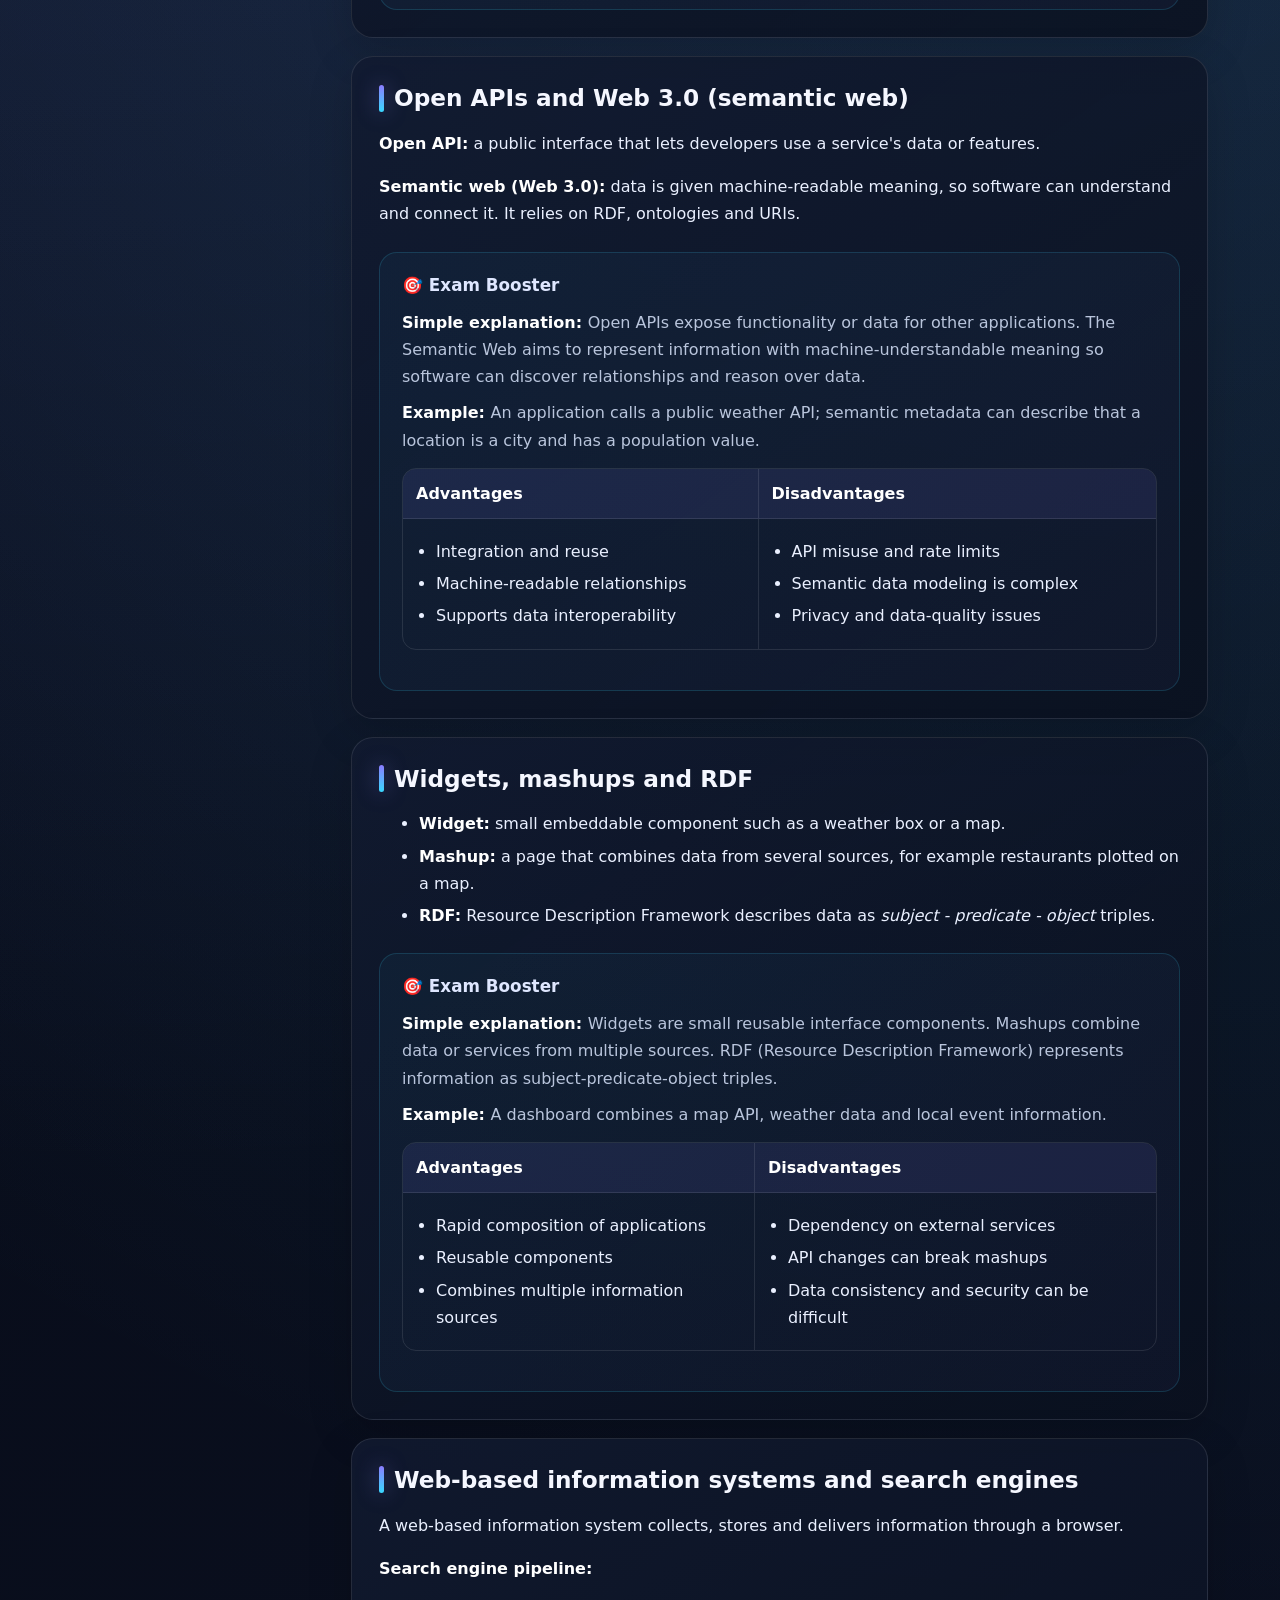
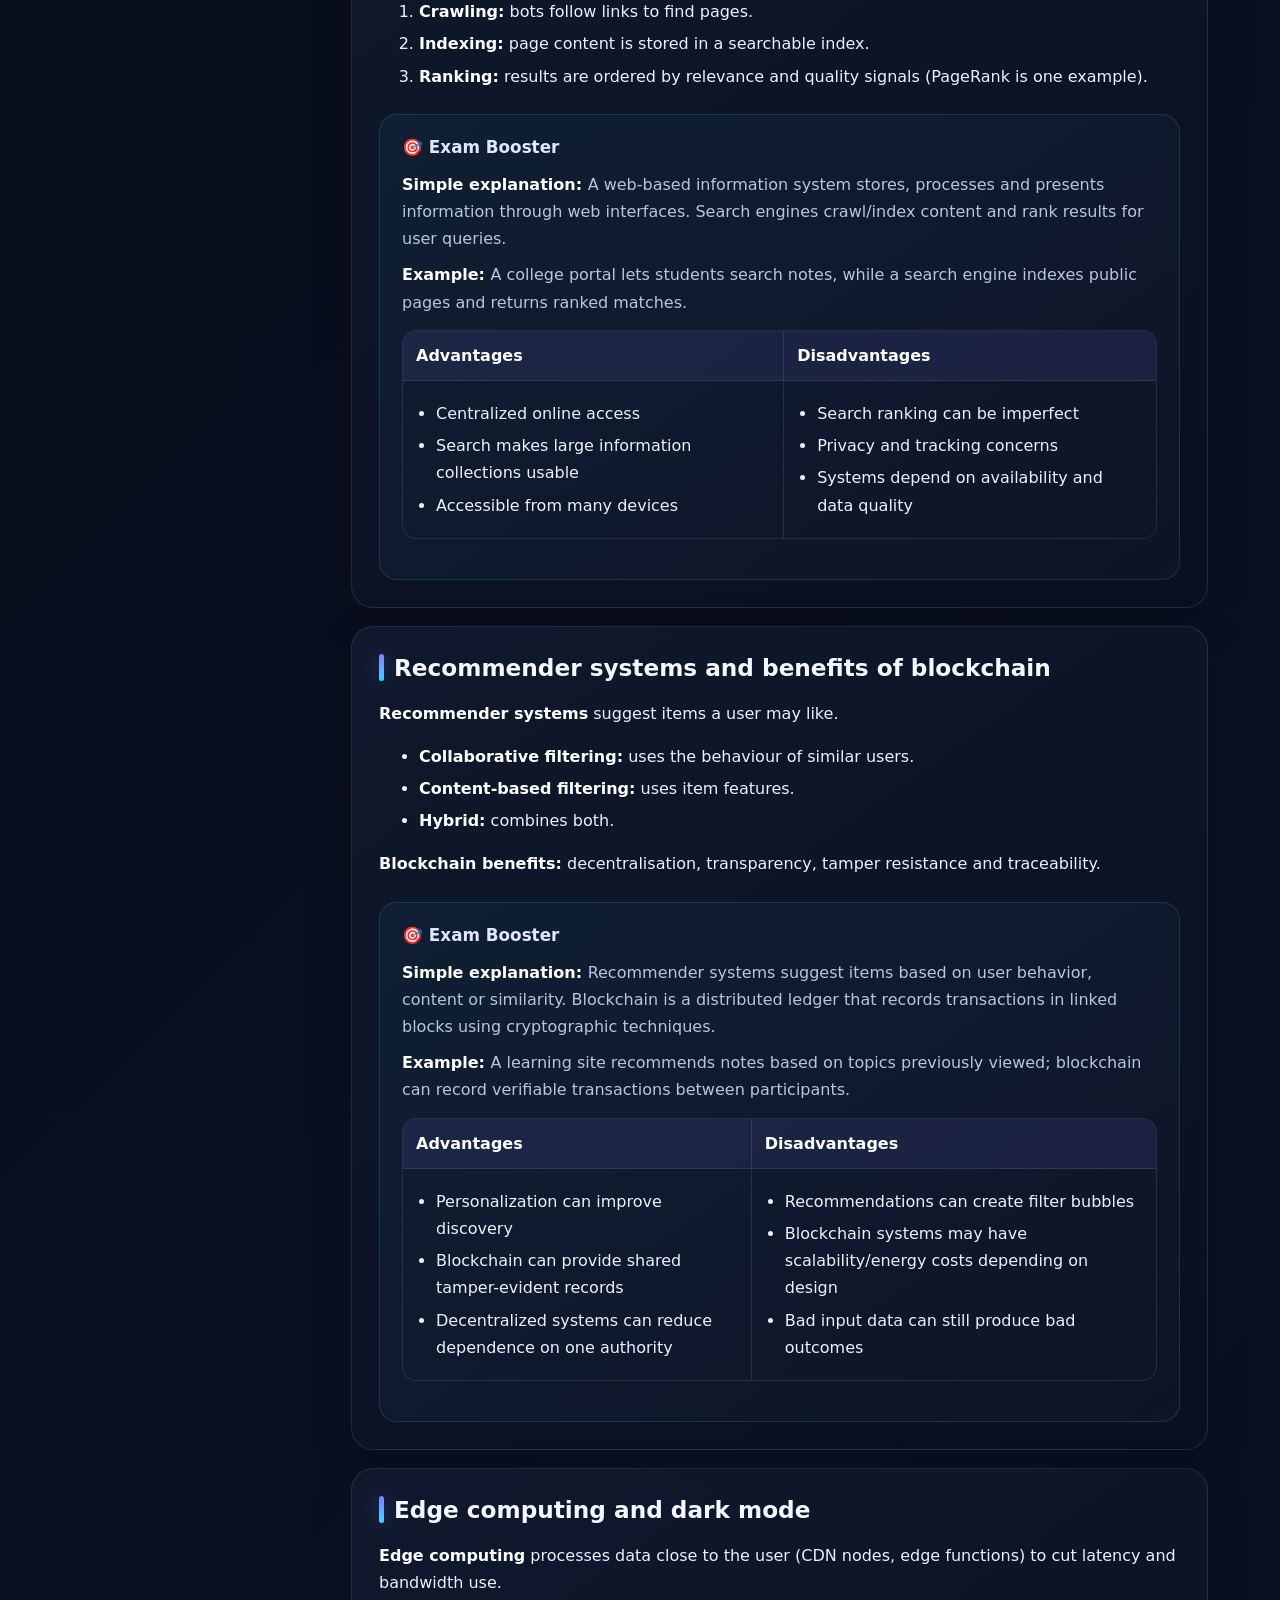
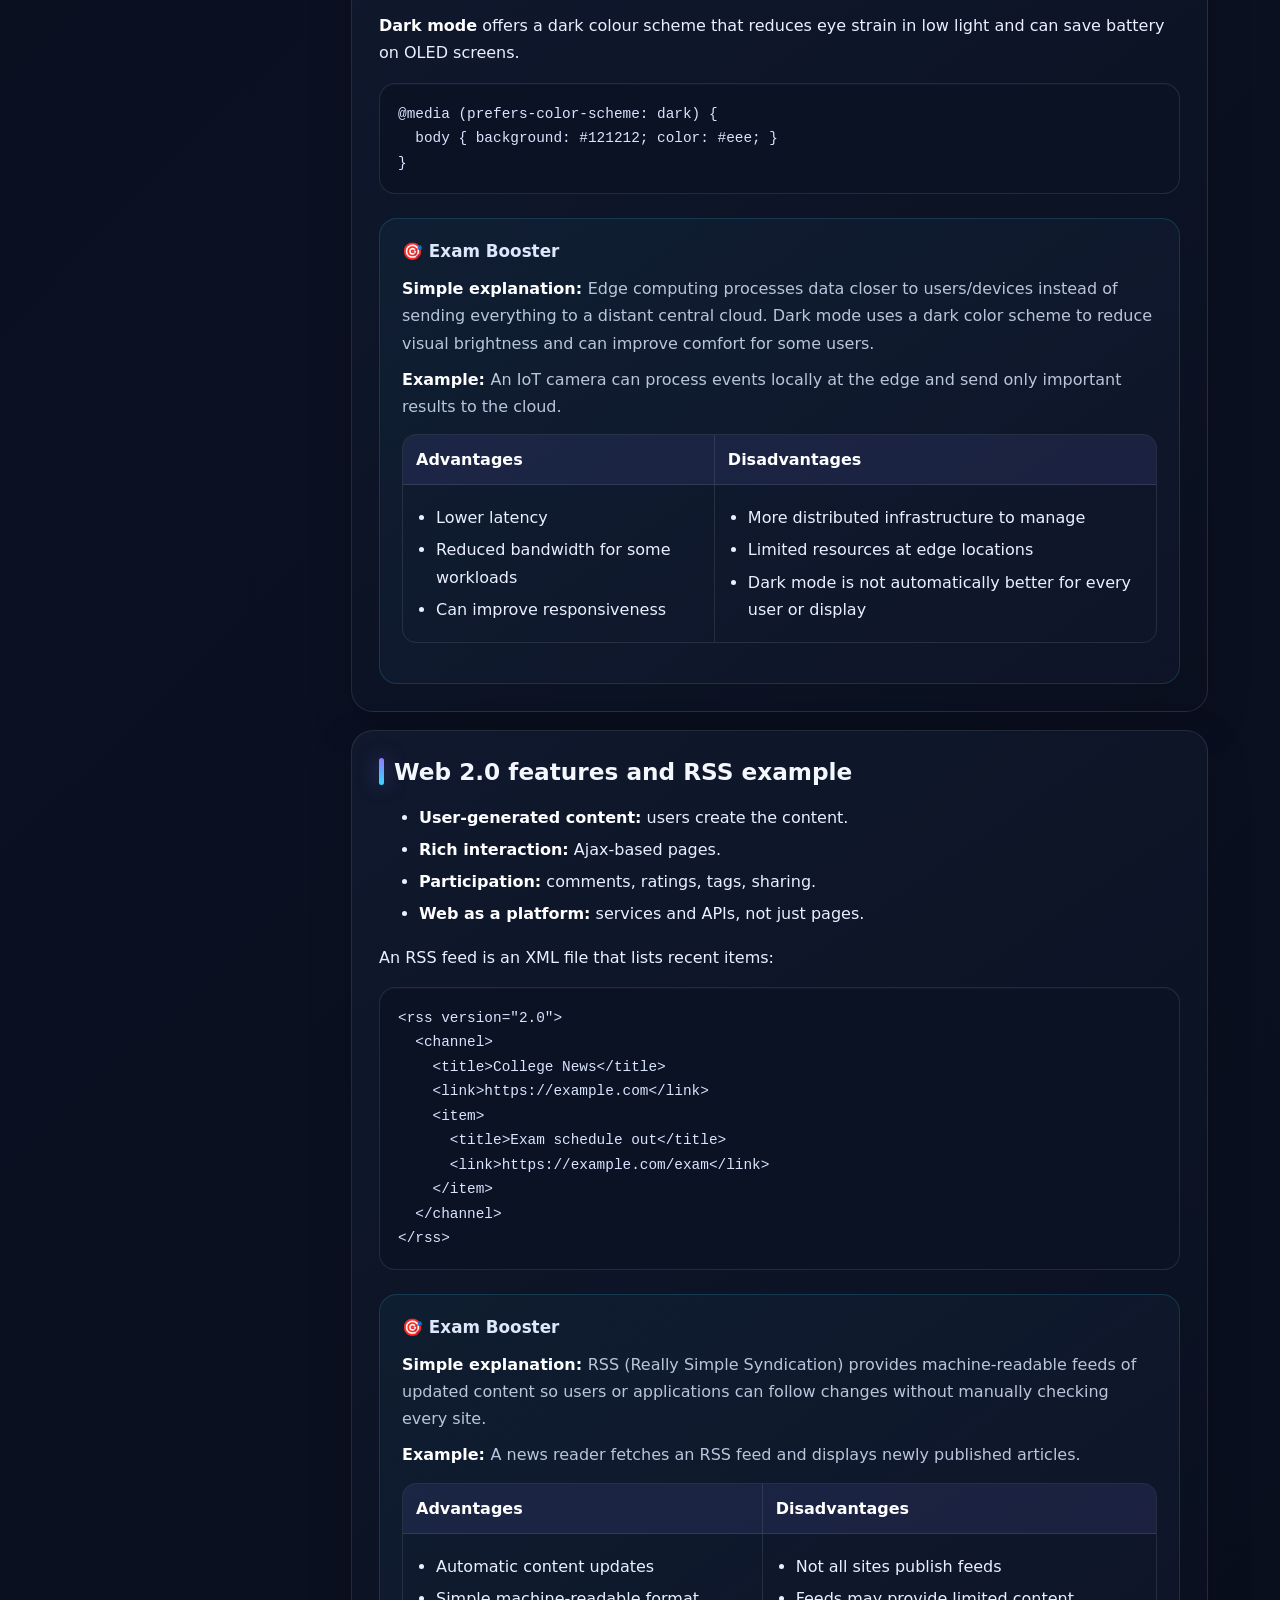
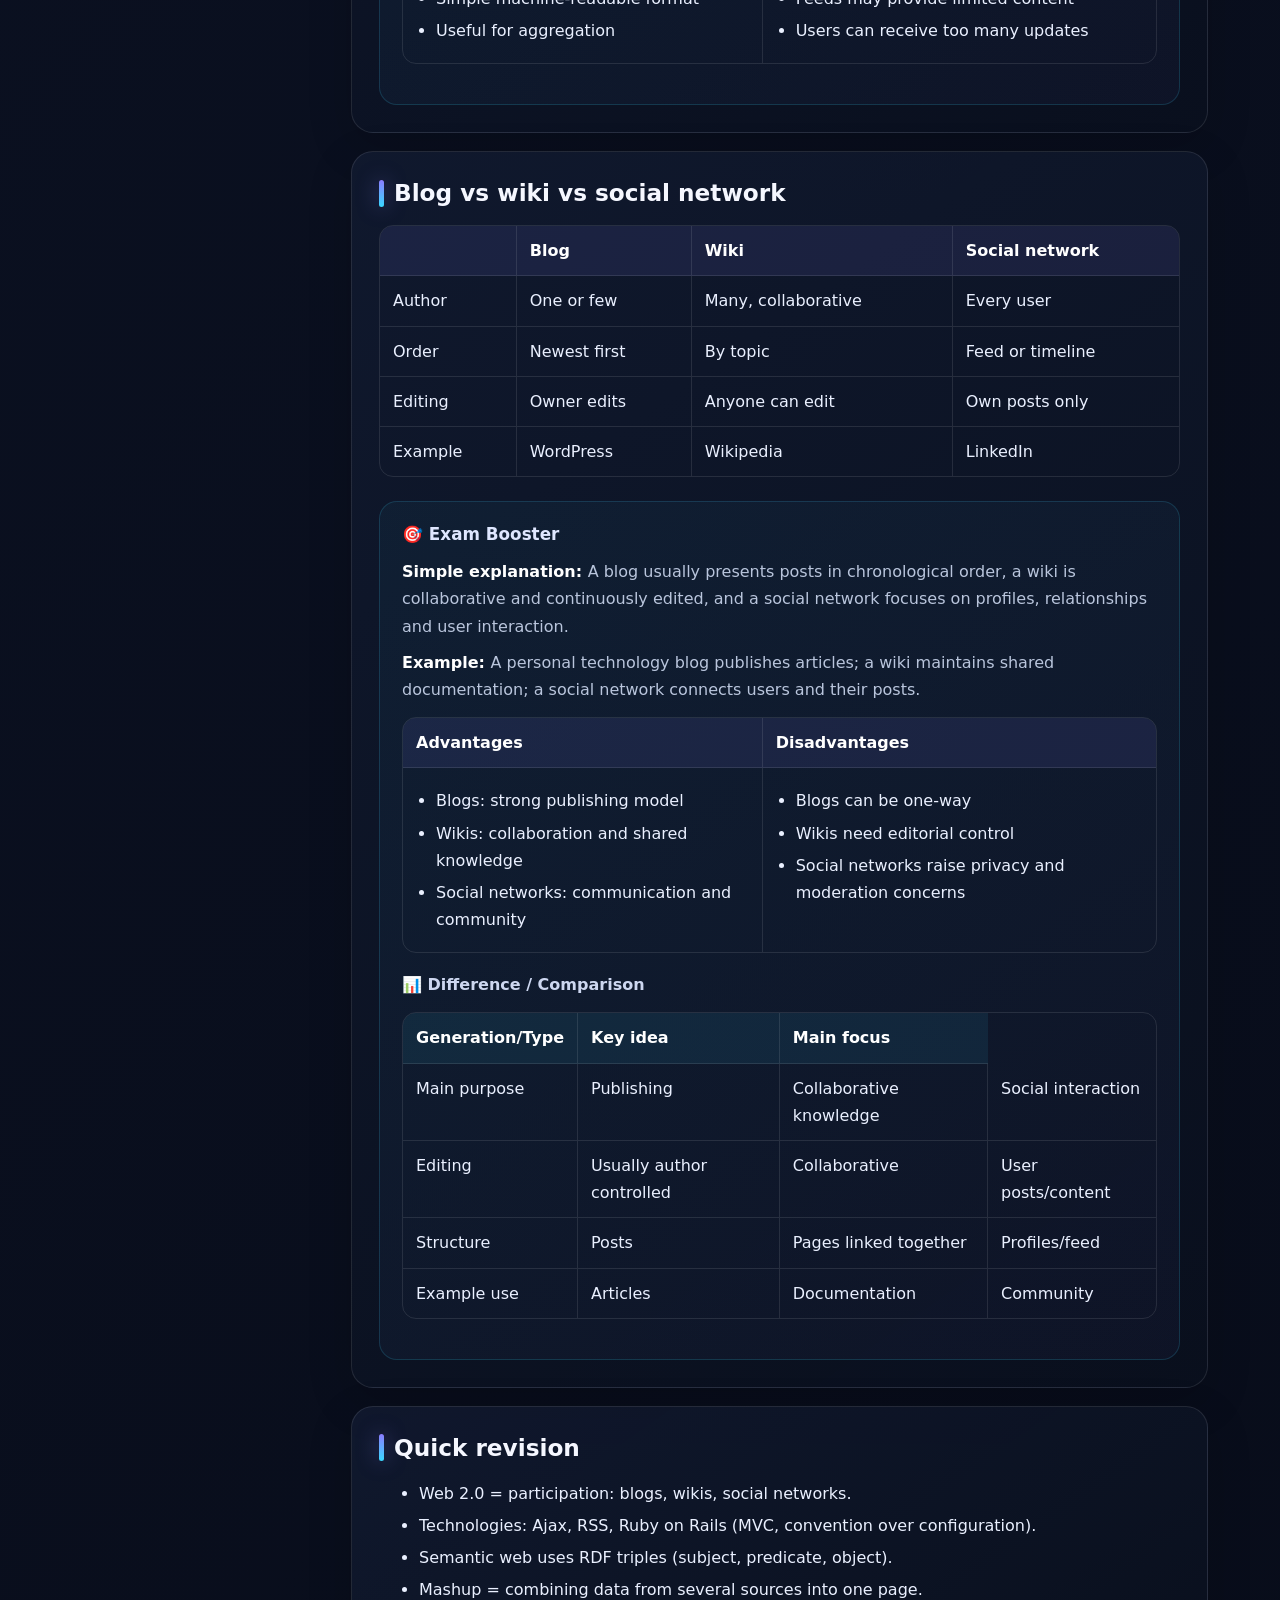
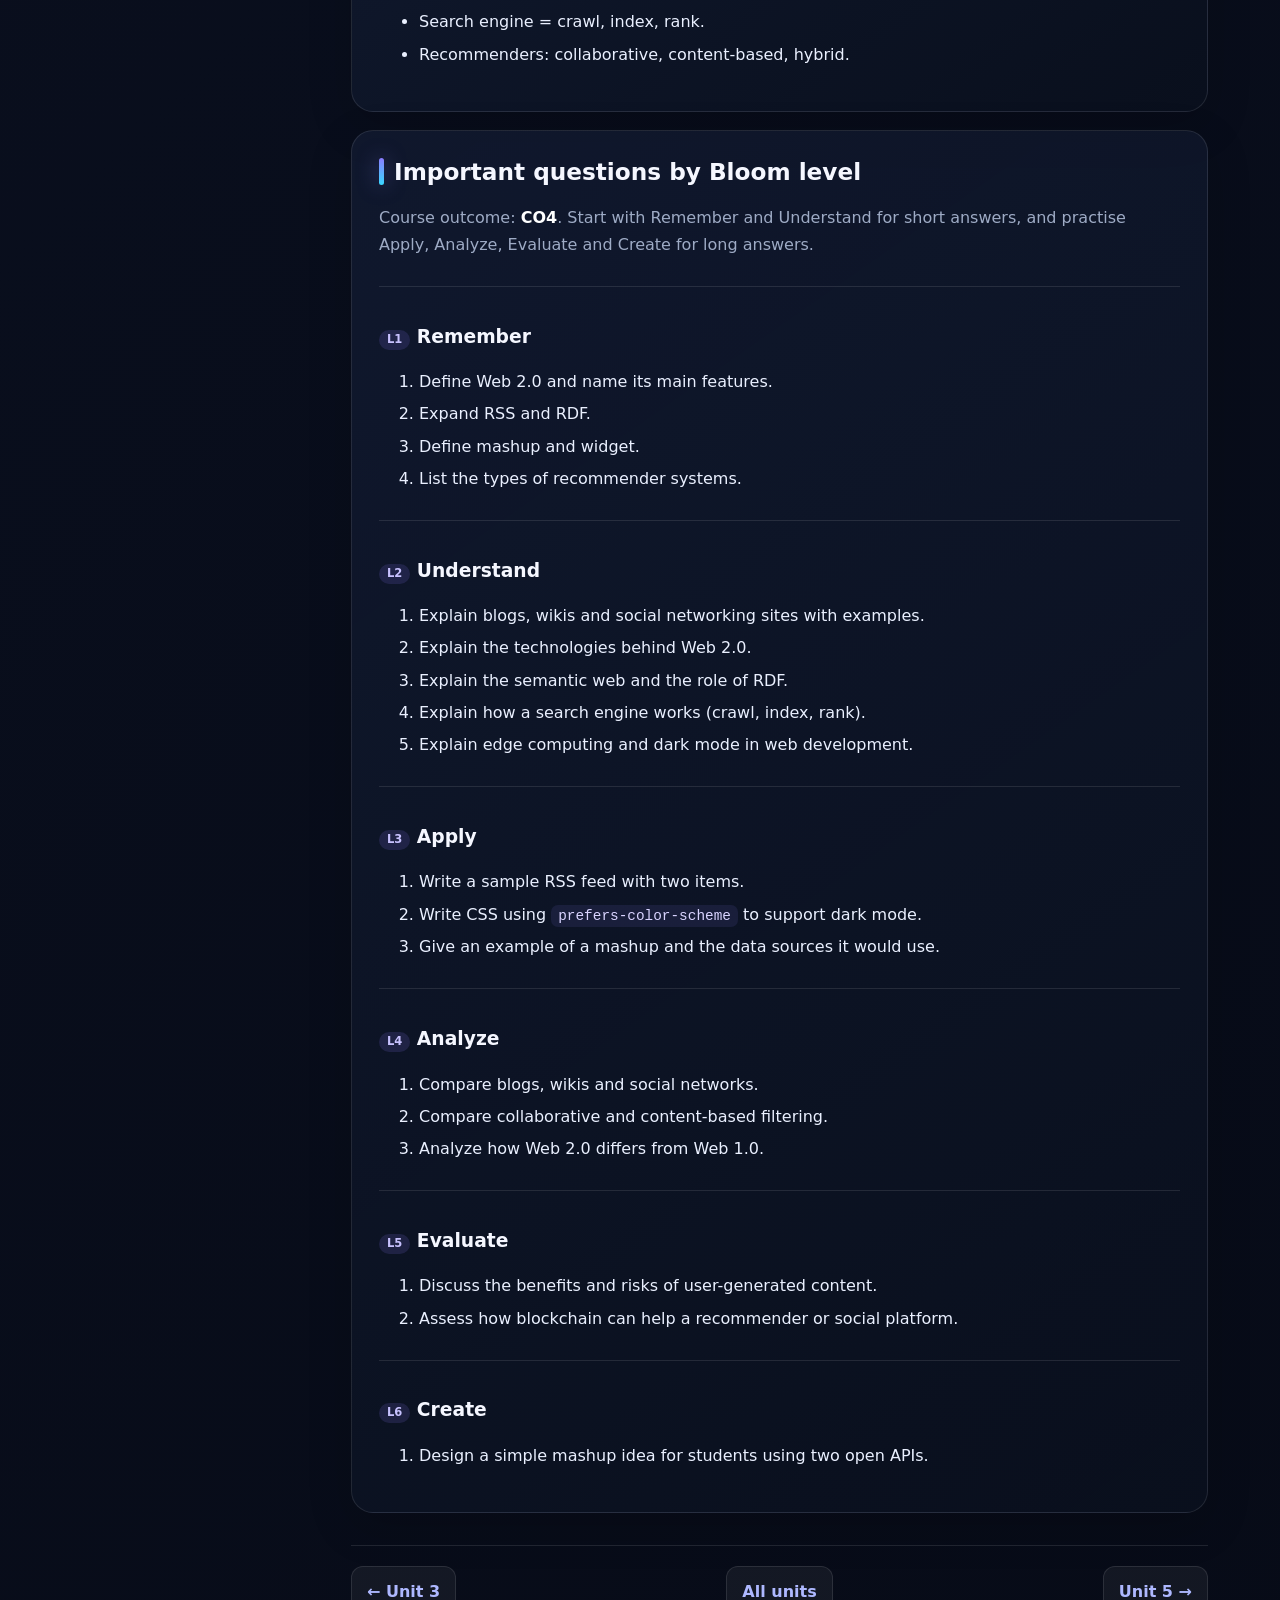
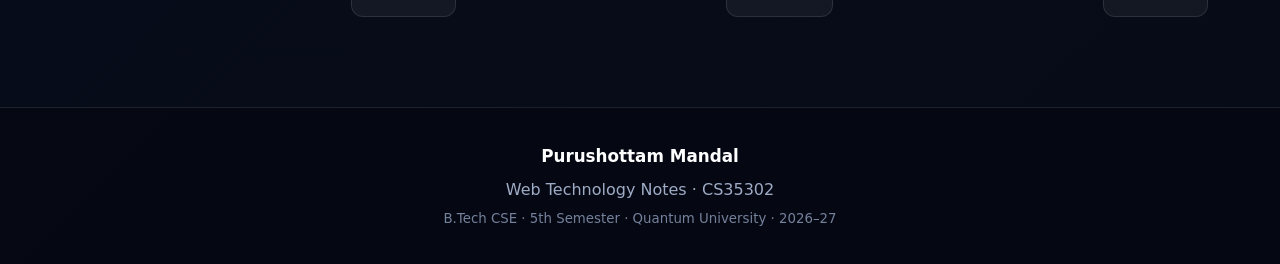
<file: unit-4.html>
<!DOCTYPE html>

<html lang="en">
<head>
<meta charset="utf-8"/>
<meta content="width=device-width, initial-scale=1" name="viewport"/>
<title>Unit 4 - Web Technology</title>
<link href="style.css" rel="stylesheet"/>
</head>
<body>
<header class="top"><div class="top-inner"><a class="brand" href="index.html"><span class="brand-mark">PM</span><span class="brand-copy"><span class="brand-name">PURUSHOTTAM MANDAL</span><span class="brand-subtitle">Web Technology Notes</span></span></a></div></header>
<div class="layout"><aside class="toc"><p class="toc-title">In this unit</p><ul><li><a href="#web-2-0--interactive-and-social-web">Web 2.0: interactive and social web</a></li><li><a href="#technologies-behind-web-2-0">Technologies behind Web 2.0</a></li><li><a href="#open-apis-and-web-3-0--semantic-web">Open APIs and Web 3.0 (semantic web)</a></li><li><a href="#widgets--mashups-and-rdf">Widgets, mashups and RDF</a></li><li><a href="#web-based-information-systems-and-search-engines">Web-based information systems and search engines</a></li><li><a href="#recommender-systems-and-benefits-of-blockchain">Recommender systems and benefits of blockchain</a></li><li><a href="#edge-computing-and-dark-mode">Edge computing and dark mode</a></li><li><a href="#web-2-0-features-and-rss-example">Web 2.0 features and RSS example</a></li><li><a href="#blog-vs-wiki-vs-social-network">Blog vs wiki vs social network</a></li><li><a href="#quick-revision"><b>Quick revision</b></a></li><li><a href="#important-questions"><b>Important questions</b></a></li></ul></aside><main><h1>Unit 4: Web 2.0 and the semantic web</h1><section id="web-2-0--interactive-and-social-web"><h2>Web 2.0: interactive and social web</h2>
<p>Web 2.0 turned the web from read-only pages into a platform where users create and share content.</p>
<ul>
<li><b>Blogs:</b> dated posts, newest first.</li>
<li><b>Wikis:</b> pages anyone can edit (Wikipedia).</li>
<li><b>Social networking sites:</b> profiles, connections and sharing (Facebook, LinkedIn).</li>
</ul><div class="exam-booster"><h3>🎯 Exam Booster</h3><p><strong>Simple explanation: </strong>Web 2.0 describes the shift from mostly static publishing toward interactive, user-participatory and socially connected web applications.</p><p><strong>Example: </strong>A social platform allows users to create posts, comment, react and share content.</p><table><tr><th>Advantages</th><th>Disadvantages</th></tr><tr><td><ul><li>User participation</li><li>Rich interaction</li><li>Collaborative content creation</li><li>Community building</li></ul></td><td><ul><li>Privacy concerns</li><li>Misinformation and abuse</li><li>Platform dependence and moderation challenges</li></ul></td></tr></table></div></section><section id="technologies-behind-web-2-0"><h2>Technologies behind Web 2.0</h2>
<ul>
<li><b>AJAX:</b> partial page updates.</li>
<li><b>RSS:</b> XML feed format that delivers new content to subscribers.</li>
<li><b>Ruby on Rails:</b> full-stack framework built on convention over configuration and the MVC pattern.</li>
</ul><div class="exam-booster"><h3>🎯 Exam Booster</h3><p><strong>Simple explanation: </strong>Web 2.0 commonly relies on AJAX, JavaScript, APIs, RSS/Atom, server-side frameworks and asynchronous communication to create responsive applications.</p><p><strong>Example: </strong>An AJAX request retrieves new notifications while the rest of the page remains visible.</p><table><tr><th>Advantages</th><th>Disadvantages</th></tr><tr><td><ul><li>Responsive interfaces</li><li>Component reuse through APIs</li><li>Continuous content updates</li></ul></td><td><ul><li>More client-side complexity</li><li>Compatibility and security concerns</li><li>Higher dependency on network services</li></ul></td></tr></table></div></section><section id="open-apis-and-web-3-0--semantic-web"><h2>Open APIs and Web 3.0 (semantic web)</h2>
<p><b>Open API:</b> a public interface that lets developers use a service's data or features.</p>
<p><b>Semantic web (Web 3.0):</b> data is given machine-readable meaning, so software can understand and connect it. It relies on RDF, ontologies and URIs.</p><div class="exam-booster"><h3>🎯 Exam Booster</h3><p><strong>Simple explanation: </strong>Open APIs expose functionality or data for other applications. The Semantic Web aims to represent information with machine-understandable meaning so software can discover relationships and reason over data.</p><p><strong>Example: </strong>An application calls a public weather API; semantic metadata can describe that a location is a city and has a population value.</p><table><tr><th>Advantages</th><th>Disadvantages</th></tr><tr><td><ul><li>Integration and reuse</li><li>Machine-readable relationships</li><li>Supports data interoperability</li></ul></td><td><ul><li>API misuse and rate limits</li><li>Semantic data modeling is complex</li><li>Privacy and data-quality issues</li></ul></td></tr></table></div></section><section id="widgets--mashups-and-rdf"><h2>Widgets, mashups and RDF</h2>
<ul>
<li><b>Widget:</b> small embeddable component such as a weather box or a map.</li>
<li><b>Mashup:</b> a page that combines data from several sources, for example restaurants plotted on a map.</li>
<li><b>RDF:</b> Resource Description Framework describes data as <i>subject - predicate - object</i> triples.</li>
</ul><div class="exam-booster"><h3>🎯 Exam Booster</h3><p><strong>Simple explanation: </strong>Widgets are small reusable interface components. Mashups combine data or services from multiple sources. RDF (Resource Description Framework) represents information as subject-predicate-object triples.</p><p><strong>Example: </strong>A dashboard combines a map API, weather data and local event information.</p><table><tr><th>Advantages</th><th>Disadvantages</th></tr><tr><td><ul><li>Rapid composition of applications</li><li>Reusable components</li><li>Combines multiple information sources</li></ul></td><td><ul><li>Dependency on external services</li><li>API changes can break mashups</li><li>Data consistency and security can be difficult</li></ul></td></tr></table></div></section><section id="web-based-information-systems-and-search-engines"><h2>Web-based information systems and search engines</h2>
<p>A web-based information system collects, stores and delivers information through a browser.</p>
<p><b>Search engine pipeline:</b></p>
<ol>
<li><b>Crawling:</b> bots follow links to find pages.</li>
<li><b>Indexing:</b> page content is stored in a searchable index.</li>
<li><b>Ranking:</b> results are ordered by relevance and quality signals (PageRank is one example).</li>
</ol><div class="exam-booster"><h3>🎯 Exam Booster</h3><p><strong>Simple explanation: </strong>A web-based information system stores, processes and presents information through web interfaces. Search engines crawl/index content and rank results for user queries.</p><p><strong>Example: </strong>A college portal lets students search notes, while a search engine indexes public pages and returns ranked matches.</p><table><tr><th>Advantages</th><th>Disadvantages</th></tr><tr><td><ul><li>Centralized online access</li><li>Search makes large information collections usable</li><li>Accessible from many devices</li></ul></td><td><ul><li>Search ranking can be imperfect</li><li>Privacy and tracking concerns</li><li>Systems depend on availability and data quality</li></ul></td></tr></table></div></section><section id="recommender-systems-and-benefits-of-blockchain"><h2>Recommender systems and benefits of blockchain</h2>
<p><b>Recommender systems</b> suggest items a user may like.</p>
<ul>
<li><b>Collaborative filtering:</b> uses the behaviour of similar users.</li>
<li><b>Content-based filtering:</b> uses item features.</li>
<li><b>Hybrid:</b> combines both.</li>
</ul>
<p><b>Blockchain benefits:</b> decentralisation, transparency, tamper resistance and traceability.</p><div class="exam-booster"><h3>🎯 Exam Booster</h3><p><strong>Simple explanation: </strong>Recommender systems suggest items based on user behavior, content or similarity. Blockchain is a distributed ledger that records transactions in linked blocks using cryptographic techniques.</p><p><strong>Example: </strong>A learning site recommends notes based on topics previously viewed; blockchain can record verifiable transactions between participants.</p><table><tr><th>Advantages</th><th>Disadvantages</th></tr><tr><td><ul><li>Personalization can improve discovery</li><li>Blockchain can provide shared tamper-evident records</li><li>Decentralized systems can reduce dependence on one authority</li></ul></td><td><ul><li>Recommendations can create filter bubbles</li><li>Blockchain systems may have scalability/energy costs depending on design</li><li>Bad input data can still produce bad outcomes</li></ul></td></tr></table></div></section><section id="edge-computing-and-dark-mode"><h2>Edge computing and dark mode</h2>
<p><b>Edge computing</b> processes data close to the user (CDN nodes, edge functions) to cut latency and bandwidth use.</p>
<p><b>Dark mode</b> offers a dark colour scheme that reduces eye strain in low light and can save battery on OLED screens.</p><pre><code>@media (prefers-color-scheme: dark) {
  body { background: #121212; color: #eee; }
}</code></pre><div class="exam-booster"><h3>🎯 Exam Booster</h3><p><strong>Simple explanation: </strong>Edge computing processes data closer to users/devices instead of sending everything to a distant central cloud. Dark mode uses a dark color scheme to reduce visual brightness and can improve comfort for some users.</p><p><strong>Example: </strong>An IoT camera can process events locally at the edge and send only important results to the cloud.</p><table><tr><th>Advantages</th><th>Disadvantages</th></tr><tr><td><ul><li>Lower latency</li><li>Reduced bandwidth for some workloads</li><li>Can improve responsiveness</li></ul></td><td><ul><li>More distributed infrastructure to manage</li><li>Limited resources at edge locations</li><li>Dark mode is not automatically better for every user or display</li></ul></td></tr></table></div></section><section id="web-2-0-features-and-rss-example"><h2>Web 2.0 features and RSS example</h2>
<ul>
<li><b>User-generated content:</b> users create the content.</li>
<li><b>Rich interaction:</b> Ajax-based pages.</li>
<li><b>Participation:</b> comments, ratings, tags, sharing.</li>
<li><b>Web as a platform:</b> services and APIs, not just pages.</li>
</ul>
<p>An RSS feed is an XML file that lists recent items:</p><pre><code>&lt;rss version="2.0"&gt;
  &lt;channel&gt;
    &lt;title&gt;College News&lt;/title&gt;
    &lt;link&gt;https://example.com&lt;/link&gt;
    &lt;item&gt;
      &lt;title&gt;Exam schedule out&lt;/title&gt;
      &lt;link&gt;https://example.com/exam&lt;/link&gt;
    &lt;/item&gt;
  &lt;/channel&gt;
&lt;/rss&gt;</code></pre><div class="exam-booster"><h3>🎯 Exam Booster</h3><p><strong>Simple explanation: </strong>RSS (Really Simple Syndication) provides machine-readable feeds of updated content so users or applications can follow changes without manually checking every site.</p><p><strong>Example: </strong>A news reader fetches an RSS feed and displays newly published articles.</p><table><tr><th>Advantages</th><th>Disadvantages</th></tr><tr><td><ul><li>Automatic content updates</li><li>Simple machine-readable format</li><li>Useful for aggregation</li></ul></td><td><ul><li>Not all sites publish feeds</li><li>Feeds may provide limited content</li><li>Users can receive too many updates</li></ul></td></tr></table></div></section><section id="blog-vs-wiki-vs-social-network"><h2>Blog vs wiki vs social network</h2>
<table>
<tr><th></th><th>Blog</th><th>Wiki</th><th>Social network</th></tr>
<tr><td>Author</td><td>One or few</td><td>Many, collaborative</td><td>Every user</td></tr>
<tr><td>Order</td><td>Newest first</td><td>By topic</td><td>Feed or timeline</td></tr>
<tr><td>Editing</td><td>Owner edits</td><td>Anyone can edit</td><td>Own posts only</td></tr>
<tr><td>Example</td><td>WordPress</td><td>Wikipedia</td><td>LinkedIn</td></tr>
</table><div class="exam-booster"><h3>🎯 Exam Booster</h3><p><strong>Simple explanation: </strong>A blog usually presents posts in chronological order, a wiki is collaborative and continuously edited, and a social network focuses on profiles, relationships and user interaction.</p><p><strong>Example: </strong>A personal technology blog publishes articles; a wiki maintains shared documentation; a social network connects users and their posts.</p><table><tr><th>Advantages</th><th>Disadvantages</th></tr><tr><td><ul><li>Blogs: strong publishing model</li><li>Wikis: collaboration and shared knowledge</li><li>Social networks: communication and community</li></ul></td><td><ul><li>Blogs can be one-way</li><li>Wikis need editorial control</li><li>Social networks raise privacy and moderation concerns</li></ul></td></tr></table><div class="difference-box"><h4>📊 Difference / Comparison</h4><table><tr><th>Generation/Type</th><th>Key idea</th><th>Main focus</th></tr><tr><td>Main purpose</td><td>Publishing</td><td>Collaborative knowledge</td><td>Social interaction</td></tr><tr><td>Editing</td><td>Usually author controlled</td><td>Collaborative</td><td>User posts/content</td></tr><tr><td>Structure</td><td>Posts</td><td>Pages linked together</td><td>Profiles/feed</td></tr><tr><td>Example use</td><td>Articles</td><td>Documentation</td><td>Community</td></tr></table></div></div></section><section id="quick-revision"><h2>Quick revision</h2><ul><li>Web 2.0 = participation: blogs, wikis, social networks.</li><li>Technologies: Ajax, RSS, Ruby on Rails (MVC, convention over configuration).</li><li>Semantic web uses RDF triples (subject, predicate, object).</li><li>Mashup = combining data from several sources into one page.</li><li>Search engine = crawl, index, rank.</li><li>Recommenders: collaborative, content-based, hybrid.</li></ul></section><section id="important-questions"><h2>Important questions by Bloom level</h2><p class="note">Course outcome: <b>CO4</b>. Start with Remember and Understand for short answers, and practise Apply, Analyze, Evaluate and Create for long answers.</p><div class="bloom"><h3><span class="tag">L1</span> Remember</h3><ol><li>Define Web 2.0 and name its main features.</li><li>Expand RSS and RDF.</li><li>Define mashup and widget.</li><li>List the types of recommender systems.</li></ol></div><div class="bloom"><h3><span class="tag">L2</span> Understand</h3><ol><li>Explain blogs, wikis and social networking sites with examples.</li><li>Explain the technologies behind Web 2.0.</li><li>Explain the semantic web and the role of RDF.</li><li>Explain how a search engine works (crawl, index, rank).</li><li>Explain edge computing and dark mode in web development.</li></ol></div><div class="bloom"><h3><span class="tag">L3</span> Apply</h3><ol><li>Write a sample RSS feed with two items.</li><li>Write CSS using <code>prefers-color-scheme</code> to support dark mode.</li><li>Give an example of a mashup and the data sources it would use.</li></ol></div><div class="bloom"><h3><span class="tag">L4</span> Analyze</h3><ol><li>Compare blogs, wikis and social networks.</li><li>Compare collaborative and content-based filtering.</li><li>Analyze how Web 2.0 differs from Web 1.0.</li></ol></div><div class="bloom"><h3><span class="tag">L5</span> Evaluate</h3><ol><li>Discuss the benefits and risks of user-generated content.</li><li>Assess how blockchain can help a recommender or social platform.</li></ol></div><div class="bloom"><h3><span class="tag">L6</span> Create</h3><ol><li>Design a simple mashup idea for students using two open APIs.</li></ol></div></section><nav class="pager"><a href="unit-3.html">← Unit 3</a><a href="index.html">All units</a><a href="unit-5.html">Unit 5 →</a></nav></main></div>
<footer class="foot"><strong>Purushottam Mandal</strong>Web Technology Notes · CS35302<br/><small>B.Tech CSE · 5th Semester · Quantum University · 2026–27</small></footer>
</body>
</html>
</file>
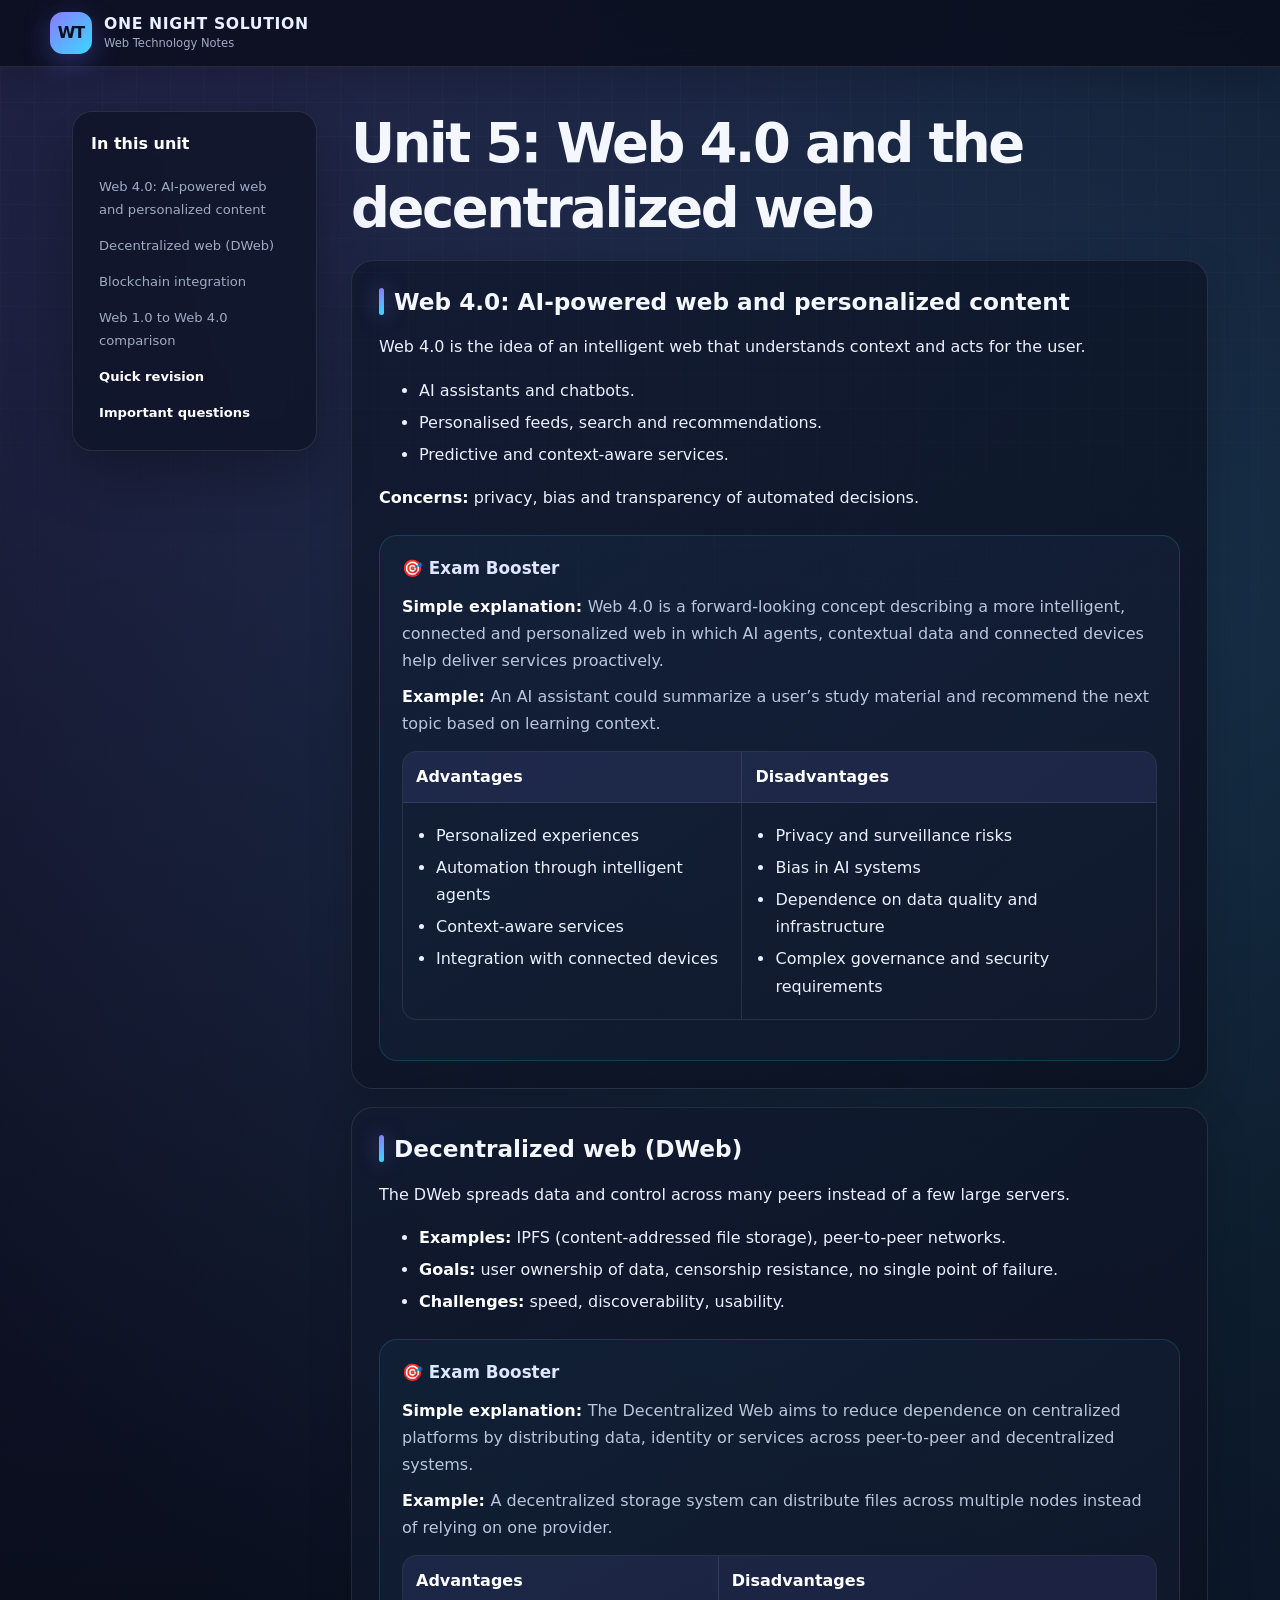
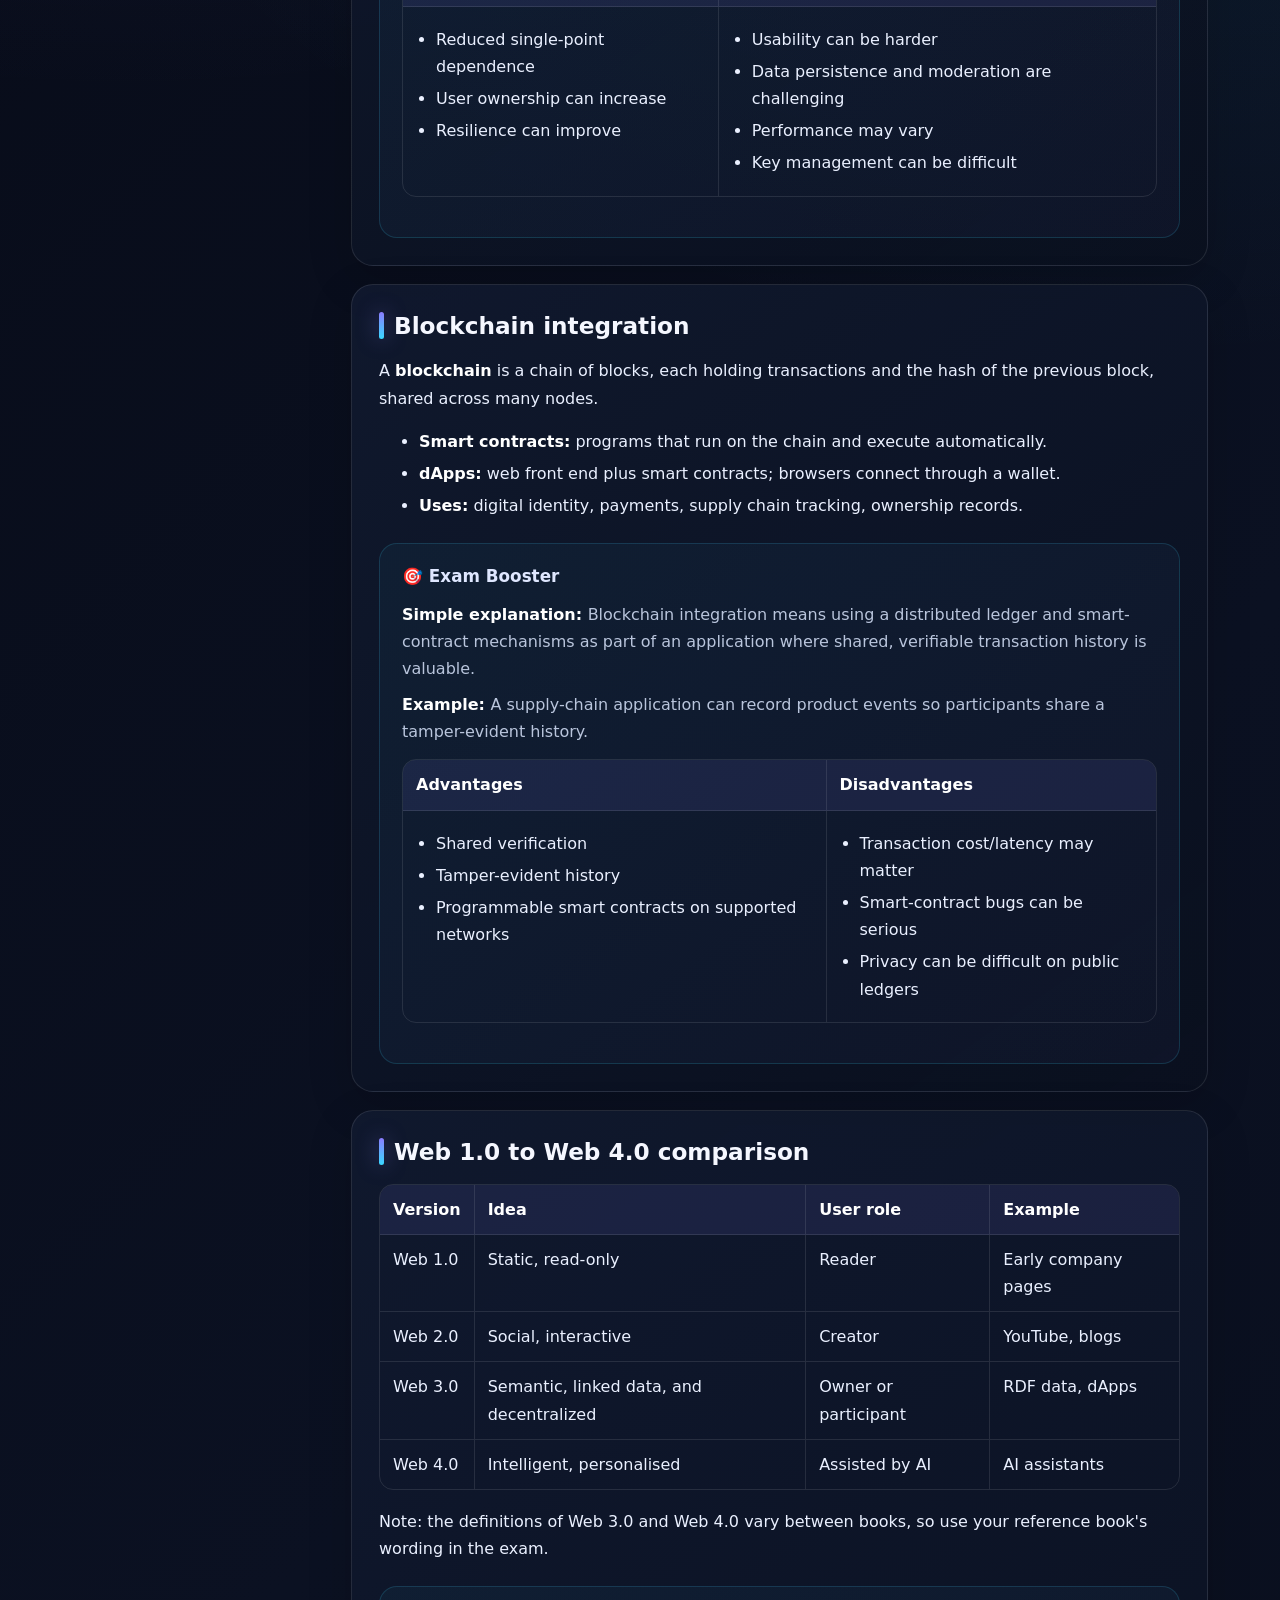
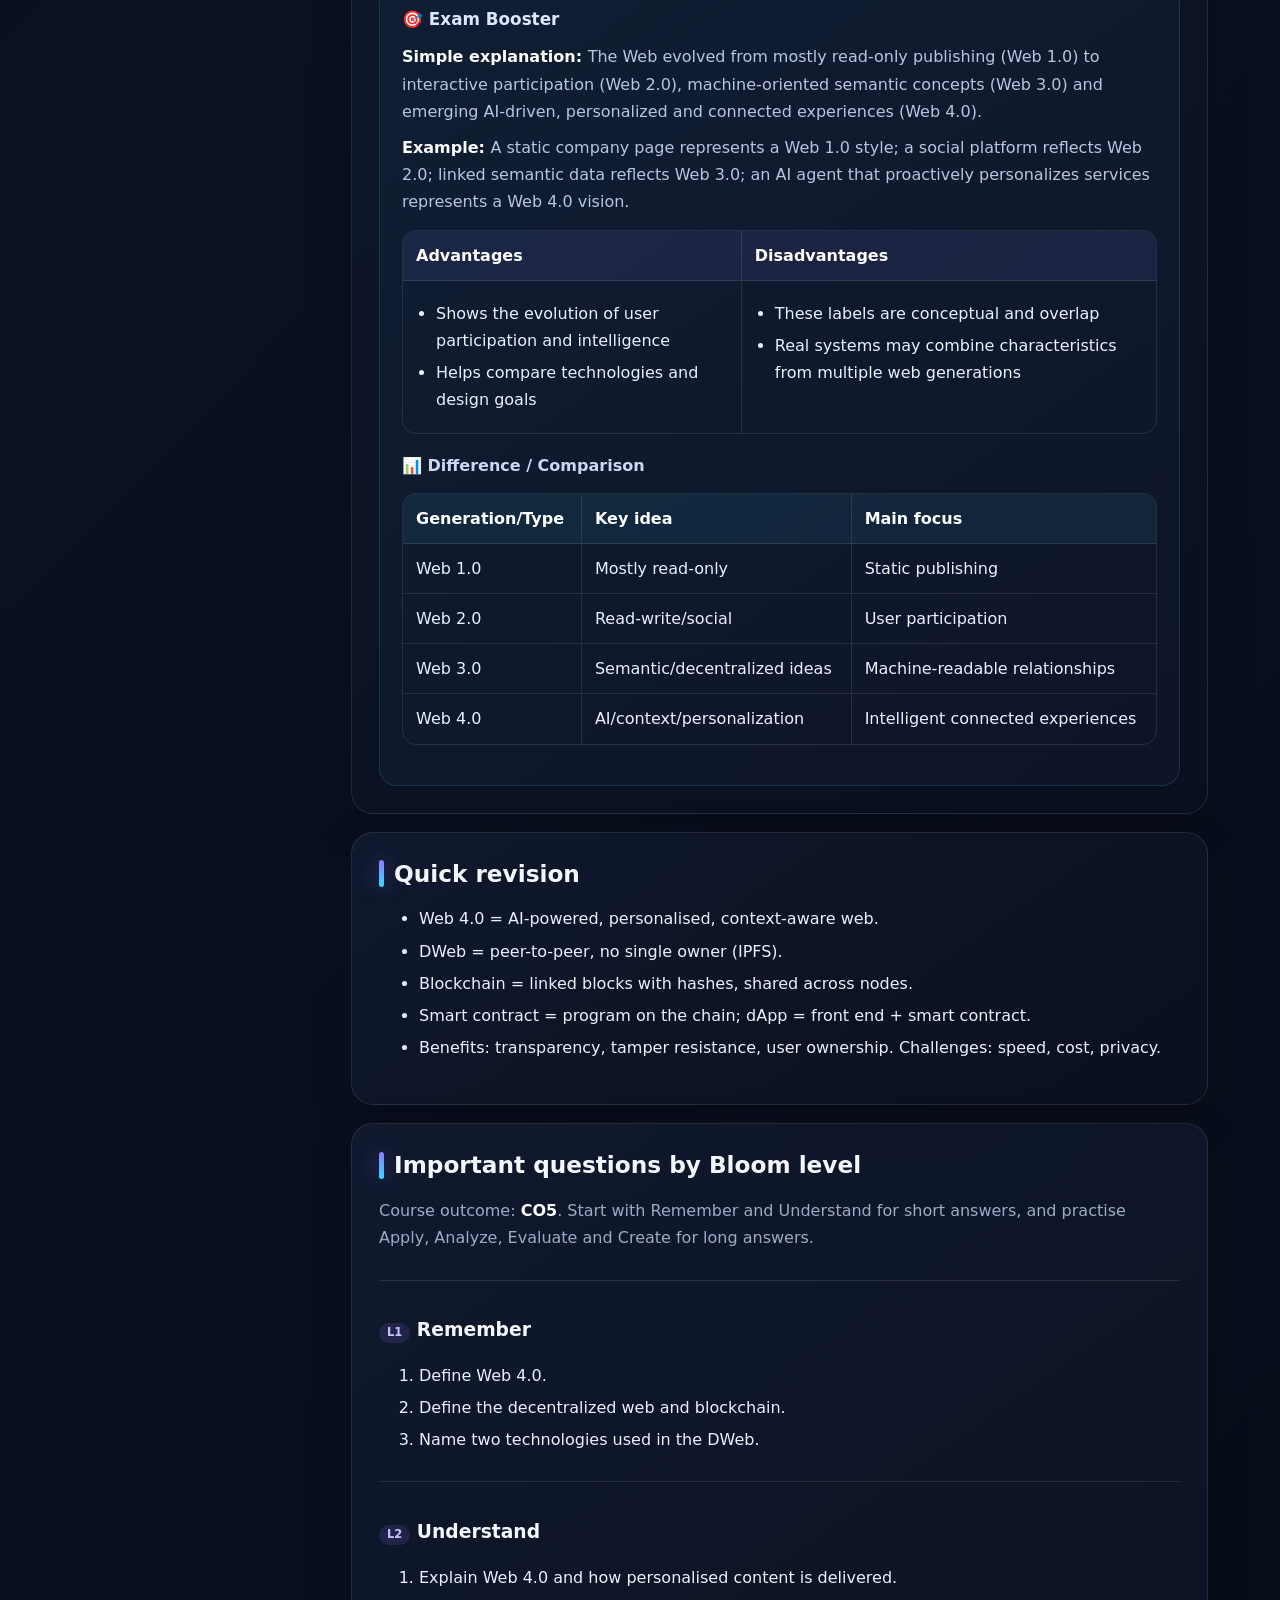
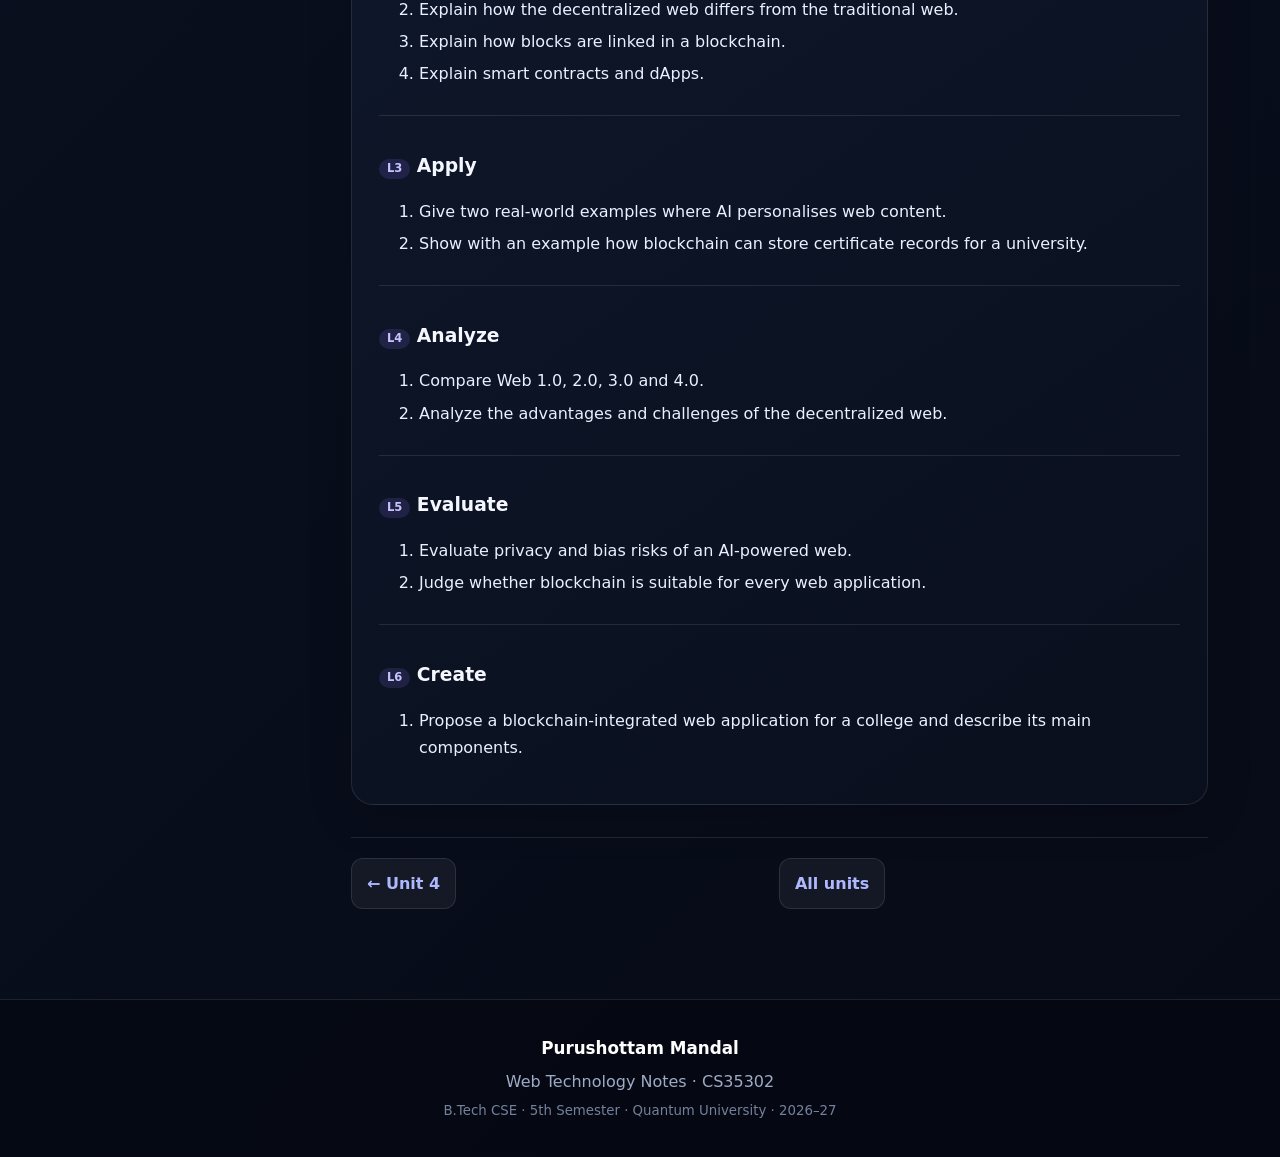
<file: unit-5.html>
<!DOCTYPE html>

<html lang="en">
<head>
<meta charset="utf-8"/>
<meta content="width=device-width, initial-scale=1" name="viewport"/>
<title>Unit 5 - Web Technology</title>
<link href="style.css" rel="stylesheet"/>
</head>
<body>
<header class="top"><div class="top-inner"><a class="brand" href="index.html"><span class="brand-mark">WT</span><span class="brand-copy"><span class="brand-name">ONE NIGHT SOLUTION</span><span class="brand-subtitle">Web Technology Notes</span></span></a></div></header>
<div class="layout"><aside class="toc"><p class="toc-title">In this unit</p><ul><li><a href="#web-4-0--ai-powered-web-and-personalized-content">Web 4.0: AI-powered web and personalized content</a></li><li><a href="#decentralized-web--dweb">Decentralized web (DWeb)</a></li><li><a href="#blockchain-integration">Blockchain integration</a></li><li><a href="#web-1-0-to-web-4-0-comparison">Web 1.0 to Web 4.0 comparison</a></li><li><a href="#quick-revision"><b>Quick revision</b></a></li><li><a href="#important-questions"><b>Important questions</b></a></li></ul></aside><main><h1>Unit 5: Web 4.0 and the decentralized web</h1><section id="web-4-0--ai-powered-web-and-personalized-content"><h2>Web 4.0: AI-powered web and personalized content</h2>
<p>Web 4.0 is the idea of an intelligent web that understands context and acts for the user.</p>
<ul>
<li>AI assistants and chatbots.</li>
<li>Personalised feeds, search and recommendations.</li>
<li>Predictive and context-aware services.</li>
</ul>
<p><b>Concerns:</b> privacy, bias and transparency of automated decisions.</p><div class="exam-booster"><h3>🎯 Exam Booster</h3><p><strong>Simple explanation: </strong>Web 4.0 is a forward-looking concept describing a more intelligent, connected and personalized web in which AI agents, contextual data and connected devices help deliver services proactively.</p><p><strong>Example: </strong>An AI assistant could summarize a user’s study material and recommend the next topic based on learning context.</p><table><tr><th>Advantages</th><th>Disadvantages</th></tr><tr><td><ul><li>Personalized experiences</li><li>Automation through intelligent agents</li><li>Context-aware services</li><li>Integration with connected devices</li></ul></td><td><ul><li>Privacy and surveillance risks</li><li>Bias in AI systems</li><li>Dependence on data quality and infrastructure</li><li>Complex governance and security requirements</li></ul></td></tr></table></div></section><section id="decentralized-web--dweb"><h2>Decentralized web (DWeb)</h2>
<p>The DWeb spreads data and control across many peers instead of a few large servers.</p>
<ul>
<li><b>Examples:</b> IPFS (content-addressed file storage), peer-to-peer networks.</li>
<li><b>Goals:</b> user ownership of data, censorship resistance, no single point of failure.</li>
<li><b>Challenges:</b> speed, discoverability, usability.</li>
</ul><div class="exam-booster"><h3>🎯 Exam Booster</h3><p><strong>Simple explanation: </strong>The Decentralized Web aims to reduce dependence on centralized platforms by distributing data, identity or services across peer-to-peer and decentralized systems.</p><p><strong>Example: </strong>A decentralized storage system can distribute files across multiple nodes instead of relying on one provider.</p><table><tr><th>Advantages</th><th>Disadvantages</th></tr><tr><td><ul><li>Reduced single-point dependence</li><li>User ownership can increase</li><li>Resilience can improve</li></ul></td><td><ul><li>Usability can be harder</li><li>Data persistence and moderation are challenging</li><li>Performance may vary</li><li>Key management can be difficult</li></ul></td></tr></table></div></section><section id="blockchain-integration"><h2>Blockchain integration</h2>
<p>A <b>blockchain</b> is a chain of blocks, each holding transactions and the hash of the previous block, shared across many nodes.</p>
<ul>
<li><b>Smart contracts:</b> programs that run on the chain and execute automatically.</li>
<li><b>dApps:</b> web front end plus smart contracts; browsers connect through a wallet.</li>
<li><b>Uses:</b> digital identity, payments, supply chain tracking, ownership records.</li>
</ul><div class="exam-booster"><h3>🎯 Exam Booster</h3><p><strong>Simple explanation: </strong>Blockchain integration means using a distributed ledger and smart-contract mechanisms as part of an application where shared, verifiable transaction history is valuable.</p><p><strong>Example: </strong>A supply-chain application can record product events so participants share a tamper-evident history.</p><table><tr><th>Advantages</th><th>Disadvantages</th></tr><tr><td><ul><li>Shared verification</li><li>Tamper-evident history</li><li>Programmable smart contracts on supported networks</li></ul></td><td><ul><li>Transaction cost/latency may matter</li><li>Smart-contract bugs can be serious</li><li>Privacy can be difficult on public ledgers</li></ul></td></tr></table></div></section><section id="web-1-0-to-web-4-0-comparison"><h2>Web 1.0 to Web 4.0 comparison</h2>
<table>
<tr><th>Version</th><th>Idea</th><th>User role</th><th>Example</th></tr>
<tr><td>Web 1.0</td><td>Static, read-only</td><td>Reader</td><td>Early company pages</td></tr>
<tr><td>Web 2.0</td><td>Social, interactive</td><td>Creator</td><td>YouTube, blogs</td></tr>
<tr><td>Web 3.0</td><td>Semantic, linked data, and decentralized</td><td>Owner or participant</td><td>RDF data, dApps</td></tr>
<tr><td>Web 4.0</td><td>Intelligent, personalised</td><td>Assisted by AI</td><td>AI assistants</td></tr>
</table>
<p>Note: the definitions of Web 3.0 and Web 4.0 vary between books, so use your reference book's wording in the exam.</p><div class="exam-booster"><h3>🎯 Exam Booster</h3><p><strong>Simple explanation: </strong>The Web evolved from mostly read-only publishing (Web 1.0) to interactive participation (Web 2.0), machine-oriented semantic concepts (Web 3.0) and emerging AI-driven, personalized and connected experiences (Web 4.0).</p><p><strong>Example: </strong>A static company page represents a Web 1.0 style; a social platform reflects Web 2.0; linked semantic data reflects Web 3.0; an AI agent that proactively personalizes services represents a Web 4.0 vision.</p><table><tr><th>Advantages</th><th>Disadvantages</th></tr><tr><td><ul><li>Shows the evolution of user participation and intelligence</li><li>Helps compare technologies and design goals</li></ul></td><td><ul><li>These labels are conceptual and overlap</li><li>Real systems may combine characteristics from multiple web generations</li></ul></td></tr></table><div class="difference-box"><h4>📊 Difference / Comparison</h4><table><tr><th>Generation/Type</th><th>Key idea</th><th>Main focus</th></tr><tr><td>Web 1.0</td><td>Mostly read-only</td><td>Static publishing</td></tr><tr><td>Web 2.0</td><td>Read-write/social</td><td>User participation</td></tr><tr><td>Web 3.0</td><td>Semantic/decentralized ideas</td><td>Machine-readable relationships</td></tr><tr><td>Web 4.0</td><td>AI/context/personalization</td><td>Intelligent connected experiences</td></tr></table></div></div></section><section id="quick-revision"><h2>Quick revision</h2><ul><li>Web 4.0 = AI-powered, personalised, context-aware web.</li><li>DWeb = peer-to-peer, no single owner (IPFS).</li><li>Blockchain = linked blocks with hashes, shared across nodes.</li><li>Smart contract = program on the chain; dApp = front end + smart contract.</li><li>Benefits: transparency, tamper resistance, user ownership. Challenges: speed, cost, privacy.</li></ul></section><section id="important-questions"><h2>Important questions by Bloom level</h2><p class="note">Course outcome: <b>CO5</b>. Start with Remember and Understand for short answers, and practise Apply, Analyze, Evaluate and Create for long answers.</p><div class="bloom"><h3><span class="tag">L1</span> Remember</h3><ol><li>Define Web 4.0.</li><li>Define the decentralized web and blockchain.</li><li>Name two technologies used in the DWeb.</li></ol></div><div class="bloom"><h3><span class="tag">L2</span> Understand</h3><ol><li>Explain Web 4.0 and how personalised content is delivered.</li><li>Explain how the decentralized web differs from the traditional web.</li><li>Explain how blocks are linked in a blockchain.</li><li>Explain smart contracts and dApps.</li></ol></div><div class="bloom"><h3><span class="tag">L3</span> Apply</h3><ol><li>Give two real-world examples where AI personalises web content.</li><li>Show with an example how blockchain can store certificate records for a university.</li></ol></div><div class="bloom"><h3><span class="tag">L4</span> Analyze</h3><ol><li>Compare Web 1.0, 2.0, 3.0 and 4.0.</li><li>Analyze the advantages and challenges of the decentralized web.</li></ol></div><div class="bloom"><h3><span class="tag">L5</span> Evaluate</h3><ol><li>Evaluate privacy and bias risks of an AI-powered web.</li><li>Judge whether blockchain is suitable for every web application.</li></ol></div><div class="bloom"><h3><span class="tag">L6</span> Create</h3><ol><li>Propose a blockchain-integrated web application for a college and describe its main components.</li></ol></div></section><nav class="pager"><a href="unit-4.html">← Unit 4</a><a href="index.html">All units</a><span></span></nav></main></div>
<footer class="foot"><strong>Purushottam Mandal</strong>Web Technology Notes · CS35302<br/><small>B.Tech CSE · 5th Semester · Quantum University · 2026–27</small></footer>
</body>
</html>
</file>
<file: style.css>
:root {
    --bg: #070b17;
    --surface: rgba(16, 24, 44, .78);
    --surface2: rgba(25, 35, 61, .72);
    --text: #eaf0ff;
    --muted: #9eabc5;
    --line: rgba(255, 255, 255, .10);
    --primary: #8b7cff;
    --secondary: #39d8ff;
    --accent: #ff79c6;
    --code: #0b1224;
    --shadow: 0 20px 60px rgba(0, 0, 0, .30);
}

* {
    box-sizing: border-box;
}

html {
    scroll-behavior: smooth;
    scroll-padding-top: 100px;
}

body {
    margin: 0;
    color: var(--text);
    font-family: Inter, ui-sans-serif, system-ui, -apple-system, "Segoe UI",
        Roboto, Arial, sans-serif;
    line-height: 1.7;
    background:
        radial-gradient(circle at 10% 0%, rgba(139, 124, 255, .20), transparent 28%),
        radial-gradient(circle at 90% 10%, rgba(57, 216, 255, .14), transparent 25%),
        linear-gradient(135deg, #060914, #0b1122 48%, #070b17);
    min-height: 100vh;
}

body:before {
    content: "";
    position: fixed;
    inset: 0;
    pointer-events: none;
    background-image:
        linear-gradient(rgba(255, 255, 255, .025) 1px, transparent 1px),
        linear-gradient(90deg, rgba(255, 255, 255, .025) 1px, transparent 1px);
    background-size: 34px 34px;
    mask-image: linear-gradient(to bottom, black, transparent 90%);
}

a {
    color: #aeb8ff;
    text-underline-offset: 4px;
}

a:hover {
    color: #fff;
}


/* ========================================
   HEADER
======================================== */

.top {
    position: sticky;
    top: 0;
    z-index: 50;
    padding: 12px 20px;
    background: rgba(7, 11, 23, .72);
    backdrop-filter: blur(18px);
    -webkit-backdrop-filter: blur(18px);
    border-bottom: 1px solid var(--line);
    box-shadow: 0 10px 35px rgba(0, 0, 0, .18);
}

.top-inner {
    max-width: 1180px;
    margin: auto;
    display: flex;
    align-items: center;
    justify-content: space-between;
    gap: 18px;
}


/* ========================================
   BRAND
======================================== */

.brand {
    display: flex;
    align-items: center;
    gap: 12px;
    text-decoration: none;
    color: var(--text);
    min-width: 0;
}


/* FIXED LOGO */

.site-logo {
    width: 48px;
    height: 48px;
    max-width: 48px;
    max-height: 48px;
    object-fit: contain;
    display: block;
    flex-shrink: 0;

    /* IMPORTANT */
    position: static;
}


/* Keep this for pages that still use PM instead of logo.png */

.brand-mark {
    width: 42px;
    height: 42px;
    border-radius: 13px;
    display: grid;
    place-items: center;
    font-weight: 900;
    letter-spacing: -1px;
    background: linear-gradient(135deg, var(--primary), var(--secondary));
    color: #07101d;
    box-shadow: 0 8px 28px rgba(99, 104, 255, .35);
    flex-shrink: 0;
}

.brand-copy {
    display: flex;
    flex-direction: column;
    line-height: 1.15;
    min-width: 0;
}

.brand-name {
    font-weight: 850;
    letter-spacing: .04em;
    font-size: .98rem;
}

.brand-subtitle {
    font-size: .72rem;
    color: var(--muted);
    margin-top: 4px;
}


/* ========================================
   GENERAL IMAGES
======================================== */

img {
    max-width: 100%;
}


/* ========================================
   BREADCRUMBS
======================================== */

.crumbs {
    max-width: 1180px;
    margin: 0 auto;
    font-size: .86rem;
    color: var(--muted);
}

.crumbs a {
    text-decoration: none;
}

.crumbs .sep {
    margin: 0 8px;
    color: #65718c;
}

.crumbs span:last-child {
    color: #dce5ff;
    font-weight: 700;
}


/* ========================================
   HEADINGS
======================================== */

h1,
h2,
h3 {
    color: #f5f7ff;
    line-height: 1.2;
}

h1 {
    font-size: clamp(2rem, 5vw, 3.4rem);
    letter-spacing: -.045em;
    margin: 0 0 10px;
}

h2 {
    font-size: 1.45rem;
    margin: 0 0 18px;
    display: flex;
    align-items: center;
    gap: 10px;
}

h2:before {
    content: "";
    width: 5px;
    height: 27px;
    border-radius: 8px;
    background: linear-gradient(var(--primary), var(--secondary));
    box-shadow: 0 0 20px rgba(139, 124, 255, .5);
}


/* ========================================
   TEXT
======================================== */

.lead {
    color: var(--muted);
    font-size: 1.05rem;
}


/* ========================================
   MAIN CONTAINERS
======================================== */

.solo {
    max-width: 1120px;
    margin: 0 auto;
    padding: 70px 22px 60px;
}

.solo > h1 {
    max-width: 850px;
}

.layout {
    max-width: 1180px;
    margin: 0 auto;
    padding: 44px 22px 70px;
    display: grid;
    grid-template-columns: 245px minmax(0, 1fr);
    gap: 34px;
}

.layout main {
    min-width: 0;
}


/* ========================================
   HERO
======================================== */

.hero {
    padding: 42px;
    border: 1px solid var(--line);
    border-radius: 28px;
    background:
        linear-gradient(
            145deg,
            rgba(22, 31, 57, .9),
            rgba(11, 17, 33, .72)
        );
    box-shadow: var(--shadow);
    position: relative;
    overflow: hidden;
    margin-bottom: 30px;
}

.hero:after {
    content: "";
    position: absolute;
    width: 280px;
    height: 280px;
    border-radius: 50%;
    right: -90px;
    top: -120px;
    background:
        radial-gradient(
            circle,
            rgba(57, 216, 255, .22),
            transparent 70%
        );
}

.badge {
    display: inline-flex;
    padding: 7px 12px;
    border: 1px solid rgba(139, 124, 255, .35);
    border-radius: 999px;
    color: #c9c4ff;
    background: rgba(139, 124, 255, .10);
    font-size: .75rem;
    font-weight: 800;
    letter-spacing: .08em;
}

.hero-author {
    margin-top: 22px;
    color: #bac5dc;
}

.hero-author strong {
    color: #fff;
}

.hero-info {
    display: flex;
    flex-wrap: wrap;
    gap: 9px;
    margin-top: 20px;
}

.hero-info span {
    padding: 8px 12px;
    border-radius: 999px;
    background: rgba(255, 255, 255, .055);
    border: 1px solid var(--line);
    font-size: .8rem;
    color: #cbd4e8;
}


/* ========================================
   SUBJECTS / UNITS
======================================== */

.subjects,
.units {
    list-style: none;
    margin: 24px 0 0;
    padding: 0;
    display: grid;
    gap: 15px;
}

.subjects li,
.unit-row {
    border: 1px solid var(--line);
    border-radius: 20px;
    background:
        linear-gradient(
            145deg,
            rgba(22, 31, 57, .82),
            rgba(13, 19, 36, .78)
        );
    box-shadow: 0 10px 35px rgba(0, 0, 0, .16);
    transition: .25s ease;
    overflow: hidden;
}

.subjects li:hover,
.unit-row:hover {
    transform: translateY(-4px);
    border-color: rgba(139, 124, 255, .45);
    box-shadow:
        0 18px 45px rgba(0, 0, 0, .25),
        0 0 0 1px rgba(139, 124, 255, .08);
}

.subjects a,
.unit-link {
    display: block;
    padding: 23px;
    text-decoration: none;
    color: #fff;
}

.s-name {
    display: block;
    font-size: 1.35rem;
    font-weight: 800;
    letter-spacing: -.02em;
}

.s-meta {
    display: block;
    color: var(--muted);
    font-size: .88rem;
    margin-top: 5px;
}

.unit-link {
    font-size: 1.22rem;
    font-weight: 800;
    background: linear-gradient(90deg, #fff, #aeb8ff);
    -webkit-background-clip: text;
    background-clip: text;
    color: transparent;
}

.topic-list {
    margin: 0 23px 23px;
    padding-left: 20px;
    color: var(--muted);
    font-size: .9rem;
}

.topic-list li {
    margin: 4px 0;
}


/* ========================================
   TABLE OF CONTENTS
======================================== */

.toc {
    position: sticky;
    top: 88px;
    align-self: start;
    max-height: calc(100vh - 110px);
    overflow: auto;
    padding: 18px;
    border: 1px solid var(--line);
    border-radius: 20px;
    background: rgba(13, 19, 36, .72);
    box-shadow: var(--shadow);
    backdrop-filter: blur(15px);
}

.toc-title {
    margin: 0 0 12px;
    font-weight: 850;
    color: #fff;
}

.toc ul {
    list-style: none;
    margin: 0;
    padding: 0;
}

.toc a {
    display: block;
    padding: 7px 8px;
    border-radius: 9px;
    color: var(--muted);
    text-decoration: none;
    font-size: .82rem;
}

.toc a:hover {
    background: rgba(139, 124, 255, .10);
    color: #fff;
}


/* ========================================
   CONTENT
======================================== */

.content-card,
section {
    background:
        linear-gradient(
            145deg,
            rgba(17, 26, 48, .86),
            rgba(10, 16, 30, .82)
        );
    border: 1px solid var(--line);
    border-radius: 22px;
    padding: 27px;
    margin: 18px 0;
    box-shadow: 0 14px 45px rgba(0, 0, 0, .16);
}

section p {
    max-width: 80ch;
}

section ul,
section ol {
    max-width: 80ch;
}

section li {
    margin-bottom: 5px;
}

b,
strong {
    color: #fff;
}


/* ========================================
   CODE
======================================== */

code {
    font-family: "JetBrains Mono", Consolas, monospace;
    font-size: .9em;
    background: rgba(139, 124, 255, .10);
    color: #d9d4ff;
    padding: 3px 7px;
    border-radius: 7px;
}

pre {
    background: var(--code);
    border: 1px solid var(--line);
    border-radius: 16px;
    padding: 18px;
    overflow: auto;
    box-shadow: inset 0 1px 0 rgba(255, 255, 255, .03);
}

pre code {
    background: none;
    padding: 0;
    color: #d9e5ff;
}


/* ========================================
   TABLES
======================================== */

.table-wrap {
    overflow: auto;
}

table {
    border-collapse: separate;
    border-spacing: 0;
    width: 100%;
    margin: 0 0 18px;
    overflow: hidden;
    border: 1px solid var(--line);
    border-radius: 14px;
}

th,
td {
    border-bottom: 1px solid var(--line);
    border-right: 1px solid var(--line);
    padding: 11px 13px;
    text-align: left;
    vertical-align: top;
}

th {
    background: rgba(139, 124, 255, .10);
    color: #fff;
}

tr:last-child td {
    border-bottom: 0;
}

td:last-child,
th:last-child {
    border-right: 0;
}


/* ========================================
   PAGINATION
======================================== */

.pager {
    display: flex;
    justify-content: space-between;
    gap: 12px;
    margin-top: 32px;
    padding-top: 20px;
    border-top: 1px solid var(--line);
}

.pager a {
    padding: 11px 15px;
    border-radius: 12px;
    background: rgba(255, 255, 255, .05);
    border: 1px solid var(--line);
    text-decoration: none;
    font-weight: 800;
}


/* ========================================
   FOOTER
======================================== */

.foot {
    margin-top: 20px;
    padding: 34px 20px;
    text-align: center;
    border-top: 1px solid var(--line);
    background: rgba(5, 8, 17, .72);
    color: var(--muted);
}

.foot strong {
    display: block;
    color: #fff;
    font-size: 1.05rem;
    margin-bottom: 5px;
}

.foot small {
    display: block;
    margin-top: 5px;
    color: #74819b;
}


/* ========================================
   BLOOM LEVEL
======================================== */

.bloom {
    margin-top: 28px;
    padding-top: 20px;
    border-top: 1px solid var(--line);
}

.bloom .tag {
    display: inline-block;
    padding: 3px 8px;
    border-radius: 999px;
    background: rgba(139, 124, 255, .15);
    color: #c8c2ff;
    font-size: .72rem;
    font-weight: 800;
}

.note {
    color: var(--muted);
}


/* ========================================
   EXAM BOOSTER
======================================== */

.exam-booster {
    margin-top: 24px;
    padding: 22px;
    border: 1px solid rgba(57, 216, 255, .16);
    border-radius: 18px;
    background:
        linear-gradient(
            145deg,
            rgba(57, 216, 255, .045),
            rgba(139, 124, 255, .045)
        );
}

.exam-booster h3 {
    margin: 0 0 14px;
    font-size: 1.05rem;
    color: #dfe7ff;
}

.exam-booster h4 {
    margin: 18px 0 10px;
    color: #cdd7f0;
}

.exam-booster p {
    margin: 9px 0;
    color: #b9c5dc;
}

.exam-booster ul {
    margin: 8px 0;
    padding-left: 20px;
}

.exam-booster table {
    margin-top: 14px;
}


/* ========================================
   DIFFERENCE BOX
======================================== */

.difference-box {
    margin-top: 10px;
}

.difference-box table {
    width: 100%;
}

.difference-box th {
    background: rgba(57, 216, 255, .08);
}


/* ========================================
   PDF FRAME
======================================== */

.pdf-frame {
    width: 100%;
    height: 700px;
    border: 1px solid var(--line);
    border-radius: 16px;
    overflow: hidden;
    background: var(--code);
}


/* ========================================
   RESPONSIVE
======================================== */

@media (max-width: 850px) {

    .top-inner {
        align-items: flex-start;
    }

    .layout {
        grid-template-columns: 1fr;
        padding-top: 25px;
    }

    .toc {
        position: static;
        max-height: none;
    }

    .hero {
        padding: 28px;
    }

    .pdf-frame {
        height: 560px;
    }

    .solo {
        padding-top: 45px;
    }
}


@media (max-width: 560px) {

    .top {
        padding: 10px 12px;
    }

    .top-inner {
        width: 100%;
    }

    .site-logo {
        width: 42px;
        height: 42px;
        min-width: 42px;
        min-height: 42px;
        max-width: 42px;
        max-height: 42px;
    }

    .brand-mark {
        width: 38px;
        height: 38px;
    }

    .brand-name {
        font-size: .85rem;
    }

    .brand-subtitle {
        font-size: .68rem;
    }

    .crumbs {
        font-size: .78rem;
    }

    .layout,
    .solo {
        padding-left: 14px;
        padding-right: 14px;
    }

    .content-card,
    section {
        padding: 20px;
        border-radius: 17px;
    }

    .hero {
        border-radius: 20px;
    }

    .pdf-frame {
        height: 450px;
    }

    .pager {
        flex-direction: column;
    }

    .pager a {
        text-align: center;
    }
}


/* ========================================
   REDUCED MOTION
======================================== */

@media (prefers-reduced-motion: reduce) {

    * {
        scroll-behavior: auto !important;
        transition: none !important;
    }
}
/* =========================================
   TOPIC VISUAL CARD
========================================= */

.topic-visual {
    margin: 22px 0 28px;
    border: 1px solid var(--line);
    border-radius: 20px;
    overflow: hidden;
    background:
        linear-gradient(
            145deg,
            rgba(139,124,255,.10),
            rgba(57,216,255,.05)
        );
    box-shadow: 0 15px 40px rgba(0,0,0,.20);
}

.topic-visual img {
    width: 100%;
    max-height: 330px;
    display: block;
    object-fit: cover;
}

.topic-caption {
    padding: 13px 17px;
    color: var(--muted);
    font-size: .85rem;
    border-top: 1px solid var(--line);
}


/* =========================================
   TOPIC INTRO BOX
========================================= */

.topic-intro {
    margin: 20px 0;
    padding: 20px;
    border-radius: 18px;
    border: 1px solid rgba(139,124,255,.20);
    background:
        linear-gradient(
            135deg,
            rgba(139,124,255,.08),
            rgba(57,216,255,.05)
        );
}

.topic-intro-title {
    margin: 0 0 8px;
    font-size: 1rem;
    font-weight: 850;
    color: #ffffff;
}

.topic-intro p {
    margin: 0;
    color: var(--muted);
}


/* =========================================
   HOW IT WORKS
========================================= */

.flow-diagram {
    display: flex;
    align-items: center;
    justify-content: center;
    flex-wrap: wrap;
    gap: 10px;
    margin: 25px 0;
}

.flow-box {
    min-width: 135px;
    padding: 15px;
    text-align: center;
    border-radius: 15px;
    border: 1px solid var(--line);
    background: rgba(255,255,255,.045);
    color: #ffffff;
    font-weight: 750;
    box-shadow: 0 8px 25px rgba(0,0,0,.15);
}

.flow-box small {
    display: block;
    margin-top: 4px;
    color: var(--muted);
    font-weight: 500;
}

.flow-arrow {
    font-size: 1.5rem;
    color: var(--secondary);
    font-weight: 900;
}


/* =========================================
   ADVANTAGE / DISADVANTAGE CARDS
========================================= */

.pros-cons {
    display: grid;
    grid-template-columns: 1fr 1fr;
    gap: 15px;
    margin: 25px 0;
}

.pros,
.cons {
    padding: 20px;
    border-radius: 18px;
    border: 1px solid var(--line);
}

.pros {
    background: rgba(57,216,255,.055);
}

.cons {
    background: rgba(255,121,198,.055);
}

.pros h3,
.cons h3 {
    margin-top: 0;
    font-size: 1rem;
}

.pros ul,
.cons ul {
    margin-bottom: 0;
}


/* =========================================
   REAL LIFE EXAMPLE
========================================= */

.real-example {
    margin: 24px 0;
    padding: 20px;
    border-radius: 18px;
    border-left: 4px solid var(--secondary);
    background: rgba(57,216,255,.055);
}

.real-example h3 {
    margin: 0 0 8px;
    color: #ffffff;
}

.real-example p {
    margin: 0;
    color: var(--muted);
}


/* =========================================
   MEMORY TRICK
========================================= */

.memory-trick {
    margin: 24px 0;
    padding: 20px;
    border-radius: 18px;
    border: 1px solid rgba(255,121,198,.20);
    background:
        linear-gradient(
            135deg,
            rgba(255,121,198,.07),
            rgba(139,124,255,.06)
        );
}

.memory-trick h3 {
    margin: 0 0 8px;
    color: #ffd7ee;
}

.memory-trick p {
    margin: 0;
    color: var(--muted);
}


/* =========================================
   TOPIC TAGS
========================================= */

.topic-tags {
    display: flex;
    flex-wrap: wrap;
    gap: 8px;
    margin: 18px 0;
}

.topic-tag {
    padding: 6px 11px;
    border-radius: 999px;
    border: 1px solid var(--line);
    background: rgba(255,255,255,.045);
    color: #cdd7f0;
    font-size: .75rem;
    font-weight: 750;
}


/* =========================================
   IMPORTANT POINTS
========================================= */

.key-points {
    margin: 24px 0;
    padding: 20px;
    border-radius: 18px;
    background: rgba(139,124,255,.055);
    border: 1px solid rgba(139,124,255,.18);
}

.key-points h3 {
    margin: 0 0 12px;
}

.key-points li {
    margin-bottom: 7px;
}


/* =========================================
   MOBILE
========================================= */

@media (max-width: 650px) {

    .pros-cons {
        grid-template-columns: 1fr;
    }

    .topic-visual img {
        max-height: 240px;
    }

    .flow-diagram {
        flex-direction: column;
    }

    .flow-arrow {
        transform: rotate(90deg);
    }

    .flow-box {
        width: 100%;
    }
}
/* =========================================
   MODERN UNIT CARD DESIGN
========================================= */

.section-heading {
    margin: 45px 0 25px;
}

.section-heading h2 {
    margin: 5px 0;
}

.section-heading h2:before {
    display: none;
}

.section-heading p {
    color: var(--muted);
    max-width: 720px;
    margin: 8px 0 0;
}

.mini-label {
    color: var(--secondary);
    font-size: .72rem;
    font-weight: 900;
    letter-spacing: .15em;
}


/* UNIT GRID */

.unit-grid {
    display: grid;
    grid-template-columns: repeat(2, minmax(0, 1fr));
    gap: 22px;
}


/* UNIT CARD */

.unit-card {
    position: relative;
    overflow: hidden;
    border-radius: 24px;
    border: 1px solid var(--line);
    background:
        linear-gradient(
            145deg,
            rgba(22,31,57,.94),
            rgba(10,16,30,.90)
        );
    box-shadow:
        0 18px 50px rgba(0,0,0,.20);

    transition:
        transform .3s ease,
        border-color .3s ease,
        box-shadow .3s ease;
}

.unit-card:hover {
    transform: translateY(-8px);
    border-color: rgba(139,124,255,.55);

    box-shadow:
        0 25px 70px rgba(0,0,0,.35),
        0 0 35px rgba(139,124,255,.08);
}


/* IMAGE */

.unit-image {
    position: relative;
    height: 210px;
    overflow: hidden;
    background: #10182d;
}

.unit-image img {
    width: 100%;
    height: 100%;
    display: block;

    object-fit: cover;

    transition:
        transform .5s ease,
        filter .5s ease;
}

.unit-card:hover .unit-image img {
    transform: scale(1.08);
    filter: brightness(1.08);
}


/* IMAGE OVERLAY */

.unit-image:after {
    content: "";

    position: absolute;
    inset: 0;

    background:
        linear-gradient(
            to top,
            rgba(5,8,17,.90),
            rgba(5,8,17,.05) 65%
        );

    pointer-events: none;
}


/* UNIT NUMBER */

.unit-number {
    position: absolute;

    left: 17px;
    bottom: 16px;

    z-index: 2;

    padding: 7px 12px;

    border-radius: 999px;

    background: rgba(7,11,23,.78);

    border: 1px solid rgba(255,255,255,.14);

    color: #fff;

    font-size: .72rem;

    font-weight: 900;

    letter-spacing: .10em;

    backdrop-filter: blur(10px);
}


/* CONTENT */

.unit-content {
    padding: 24px;
}

.unit-label {
    color: var(--secondary);

    font-size: .70rem;

    font-weight: 900;

    letter-spacing: .12em;
}

.unit-content h3 {
    margin: 8px 0 9px;

    font-size: 1.45rem;

    letter-spacing: -.025em;
}

.unit-content p {
    color: var(--muted);

    margin: 0;

    font-size: .92rem;

    line-height: 1.65;
}


/* STATS */

.unit-stats {
    display: flex;
    flex-wrap: wrap;

    gap: 8px;

    margin-top: 17px;
}

.unit-stats span {
    padding: 6px 10px;

    border-radius: 999px;

    background: rgba(255,255,255,.045);

    border: 1px solid var(--line);

    color: #cbd4e8;

    font-size: .72rem;
}


/* TOPIC TAGS */

.topic-preview {
    display: flex;

    flex-wrap: wrap;

    gap: 7px;

    margin-top: 16px;
}

.topic-preview span {
    padding: 5px 9px;

    border-radius: 8px;

    background: rgba(139,124,255,.08);

    border: 1px solid rgba(139,124,255,.14);

    color: #bfc7ff;

    font-size: .72rem;
}


/* BUTTON */

.unit-button {
    display: flex;

    align-items: center;

    justify-content: space-between;

    margin-top: 20px;

    padding: 12px 15px;

    border-radius: 13px;

    text-decoration: none;

    color: #fff;

    font-size: .85rem;

    font-weight: 800;

    background:
        linear-gradient(
            135deg,
            rgba(139,124,255,.22),
            rgba(57,216,255,.12)
        );

    border: 1px solid rgba(139,124,255,.25);

    transition: .25s ease;
}

.unit-button span {
    font-size: 1.2rem;

    transition: transform .25s ease;
}

.unit-button:hover {
    color: #fff;

    background:
        linear-gradient(
            135deg,
            rgba(139,124,255,.38),
            rgba(57,216,255,.20)
        );

    border-color: rgba(139,124,255,.55);
}

.unit-button:hover span {
    transform: translateX(5px);
}


/* =========================================
   STUDY FEATURES
========================================= */

.study-features {
    display: grid;

    grid-template-columns:
        repeat(4, minmax(0, 1fr));

    gap: 14px;

    margin-top: 40px;
}

.feature-card {
    padding: 22px;

    border-radius: 18px;

    border: 1px solid var(--line);

    background:
        linear-gradient(
            145deg,
            rgba(20,29,52,.72),
            rgba(10,16,30,.68)
        );

    transition: .25s ease;
}

.feature-card:hover {
    transform: translateY(-5px);

    border-color:
        rgba(57,216,255,.30);
}

.feature-icon {
    width: 45px;
    height: 45px;

    display: grid;
    place-items: center;

    border-radius: 13px;

    background:
        rgba(139,124,255,.10);

    border:
        1px solid rgba(139,124,255,.18);

    font-size: 1.25rem;

    margin-bottom: 15px;
}

.feature-card h3 {
    margin: 0 0 7px;

    font-size: 1rem;
}

.feature-card p {
    margin: 0;

    color: var(--muted);

    font-size: .82rem;

    line-height: 1.6;
}


/* =========================================
   RESPONSIVE
========================================= */

@media(max-width:900px) {

    .unit-grid {
        grid-template-columns: 1fr;
    }

    .study-features {
        grid-template-columns:
            repeat(2, minmax(0, 1fr));
    }

}


@media(max-width:560px) {

    .unit-image {
        height: 180px;
    }

    .unit-content {
        padding: 19px;
    }

    .unit-content h3 {
        font-size: 1.25rem;
    }

    .study-features {
        grid-template-columns: 1fr;
    }

}
</file>
